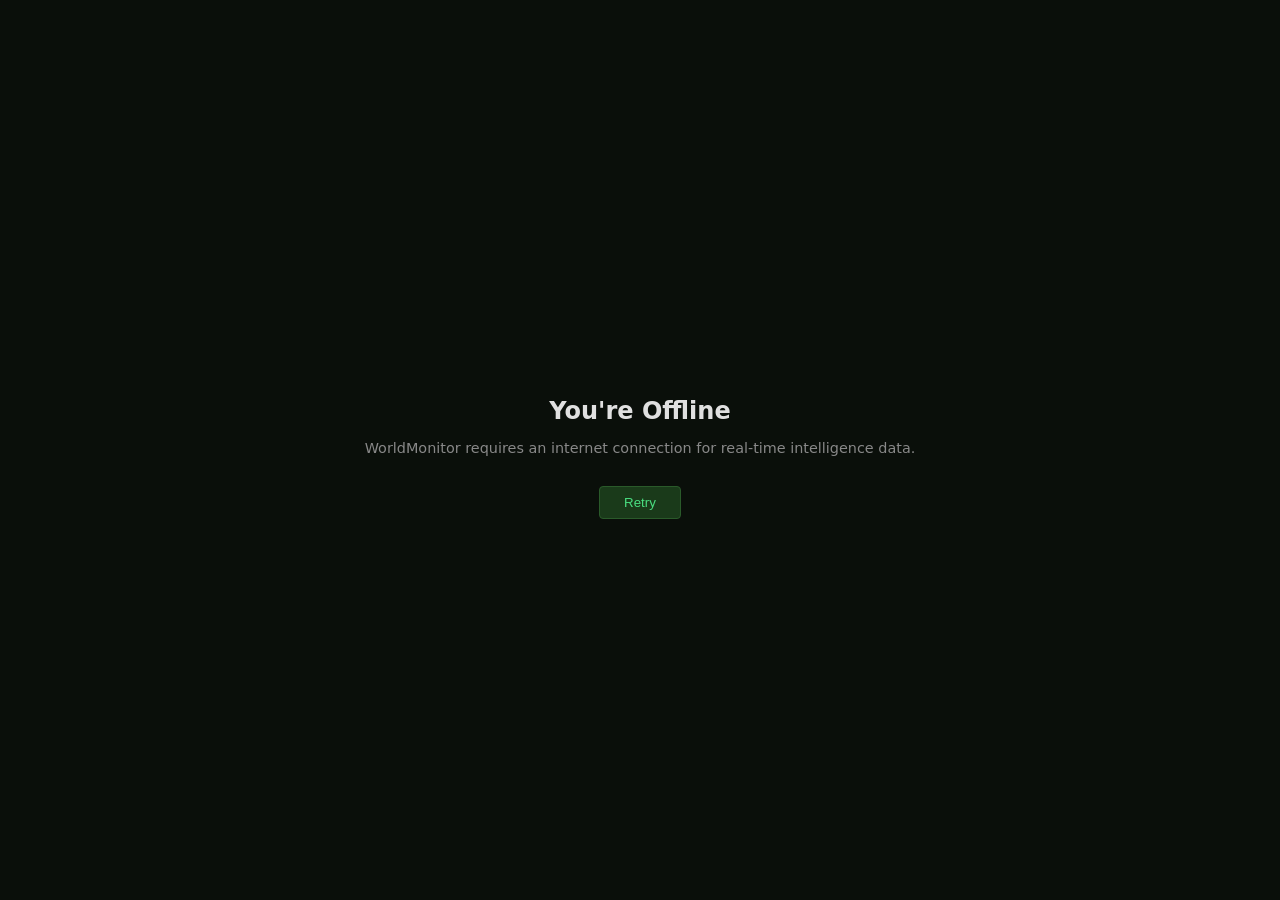
<file: offline.html>
<!DOCTYPE html>
<html lang="en">
<head>
  <meta charset="UTF-8">
  <meta name="viewport" content="width=device-width, initial-scale=1.0">
  <title>WorldMonitor - Offline</title>
  <style>
    body { background: #0a0f0a; color: #e0e0e0; font-family: system-ui;
           display: flex; align-items: center; justify-content: center;
           min-height: 100vh; margin: 0; }
    .c { text-align: center; padding: 2rem; }
    h1 { font-size: 1.5rem; margin-bottom: 0.5rem; }
    p { color: #888; font-size: 0.9rem; }
    button { margin-top: 1rem; padding: 0.5rem 1.5rem; background: #1a3a1a;
             color: #4ade80; border: 1px solid #2a5a2a; border-radius: 4px;
             cursor: pointer; }
  </style>
</head>
<body>
  <div class="c">
    <h1>You're Offline</h1>
    <p>WorldMonitor requires an internet connection for real-time intelligence data.</p>
    <button onclick="location.reload()">Retry</button>
  </div>
</body>
</html>
</file>
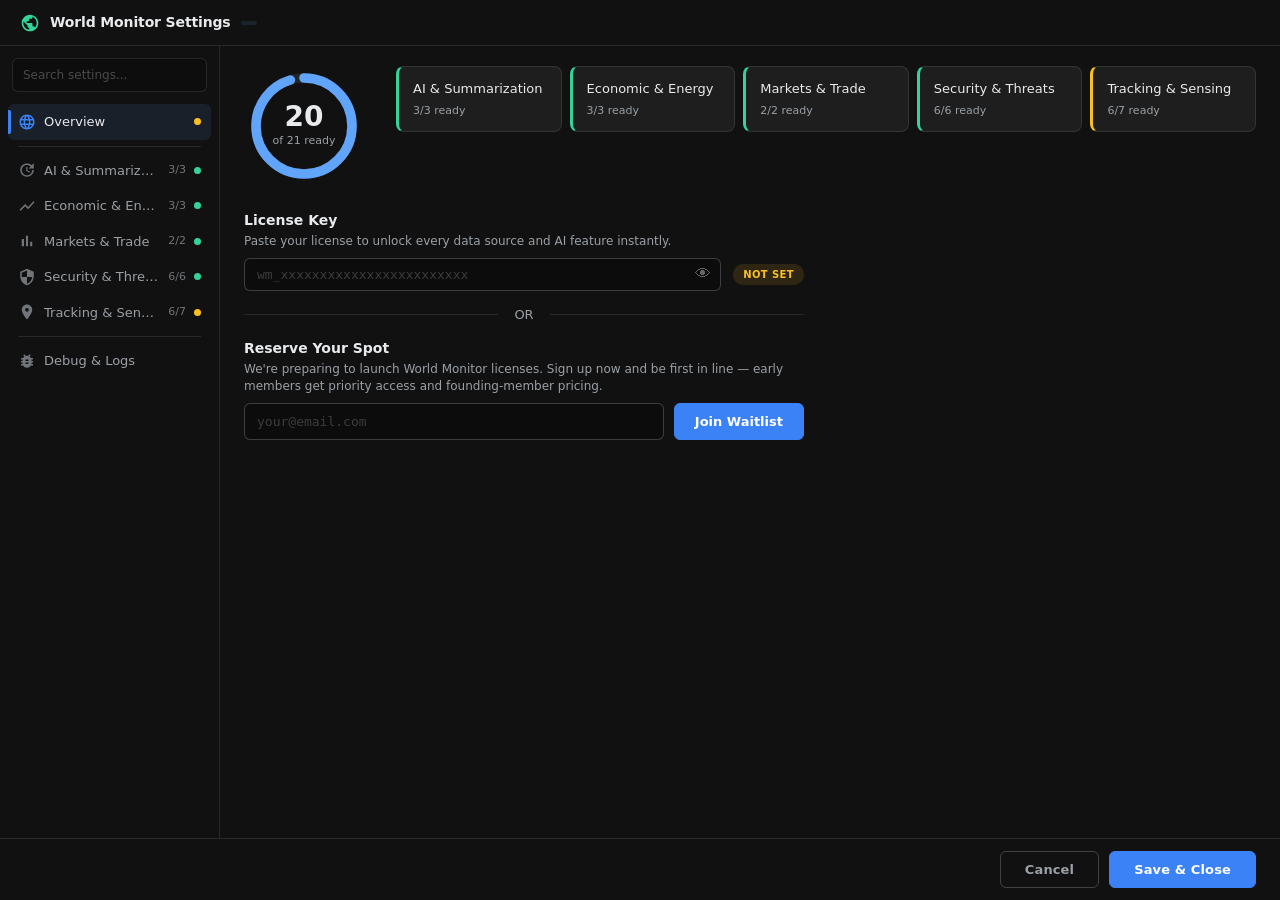
<file: settings.html>
<!doctype html>
<html lang="en">
  <head>
    <meta charset="UTF-8" />
    <meta name="viewport" content="width=device-width, initial-scale=1.0" />
    <title>World Monitor - Real-Time Global Intelligence Dashboard</title>
    <script>(function(){try{var t=localStorage.getItem('worldmonitor-theme');if(t==='light')document.documentElement.dataset.theme='light';}catch(e){}document.documentElement.classList.add('no-transition');})()</script>
    <style>.settings-shell{height:100vh;display:flex;flex-direction:column}.settings-main{display:flex;flex:1;min-height:0}.settings-sidebar{width:220px;flex-shrink:0;border-right:1px solid rgba(255,255,255,0.08);display:flex;flex-direction:column}.settings-content{flex:1;overflow-y:auto;padding:20px 24px}</style>
    <script type="module" crossorigin src="/assets/settings-5iaAvNZ4.js"></script>
    <link rel="modulepreload" crossorigin href="/assets/modulepreload-polyfill-B5Qt9EMX.js">
    <link rel="modulepreload" crossorigin href="/assets/deck-stack-BPZ27_H4.js">
    <link rel="modulepreload" crossorigin href="/assets/d3-XmIvo93E.js">
    <link rel="modulepreload" crossorigin href="/assets/i18n-VWbTNjcU.js">
    <link rel="modulepreload" crossorigin href="/assets/panels-D79YQY46.js">
    <link rel="stylesheet" crossorigin href="/assets/settings-C5sylMvC.css">
    <link rel="stylesheet" crossorigin href="/assets/main-DOfrdYex.css">
  <link rel="manifest" href="/manifest.webmanifest"></head>
  <body style="background:#1a1c1e;color:#e8eaed;margin:0">
    <div class="settings-shell">
      <div class="settings-header">
        <svg class="settings-header-icon" viewBox="0 0 24 24" width="20" height="20"><path fill="currentColor" d="M12 2C6.48 2 2 6.48 2 12s4.48 10 10 10 10-4.48 10-10S17.52 2 12 2zm-1 17.93c-3.95-.49-7-3.85-7-7.93 0-.62.08-1.21.21-1.79L9 15v1c0 1.1.9 2 2 2v1.93zm6.9-2.54c-.26-.81-1-1.39-1.9-1.39h-1v-3c0-.55-.45-1-1-1H8v-2h2c.55 0 1-.45 1-1V7h2c1.1 0 2-.9 2-2v-.41c2.93 1.19 5 4.06 5 7.41 0 2.08-.8 3.97-2.1 5.39z"/></svg>
        <span class="settings-header-title">World Monitor Settings</span>
        <span class="settings-header-badge" id="versionBadge"></span>
      </div>
      <div class="settings-main">
        <div class="settings-sidebar">
          <div class="settings-sidebar-search">
            <input id="settingsSearch" type="text" placeholder="Search settings..." autocomplete="off" />
          </div>
          <nav class="settings-sidebar-nav" id="sidebarNav" role="tablist" aria-label="Settings sections"></nav>
        </div>
        <div class="settings-content" id="contentArea" role="tabpanel"></div>
      </div>
      <footer class="settings-footer">
        <p id="settingsActionStatus" class="settings-action-status" aria-live="polite"></p>
        <button id="cancelBtn" type="button" class="settings-btn settings-btn-secondary">Cancel</button>
        <button id="okBtn" type="button" class="settings-btn settings-btn-primary">Save &amp; Close</button>
      </footer>
    </div>

  </body>
</html>
</file>
<file: assets/settings-C5sylMvC.css>
.settings-shell{--settings-bg: var(--bg-secondary);--settings-surface: var(--surface-hover);--settings-surface-inset: var(--surface);--settings-border: var(--overlay-medium);--settings-border-strong: var(--overlay-heavy);--settings-text: #e8eaed;--settings-text-secondary: #9aa0a6;--settings-accent: var(--semantic-info);--settings-green: #34d399;--settings-yellow: #fbbf24;--settings-red: var(--semantic-critical);--settings-blue: #60a5fa;--font-mono: "SF Mono", "Monaco", "Cascadia Code", "Fira Code", "DejaVu Sans Mono", "Liberation Mono", monospace;height:100vh;background:var(--settings-bg);color:var(--settings-text);font-family:-apple-system,BlinkMacSystemFont,Segoe UI,system-ui,sans-serif;font-size:14px;padding:0;box-sizing:border-box;display:flex;flex-direction:column;-webkit-font-smoothing:antialiased;-moz-osx-font-smoothing:grayscale}.settings-header{display:flex;align-items:center;gap:10px;padding:12px 20px;border-bottom:1px solid var(--settings-border);background:var(--settings-bg);flex-shrink:0}.settings-header-icon{color:var(--settings-green);flex-shrink:0}.settings-header-title{font-size:14px;font-weight:600;color:var(--settings-text);letter-spacing:-.01em}.settings-header-badge{font-size:10px;font-weight:600;padding:2px 8px;border-radius:8px;background:#60a5fa1f;color:var(--settings-blue);letter-spacing:.03em}.settings-main{display:flex;flex:1;min-height:0}.settings-sidebar{width:220px;flex-shrink:0;border-right:1px solid var(--settings-border);display:flex;flex-direction:column;background:var(--settings-bg)}.settings-sidebar-search{padding:12px 12px 8px}.settings-sidebar-search input{width:100%;background:#0003;border:1px solid var(--settings-border);border-radius:6px;color:var(--settings-text);padding:7px 10px;font:inherit;font-size:12px;transition:border-color .15s;box-sizing:border-box}.settings-sidebar-search input:focus{outline:none;border-color:var(--settings-accent);box-shadow:0 0 0 2px #60a5fa26}.settings-sidebar-search input::placeholder{color:#ffffff40}.settings-sidebar-nav{flex:1;overflow-y:auto;padding:4px 8px;scrollbar-width:thin;scrollbar-color:rgba(255,255,255,.08) transparent}.settings-nav-item{display:flex;align-items:center;gap:8px;width:100%;padding:8px 10px;border:none;border-radius:6px;background:transparent;color:var(--settings-text-secondary);font:inherit;font-size:13px;cursor:pointer;transition:background .12s,color .12s;text-align:left;position:relative}.settings-nav-item:hover{background:var(--overlay-subtle);color:var(--settings-text)}.settings-nav-item.active{background:#60a5fa1a;color:var(--settings-text);font-weight:500}.settings-nav-item.active:before{content:"";position:absolute;left:0;top:6px;bottom:6px;width:3px;border-radius:0 2px 2px 0;background:var(--settings-accent)}.settings-nav-item svg{flex-shrink:0;opacity:.7}.settings-nav-item.active svg{opacity:1;color:var(--settings-accent)}.settings-nav-label{flex:1;min-width:0;overflow:hidden;text-overflow:ellipsis;white-space:nowrap}.settings-nav-count{font-size:11px;color:var(--settings-text-secondary);opacity:.7}.settings-nav-dot{width:7px;height:7px;border-radius:50%;flex-shrink:0}.settings-nav-dot.dot-ok{background:var(--settings-green)}.settings-nav-dot.dot-partial{background:var(--settings-yellow)}.settings-nav-dot.dot-warn{background:var(--settings-red);opacity:.7}.settings-nav-sep{height:1px;background:var(--settings-border);margin:6px 10px}.settings-content{flex:1;overflow-y:auto;padding:20px 24px;scrollbar-width:thin;scrollbar-color:rgba(255,255,255,.12) transparent}.settings-content::-webkit-scrollbar{width:6px}.settings-content::-webkit-scrollbar-track{background:transparent}.settings-content::-webkit-scrollbar-thumb{background:#ffffff1f;border-radius:3px}.settings-content::-webkit-scrollbar-thumb:hover{background:#fff3}.settings-section-header{margin-bottom:16px}.settings-section-header h2{margin:0;font-size:18px;font-weight:600;color:var(--settings-text)}.settings-overview{display:flex;gap:32px;align-items:flex-start;margin-bottom:24px}.settings-ov-progress{position:relative;display:flex;align-items:center;justify-content:center;flex-shrink:0}.settings-ov-ring-text{position:absolute;text-align:center}.settings-ov-ring-num{display:block;font-size:28px;font-weight:700;color:var(--settings-text);line-height:1}.settings-ov-ring-label{display:block;font-size:11px;color:var(--settings-text-secondary);margin-top:2px}.settings-ov-cats{display:grid;grid-template-columns:repeat(auto-fill,minmax(160px,1fr));gap:8px;flex:1}.settings-ov-cat{display:flex;flex-direction:column;gap:4px;padding:12px 14px;border:1px solid var(--settings-border);border-radius:8px;background:var(--settings-surface);cursor:pointer;transition:background .15s,border-color .15s;text-align:left;font:inherit;color:inherit}.settings-ov-cat:hover{background:var(--overlay-subtle);border-color:var(--settings-border-strong)}.settings-ov-cat.ov-cat-ok{border-left:3px solid var(--settings-green)}.settings-ov-cat.ov-cat-partial{border-left:3px solid var(--settings-yellow)}.settings-ov-cat.ov-cat-warn{border-left:3px solid var(--settings-red);opacity:.8}.settings-ov-cat-label{font-size:13px;font-weight:500;color:var(--settings-text)}.settings-ov-cat-count{font-size:11px;color:var(--settings-text-secondary)}.settings-ov-license{max-width:560px}.settings-feat-list{display:flex;flex-direction:column;gap:8px}.settings-feat{border:1px solid var(--settings-border);border-radius:8px;background:var(--settings-surface);border-left:3px solid var(--settings-border);transition:border-color .2s;overflow:hidden}.settings-feat.ready{border-left-color:var(--settings-green)}.settings-feat.staged{border-left-color:var(--settings-blue)}.settings-feat.needs{border-left-color:var(--settings-yellow)}.settings-feat-header{display:flex;align-items:center;gap:10px;padding:12px 14px;cursor:pointer;-webkit-user-select:none;user-select:none;transition:background .12s}.settings-feat-header:hover{background:#ffffff05}.settings-feat-toggle-label{flex-shrink:0}.settings-feat-switch{position:relative;width:36px;height:20px;display:inline-block}.settings-feat-switch input{opacity:0;width:0;height:0;position:absolute}.settings-feat-slider{position:absolute;cursor:pointer;top:0;right:0;bottom:0;left:0;background:#ffffff26;border-radius:10px;transition:background .2s}.settings-feat-slider:before{content:"";position:absolute;width:16px;height:16px;left:2px;top:2px;background:#fff;border-radius:50%;transition:transform .2s}.settings-feat-switch input:checked+.settings-feat-slider{background:var(--settings-accent)}.settings-feat-switch input:checked+.settings-feat-slider:before{transform:translate(16px)}.settings-feat-info{flex:1;min-width:0;display:flex;flex-direction:column;gap:2px}.settings-feat-name{font-size:13px;font-weight:600;color:var(--settings-text)}.settings-feat-desc{font-size:11px;color:var(--settings-text-secondary);overflow:hidden;text-overflow:ellipsis;white-space:nowrap}.settings-feat-pill{font-size:10px;font-weight:600;padding:3px 10px;border-radius:10px;text-transform:uppercase;letter-spacing:.04em;white-space:nowrap;flex-shrink:0}.settings-feat-pill.ok{color:var(--settings-green);background:#34d3991f}.settings-feat-pill.warn{color:var(--settings-yellow);background:#fbbf241f}.settings-feat-pill.staged{color:var(--settings-blue);background:#60a5fa1f}.settings-feat-chevron{font-size:12px;color:var(--settings-text-secondary);transition:transform .2s;flex-shrink:0}.settings-feat.expanded .settings-feat-chevron{transform:rotate(90deg)}.settings-feat-body{max-height:0;overflow:hidden;transition:max-height .25s ease}.settings-feat.expanded .settings-feat-body{max-height:600px}.settings-feat-body>:first-child{padding-top:0}.settings-feat-fallback{margin:8px 16px 12px;font-size:12px;color:var(--settings-yellow);line-height:1.4}.settings-feat-cat-tag{margin:0 16px 8px;font-size:11px;font-weight:500;color:var(--settings-text-secondary);opacity:.7}.settings-secret-row{display:grid;grid-template-columns:1fr auto;grid-template-areas:"label status" "input input" "hint hint";gap:4px 8px;padding:8px 16px;align-items:center}.settings-secret-row+.settings-secret-row{border-top:1px solid rgba(255,255,255,.04)}.settings-secret-label{grid-area:label;font-size:12px;font-weight:500;color:var(--settings-text-secondary)}.settings-secret-status{grid-area:status;font-size:11px;font-weight:500;text-align:right}.settings-secret-status.ok{color:var(--settings-green)}.settings-secret-status.warn{color:var(--settings-yellow)}.settings-secret-status.staged{color:var(--settings-blue)}.settings-input-wrapper{grid-area:input;position:relative}.settings-input-wrapper.has-suffix input{padding-right:80px}.settings-secret-row input[data-secret],.settings-secret-row input[data-model-manual]{width:100%;background:#00000040;border:1px solid var(--settings-border-strong);border-radius:6px;color:var(--settings-text);padding:7px 10px;font-size:12px;font-family:var(--font-mono);transition:border-color .15s;box-sizing:border-box}.settings-secret-row input:focus{outline:none;border-color:var(--settings-accent);box-shadow:0 0 0 2px #60a5fa33}.settings-secret-row input::placeholder{color:#fff3}.settings-secret-row input.valid-staged{border-color:#34d39980}.settings-secret-row input.invalid{border-color:var(--settings-red)}.settings-secret-row select[data-model-select]{grid-area:input;width:100%;background:#00000040;border:1px solid var(--settings-border-strong);border-radius:6px;color:var(--settings-text);padding:7px 28px 7px 10px;font-size:12px;font-family:var(--font-mono);cursor:pointer;transition:border-color .15s;-webkit-appearance:none;-moz-appearance:none;appearance:none;background-image:url("data:image/svg+xml,%3Csvg xmlns='http://www.w3.org/2000/svg' width='12' height='12' fill='%239aa0a6'%3E%3Cpath d='M2 4l4 4 4-4'/%3E%3C/svg%3E");background-repeat:no-repeat;background-position:right 10px center;box-sizing:border-box}.settings-secret-row select[data-model-select]:focus{outline:none;border-color:var(--settings-accent);box-shadow:0 0 0 2px #60a5fa33}.settings-secret-row select[data-model-select].valid-staged{border-color:#34d39980}.settings-secret-row select[data-model-select] option{background:#1e1e2e;color:var(--settings-text)}.settings-secret-row input[data-model-manual].hidden-input{display:none!important}.settings-secret-link{position:absolute;right:4px;top:50%;transform:translateY(-50%);font-size:11px;font-weight:600;color:var(--settings-accent);background:#60a5fa1a;border:1px solid rgba(96,165,250,.25);border-radius:4px;padding:4px 10px;text-decoration:none;cursor:pointer;transition:background .15s,border-color .15s}.settings-secret-link:hover{background:#60a5fa33;border-color:var(--settings-accent)}.settings-secret-hint{grid-area:hint;color:var(--settings-red);font-size:11px}.settings-action-status{margin:0;flex:1;font-size:12px;color:var(--settings-text-secondary);overflow:hidden;text-overflow:ellipsis;white-space:nowrap}.settings-action-status.ok{color:var(--settings-green)}.settings-action-status.error{color:var(--settings-red)}.settings-footer{display:flex;align-items:center;gap:10px;padding:12px 24px;border-top:1px solid var(--settings-border);background:var(--settings-bg);flex-shrink:0}.settings-btn{font:inherit;font-size:13px;font-weight:600;padding:8px 24px;border-radius:6px;cursor:pointer;min-width:80px;text-align:center;transition:background .15s,border-color .15s,transform .1s;letter-spacing:.01em}.settings-btn:active{transform:scale(.98)}.settings-btn-secondary{background:transparent;border:1px solid var(--settings-border-strong);color:var(--settings-text-secondary)}.settings-btn-secondary:hover{background:var(--overlay-subtle);color:var(--settings-text);border-color:var(--settings-text-secondary)}.settings-btn-primary{background:var(--settings-accent);border:1px solid var(--settings-accent);color:#fff}.settings-btn-primary:hover{background:color-mix(in srgb,var(--settings-accent) 85%,white);border-color:color-mix(in srgb,var(--settings-accent) 85%,white)}.debug-actions{display:flex;gap:10px;margin-bottom:16px}.debug-actions button{border:1px solid var(--settings-border-strong);background:var(--settings-surface);color:var(--settings-text);font:inherit;font-size:13px;padding:8px 16px;border-radius:6px;cursor:pointer;transition:background .15s}.debug-actions button:hover{background:var(--overlay-medium)}.settings-diagnostics{border:1px solid var(--settings-border);background:var(--settings-surface);border-radius:8px;padding:14px 16px}.diag-header{display:flex;justify-content:space-between;align-items:center;margin-bottom:12px}.diag-header h2{margin:0;font-size:15px;font-weight:600;color:var(--settings-text)}.diag-toggles{display:flex;gap:18px}.diag-toggles label{font-size:13px;display:flex;align-items:center;gap:6px;cursor:pointer;color:var(--settings-text-secondary)}.diag-toggles input[type=checkbox]{accent-color:var(--settings-accent)}.diag-traffic-bar{display:flex;justify-content:space-between;align-items:center;margin-bottom:10px}.diag-traffic-bar h3{margin:0;font-size:13px;font-weight:600;color:var(--settings-text-secondary)}.diag-traffic-bar h3 span{opacity:.6}.diag-traffic-controls{display:flex;gap:10px;align-items:center}.diag-traffic-controls label{font-size:12px;display:flex;align-items:center;gap:5px;color:var(--settings-text-secondary);cursor:pointer}.diag-traffic-controls button{border:1px solid var(--settings-border-strong);background:var(--settings-surface-inset);color:var(--settings-text-secondary);font:inherit;font-size:12px;padding:4px 12px;border-radius:4px;cursor:pointer;transition:background .15s,color .15s}.diag-traffic-controls button:hover{background:var(--overlay-light);color:var(--settings-text)}.diag-traffic-log{max-height:300px;overflow-y:auto;font-size:12px;scrollbar-width:thin;scrollbar-color:rgba(255,255,255,.12) transparent}.diag-traffic-log::-webkit-scrollbar{width:5px}.diag-traffic-log::-webkit-scrollbar-track{background:transparent}.diag-traffic-log::-webkit-scrollbar-thumb{background:#ffffff1f;border-radius:3px}.diag-empty{color:var(--settings-text-secondary);font-style:italic;margin:12px 0;font-size:13px}.diag-table{width:100%;border-collapse:collapse;font-family:var(--font-mono);font-size:12px}.diag-table th{text-align:left;padding:6px 10px;border-bottom:1px solid var(--settings-border-strong);color:var(--settings-text);font-weight:600;font-size:11px;text-transform:uppercase;letter-spacing:.04em;position:sticky;top:0;background:var(--settings-surface)}.diag-table td{padding:5px 10px;border-bottom:1px solid var(--overlay-subtle);white-space:nowrap;overflow:hidden;text-overflow:ellipsis;max-width:300px}.diag-table td:nth-child(3){max-width:260px}tr.diag-ok td{color:var(--settings-text-secondary)}tr.diag-warn td{color:var(--settings-yellow)}tr.diag-err td{color:var(--settings-red)}.wm-tab{max-width:600px;margin:0 auto}.wm-hero{text-align:center;padding:18px 20px;margin-bottom:16px;border:1px solid rgba(52,211,153,.15);border-radius:12px;background:linear-gradient(180deg,rgba(52,211,153,.04) 0%,transparent 100%)}.wm-hero-title{margin:0 0 8px;font-size:22px;font-weight:700;color:var(--settings-text);letter-spacing:-.01em}.wm-hero-desc{margin:0 auto;font-size:13px;color:var(--settings-text-secondary);line-height:1.5;max-width:480px}.wm-divider{display:flex;align-items:center;gap:16px;margin:14px 0;color:var(--settings-text-secondary);font-size:13px;font-weight:500}.wm-divider:before,.wm-divider:after{content:"";flex:1;height:1px;background:var(--settings-border)}.wm-byok{margin-top:14px;padding:12px 16px;background:var(--settings-surface);border-radius:8px;border:1px solid var(--settings-border)}.wm-byok-title{margin:0 0 2px;font-size:13px;font-weight:600;color:var(--settings-text)}.wm-byok-desc{margin:0;font-size:12px;color:var(--settings-text-secondary);line-height:1.4}.wm-section{margin-bottom:12px}.wm-section-title{margin:0 0 2px;font-size:14px;font-weight:600;color:var(--settings-text)}.wm-section-desc{margin:0 0 8px;font-size:12px;color:var(--settings-text-secondary);line-height:1.4}.wm-key-row{display:flex;align-items:center;gap:12px}.wm-input-wrap{position:relative;flex:1}.wm-input{width:100%;background:#00000040;border:1px solid var(--settings-border-strong);border-radius:6px;color:var(--settings-text);padding:8px 36px 8px 12px;font-size:13px;font-family:var(--font-mono);transition:border-color .15s;box-sizing:border-box}.wm-input:focus{outline:none;border-color:var(--settings-accent);box-shadow:0 0 0 2px #60a5fa33}.wm-input::placeholder{color:#fff3}.wm-toggle-vis{position:absolute;right:6px;top:50%;transform:translateY(-50%);background:none;border:none;color:var(--settings-text-secondary);cursor:pointer;font-size:16px;padding:2px 4px;opacity:.6;transition:opacity .15s}.wm-toggle-vis:hover{opacity:1}.wm-badge{font-size:10px;font-weight:600;padding:3px 10px;border-radius:10px;text-transform:uppercase;letter-spacing:.04em;white-space:nowrap}.wm-badge.ok{color:var(--settings-green);background:#34d3991f}.wm-badge.warn{color:var(--settings-yellow);background:#fbbf241f}.wm-register-row{display:flex;gap:10px}.wm-email{flex:1}.wm-submit-btn{background:var(--settings-accent);border:1px solid var(--settings-accent);color:#fff;font:inherit;font-size:13px;font-weight:600;padding:8px 20px;border-radius:6px;cursor:pointer;white-space:nowrap;transition:background .15s}.wm-submit-btn:hover{background:color-mix(in srgb,var(--settings-accent) 85%,white)}.wm-submit-btn:disabled{opacity:.5;cursor:not-allowed}.wm-reg-status{margin:8px 0 0;font-size:13px;min-height:20px}.wm-reg-status.ok{color:var(--settings-green)}.wm-reg-status.error{color:var(--settings-red)}.settings-content.fade-out{opacity:0;transition:opacity .1s ease}.settings-content.fade-in{opacity:1;transition:opacity .15s ease}.settings-content mark{background:#fbbf2440;color:inherit;border-radius:2px;padding:0 1px}.settings-search-empty{text-align:center;padding:60px 20px;color:var(--settings-text-secondary)}.settings-search-empty p{font-size:14px}@media(max-width:860px){.settings-sidebar{width:180px}.settings-ov-cats{grid-template-columns:1fr}.settings-overview{flex-direction:column;align-items:center}.debug-actions{width:100%;justify-content:flex-start;flex-wrap:wrap}}
</file>
<file: assets/main-DOfrdYex.css>
[dir=rtl] .lang-select{padding:4px 6px 4px 24px;background-position:left 8px center;margin-right:0;margin-left:8px}[dir=rtl] .variant-switcher{margin-right:0;margin-left:6px}[dir=rtl] .version{margin-left:0;margin-right:6px}[dir=rtl] .update-toast{right:auto;left:16px}[dir=rtl] .github-link{margin-left:0;margin-right:8px}[dir=rtl] .search-btn{margin-right:0;margin-left:8px}[dir=rtl] .panel-summary,[dir=rtl] .signal-item{border-left:none;border-right:3px solid var(--accent)}[dir=rtl] .signal-item.velocity_spike{border-right-color:var(--red)}[dir=rtl] .signal-item.keyword_spike{border-right-color:var(--semantic-high)}[dir=rtl] .signal-item.prediction_leads_news{border-right-color:var(--yellow)}[dir=rtl] .signal-item.silent_divergence{border-right-color:var(--green)}[dir=rtl] .signal-item.convergence{border-right-color:var(--defcon-4)}[dir=rtl] .signal-item.triangulation{border-right-color:var(--semantic-high)}[dir=rtl] .signal-item.flow_drop{border-right-color:var(--semantic-info)}[dir=rtl] .signal-item.flow_price_divergence{border-right-color:var(--semantic-normal)}[dir=rtl] .news-card,[dir=rtl] .popup-header,[dir=rtl] .trending-topic-item,[dir=rtl] .intel-item{border-left:none;border-right-width:3px;border-right-style:solid}[dir=rtl] .item.alert{border-left:none;border-right:2px solid var(--red);padding-left:0;padding-right:8px;margin-left:0;margin-right:-8px}[dir=rtl] .panel-info-tooltip ul{padding-left:0;padding-right:14px}[dir=rtl] .related-asset,[dir=rtl] .export-option{text-align:right}[dir=rtl] .cii-share-btn,[dir=rtl] .country-intel-share-btn,[dir=rtl] .sources-counter{margin-left:0;margin-right:auto}[dir=rtl] .sources-counter{margin-right:auto;margin-left:12px}.fires-panel-content{font-size:12px}.fires-table{width:100%;border-collapse:collapse}.fires-table th{text-align:left;color:var(--text-muted);font-weight:600;font-size:10px;text-transform:uppercase;padding:4px 8px;border-bottom:1px solid var(--border)}.fires-table td{padding:5px 8px;border-bottom:1px solid var(--border-subtle);color:var(--text-secondary)}.fire-row:hover{background:var(--surface-hover)}.fire-row.fires-high .fire-region{color:var(--threat-high)}.fire-row.fires-high .fire-hi{color:var(--threat-critical);font-weight:600}.fire-count,.fire-hi,.fire-frp{text-align:right;font-variant-numeric:tabular-nums}.fire-totals{border-top:1px solid var(--border-strong)}.fire-totals td{color:var(--accent);font-weight:600}.fires-footer{display:flex;justify-content:space-between;padding:8px 8px 0;color:var(--text-faint);font-size:10px}.popexp-panel-content{font-size:12px}.popexp-summary{display:flex;justify-content:space-between;align-items:center;padding:8px 10px;margin-bottom:6px;background:color-mix(in srgb,var(--threat-critical) 8%,transparent);border-radius:4px;border-left:3px solid var(--threat-critical)}.popexp-label{color:var(--text-dim);font-size:11px;text-transform:uppercase;letter-spacing:.5px}.popexp-total{color:var(--accent);font-size:16px;font-weight:700;font-variant-numeric:tabular-nums}.popexp-list{display:flex;flex-direction:column}.popexp-card{padding:6px 10px;border-bottom:1px solid var(--border-subtle)}.popexp-card:hover{background:var(--surface-hover)}.popexp-card-name{color:var(--text);font-size:12px;line-height:1.4;margin-bottom:3px;word-break:break-word}.popexp-card-meta{display:flex;justify-content:space-between;align-items:center}.popexp-card-pop{color:var(--threat-critical);font-size:11px;font-variant-numeric:tabular-nums;font-weight:500}.popexp-pop-large{color:var(--accent);font-weight:700}.popexp-card-radius{color:var(--text-muted);font-size:11px;font-variant-numeric:tabular-nums}.climate-panel-content{font-size:12px}.climate-table{width:100%;border-collapse:collapse}.climate-table th{text-align:left;color:var(--text-muted);font-weight:600;font-size:10px;text-transform:uppercase;padding:4px 8px;border-bottom:1px solid var(--border)}.climate-table th:nth-child(2),.climate-table th:nth-child(3){text-align:right}.climate-table td{padding:5px 8px;border-bottom:1px solid var(--border-subtle);color:var(--text-secondary)}.climate-row{cursor:pointer}.climate-row:hover{background:var(--surface-hover)}.climate-extreme-row{background:color-mix(in srgb,var(--semantic-critical) 5%,transparent)}.climate-extreme-row:hover{background:color-mix(in srgb,var(--semantic-critical) 10%,transparent)}.climate-zone{white-space:nowrap}.climate-icon{margin-right:6px}.climate-num{text-align:right;font-variant-numeric:tabular-nums}.climate-warm{color:var(--semantic-high)}.climate-cold,.climate-wet{color:var(--semantic-low)}.climate-dry{color:var(--threat-high)}.climate-badge{font-size:9px;font-weight:700;padding:2px 6px;border-radius:3px;letter-spacing:.5px}.severity-extreme{background:color-mix(in srgb,var(--semantic-critical) 20%,transparent);color:var(--semantic-critical)}.severity-moderate{background:color-mix(in srgb,var(--semantic-high) 15%,transparent);color:var(--semantic-high)}.severity-normal{background:var(--overlay-medium);color:var(--text-dim)}.disp-panel-content{font-size:12px}.disp-stats-grid{display:grid;grid-template-columns:repeat(4,1fr);gap:6px;margin-bottom:8px}.disp-stat-box{background:var(--overlay-subtle);border:1px solid var(--border);border-radius:4px;padding:8px 6px;text-align:center}.disp-stat-value{display:block;font-size:16px;font-weight:700;color:var(--text-secondary);font-variant-numeric:tabular-nums}.disp-stat-label{display:block;font-size:9px;color:var(--text-muted);text-transform:uppercase;letter-spacing:.5px;margin-top:2px}.disp-stat-refugees .disp-stat-value{color:var(--threat-critical)}.disp-stat-asylum .disp-stat-value{color:var(--threat-high)}.disp-stat-idps .disp-stat-value{color:var(--threat-medium)}.disp-stat-total .disp-stat-value{color:var(--accent)}.disp-tabs{display:flex;gap:2px;margin-bottom:6px}.disp-tab{background:transparent;border:1px solid var(--border-strong);color:var(--text-dim);padding:4px 14px;font-size:11px;cursor:pointer;border-radius:3px;transition:all .15s}.disp-tab:hover{border-color:var(--text-faint);color:var(--text-secondary)}.disp-tab-active{background:color-mix(in srgb,var(--threat-critical) 10%,transparent);border-color:var(--threat-critical);color:var(--threat-critical)}.disp-table{width:100%;border-collapse:collapse}.disp-table th{text-align:left;color:var(--text-muted);font-weight:600;font-size:10px;text-transform:uppercase;padding:4px 8px;border-bottom:1px solid var(--border)}.disp-table th:nth-child(3){text-align:right}.disp-table td{padding:5px 8px;border-bottom:1px solid var(--border-subtle);color:var(--text-secondary)}.disp-row{cursor:pointer}.disp-row:hover{background:var(--surface-hover)}.disp-name{white-space:nowrap}.disp-status{width:70px}.disp-badge{font-size:9px;font-weight:700;padding:2px 6px;border-radius:3px;letter-spacing:.5px}.disp-crisis{background:color-mix(in srgb,var(--semantic-critical) 20%,transparent);color:var(--semantic-critical)}.disp-high{background:color-mix(in srgb,var(--semantic-high) 15%,transparent);color:var(--semantic-high)}.disp-elevated{background:color-mix(in srgb,var(--semantic-elevated) 12%,transparent);color:var(--semantic-elevated)}.disp-count{text-align:right;font-variant-numeric:tabular-nums}.ucdp-panel-content{font-size:12px}.ucdp-header{display:flex;justify-content:space-between;align-items:center;margin-bottom:6px;flex-wrap:wrap;gap:4px}.ucdp-tabs{display:flex;gap:2px}.ucdp-tab{background:transparent;border:1px solid var(--border-strong);color:var(--text-dim);padding:4px 10px;font-size:11px;cursor:pointer;border-radius:3px;transition:all .15s}.ucdp-tab:hover{border-color:var(--text-faint);color:var(--text-secondary)}.ucdp-tab-active{background:color-mix(in srgb,var(--threat-critical) 10%,transparent);border-color:var(--threat-critical);color:var(--threat-critical)}.ucdp-tab-count{font-variant-numeric:tabular-nums;opacity:.7;margin-left:2px}.ucdp-total-deaths{color:var(--threat-critical);font-size:11px;font-weight:600;font-variant-numeric:tabular-nums}.ucdp-table{width:100%;border-collapse:collapse}.ucdp-table th{text-align:left;color:var(--text-muted);font-weight:600;font-size:10px;text-transform:uppercase;padding:4px 8px;border-bottom:1px solid var(--border)}.ucdp-table th:nth-child(2){text-align:right}.ucdp-table td{padding:5px 8px;border-bottom:1px solid var(--border-subtle);color:var(--text-secondary)}.ucdp-row{cursor:pointer}.ucdp-row:hover{background:var(--surface-hover)}.ucdp-date{color:var(--text-muted);white-space:nowrap}.ucdp-deaths{text-align:right;font-variant-numeric:tabular-nums;white-space:nowrap}.ucdp-deaths-state{color:var(--semantic-critical);font-weight:600}.ucdp-deaths-nonstate{color:var(--semantic-high);font-weight:600}.ucdp-deaths-onesided{color:var(--semantic-elevated);font-weight:600}.ucdp-deaths-zero{color:var(--text-faint)}.ucdp-range{color:var(--text-faint);font-size:10px}.ucdp-actors{max-width:180px;overflow:hidden;text-overflow:ellipsis;white-space:nowrap;color:var(--text-dim);font-size:11px}.ucdp-country{white-space:nowrap}.wm-dl-panel{position:fixed;bottom:0;right:0;z-index:900;width:230px;background:var(--surface);border-left:3px solid var(--green);border-top:1px solid var(--border);border-top-left-radius:8px;padding:14px;transform:translate(110%);transition:transform .4s cubic-bezier(.4,0,.2,1);font-family:inherit}.wm-dl-panel.wm-dl-show{transform:translate(0)}.wm-dl-head{display:flex;align-items:center;justify-content:space-between;margin-bottom:8px}.wm-dl-title{font-size:11px;font-weight:700;color:var(--green);text-transform:uppercase;letter-spacing:.5px;display:flex;align-items:center;gap:5px}.wm-dl-close{background:none;border:none;color:var(--text-dim);font-size:14px;cursor:pointer;padding:0 2px;line-height:1}.wm-dl-close:hover{color:var(--text)}.wm-dl-body{font-size:11px;color:var(--text-dim);line-height:1.5;margin-bottom:12px}.wm-dl-btns{display:flex;flex-direction:column;gap:5px}.wm-dl-btn{display:flex;align-items:center;gap:6px;padding:7px 10px;border-radius:6px;font-size:10px;font-weight:600;cursor:pointer;text-decoration:none;transition:background .15s}.wm-dl-btn.mac{background:color-mix(in srgb,var(--green) 10%,transparent);border:1px solid color-mix(in srgb,var(--green) 20%,transparent);color:var(--green)}.wm-dl-btn.mac:hover{background:color-mix(in srgb,var(--green) 18%,transparent)}.wm-dl-btn.win{background:color-mix(in srgb,var(--semantic-info) 8%,transparent);border:1px solid color-mix(in srgb,var(--semantic-info) 18%,transparent);color:var(--semantic-info)}.wm-dl-btn.win:hover{background:color-mix(in srgb,var(--semantic-info) 15%,transparent)}.wm-dl-btn.linux{background:color-mix(in srgb,var(--semantic-elevated) 8%,transparent);border:1px solid color-mix(in srgb,var(--semantic-elevated) 18%,transparent);color:var(--semantic-elevated)}.wm-dl-btn.linux:hover{background:color-mix(in srgb,var(--semantic-elevated) 15%,transparent)}.wm-dl-toggle{background:none;border:none;color:var(--text-dim, #888);font-size:9px;cursor:pointer;padding:4px 0 0;text-align:center;width:100%}.wm-dl-toggle:hover{color:var(--text, #e8e8e8)}.giving-panel-content{font-size:12px}.giving-stats-grid{display:grid;grid-template-columns:repeat(4,1fr);gap:6px;margin-bottom:8px}.giving-stat-box{background:var(--overlay-subtle);border:1px solid var(--border);border-radius:4px;padding:8px 6px;text-align:center}.giving-stat-value{display:block;font-size:16px;font-weight:700;color:var(--text-secondary);font-variant-numeric:tabular-nums}.giving-stat-label{display:block;font-size:9px;color:var(--text-muted);text-transform:uppercase;letter-spacing:.5px;margin-top:2px}.giving-stat-index .giving-stat-value{font-size:22px}.giving-tabs{display:flex;gap:2px;margin-bottom:6px;flex-wrap:wrap}.giving-tab{background:transparent;border:1px solid var(--border-strong);color:var(--text-dim);padding:4px 10px;font-size:11px;cursor:pointer;border-radius:3px;transition:all .15s}.giving-tab:hover{border-color:var(--text-faint);color:var(--text-secondary)}.giving-tab-active{background:color-mix(in srgb,var(--semantic-positive, #44ff88) 10%,transparent);border-color:var(--semantic-positive, #44ff88);color:var(--semantic-positive, #44ff88)}.giving-table{width:100%;border-collapse:collapse}.giving-table th{text-align:left;color:var(--text-muted);font-weight:600;font-size:10px;text-transform:uppercase;padding:4px 8px;border-bottom:1px solid var(--border)}.giving-table td{padding:5px 8px;border-bottom:1px solid var(--border-subtle);color:var(--text-secondary)}.giving-row:hover{background:var(--surface-hover)}.giving-platform-name{white-space:nowrap;font-weight:600}.giving-platform-vol{text-align:right;font-variant-numeric:tabular-nums;color:var(--accent)}.giving-platform-vel{text-align:right;font-variant-numeric:tabular-nums}.giving-platform-fresh{text-align:right}.giving-fresh-badge{font-size:9px;font-weight:600;padding:2px 6px;border-radius:3px;letter-spacing:.5px}.giving-fresh-live{background:color-mix(in srgb,var(--semantic-positive, #44ff88) 15%,transparent);color:var(--semantic-positive, #44ff88)}.giving-fresh-daily{background:color-mix(in srgb,var(--accent) 12%,transparent);color:var(--accent)}.giving-fresh-weekly{background:color-mix(in srgb,var(--semantic-elevated) 12%,transparent);color:var(--semantic-elevated)}.giving-fresh-annual{background:color-mix(in srgb,var(--text-muted) 10%,transparent);color:var(--text-muted)}.giving-cat-table th:nth-child(2){text-align:right}.giving-cat-name{white-space:nowrap}.giving-share-bar{display:inline-block;width:60px;height:6px;background:var(--border);border-radius:3px;vertical-align:middle;margin-right:6px}.giving-share-fill{height:100%;border-radius:3px;background:var(--accent)}.giving-share-label{font-variant-numeric:tabular-nums;font-size:11px}.giving-trending-badge{font-size:8px;font-weight:700;padding:1px 4px;border-radius:2px;background:color-mix(in srgb,var(--semantic-positive, #44ff88) 12%,transparent);color:var(--semantic-positive, #44ff88);letter-spacing:.5px;vertical-align:middle;margin-left:4px}.giving-crypto-stats{display:grid;grid-template-columns:repeat(3,1fr);gap:6px;margin-bottom:10px}.giving-section-title{font-size:10px;color:var(--text-muted);text-transform:uppercase;letter-spacing:.5px;margin-bottom:4px;font-weight:600}.giving-receiver-list{list-style:none;padding:0;margin:0}.giving-receiver-list li{padding:3px 8px;border-bottom:1px solid var(--border-subtle);color:var(--text-secondary);font-size:11px}.giving-receiver-list li:last-child{border-bottom:none}.giving-inst-grid{display:grid;grid-template-columns:repeat(2,1fr);gap:6px}.sa-panel-content{font-size:12px}.sa-summary{display:grid;grid-template-columns:repeat(3,1fr);gap:6px;margin-bottom:8px}.sa-summary-item{background:var(--overlay-subtle);border:1px solid var(--border);border-radius:4px;padding:8px 6px;text-align:center}.sa-summary-count{display:block;font-size:18px;font-weight:700;font-variant-numeric:tabular-nums}.sa-summary-label{display:block;font-size:8px;color:var(--text-muted);text-transform:uppercase;letter-spacing:.5px;margin-top:2px}.sa-summary-item.sa-level-dnt .sa-summary-count{color:var(--semantic-critical)}.sa-summary-item.sa-level-reconsider .sa-summary-count{color:var(--semantic-high)}.sa-summary-item.sa-level-caution .sa-summary-count{color:var(--semantic-elevated)}.sa-filters{display:flex;gap:2px;margin-bottom:6px;flex-wrap:wrap}.sa-filter{background:transparent;border:1px solid var(--border-strong);color:var(--text-dim);padding:3px 10px;font-size:10px;cursor:pointer;border-radius:3px;transition:all .15s}.sa-filter:hover{border-color:var(--text-faint);color:var(--text-secondary)}.sa-filter-active{background:color-mix(in srgb,var(--accent) 10%,transparent);border-color:var(--accent);color:var(--accent)}.sa-list{display:flex;flex-direction:column;gap:4px}.sa-item{padding:8px;border-radius:4px;border-left:3px solid var(--border);background:var(--overlay-subtle)}.sa-item.sa-level-dnt{border-left-color:var(--semantic-critical)}.sa-item.sa-level-reconsider{border-left-color:var(--semantic-high)}.sa-item.sa-level-caution{border-left-color:var(--semantic-elevated)}.sa-item.sa-level-normal{border-left-color:var(--semantic-normal)}.sa-item.sa-level-info{border-left-color:var(--text-muted)}.sa-item-header{display:flex;align-items:center;gap:6px;margin-bottom:4px}.sa-badge{font-size:8px;font-weight:700;padding:2px 6px;border-radius:3px;letter-spacing:.5px;text-transform:uppercase}.sa-badge.sa-level-dnt{background:color-mix(in srgb,var(--semantic-critical) 20%,transparent);color:var(--semantic-critical)}.sa-badge.sa-level-reconsider{background:color-mix(in srgb,var(--semantic-high) 15%,transparent);color:var(--semantic-high)}.sa-badge.sa-level-caution{background:color-mix(in srgb,var(--semantic-elevated) 12%,transparent);color:var(--semantic-elevated)}.sa-badge.sa-level-normal{background:color-mix(in srgb,var(--semantic-normal) 10%,transparent);color:var(--semantic-normal)}.sa-badge.sa-level-info{background:color-mix(in srgb,var(--text-muted) 10%,transparent);color:var(--text-muted)}.sa-source{font-size:10px;color:var(--text-muted);margin-left:auto}.sa-title{display:block;color:var(--text-secondary);text-decoration:none;font-size:11px;line-height:1.35}.sa-title:hover{color:var(--accent);text-decoration:underline}.sa-time{font-size:9px;color:var(--text-muted);margin-top:3px}.sa-footer{display:flex;align-items:center;justify-content:space-between;margin-top:8px;padding-top:6px;border-top:1px solid var(--border-subtle)}.sa-footer-source{font-size:9px;color:var(--text-muted)}.sa-refresh-btn{background:transparent;border:1px solid var(--border);color:var(--text-dim);padding:3px 10px;font-size:10px;cursor:pointer;border-radius:3px}.sa-refresh-btn:hover{border-color:var(--accent);color:var(--accent)}.oref-panel-content{font-size:12px}.oref-status{display:flex;align-items:center;gap:8px;padding:10px;border-radius:4px;margin-bottom:8px;font-weight:600}.oref-ok{background:color-mix(in srgb,var(--semantic-normal) 10%,transparent);color:var(--semantic-normal)}.oref-danger{background:color-mix(in srgb,var(--semantic-critical) 12%,transparent);color:var(--semantic-critical)}.oref-status-icon{font-size:16px}.oref-pulse{width:10px;height:10px;border-radius:50%;background:var(--semantic-critical);animation:oref-pulse-anim 1.2s ease-in-out infinite;flex-shrink:0}@keyframes oref-pulse-anim{0%,to{opacity:1;box-shadow:0 0 color-mix(in srgb,var(--semantic-critical) 60%,transparent)}50%{opacity:.6;box-shadow:0 0 0 6px transparent}}.oref-list{display:flex;flex-direction:column;gap:4px}.oref-alert-row{padding:8px;border-radius:4px;border-left:3px solid var(--semantic-critical);background:var(--overlay-subtle)}.oref-alert-header{display:flex;align-items:center;justify-content:space-between;margin-bottom:3px}.oref-alert-title{font-size:11px;font-weight:600;color:var(--text-primary)}.oref-alert-time{font-size:9px;color:var(--text-muted)}.oref-alert-areas{font-size:10px;color:var(--text-secondary);line-height:1.35}.oref-history-section{margin-top:8px;padding-top:6px;border-top:1px solid var(--border-subtle)}.oref-history-title{font-size:9px;color:var(--text-muted);margin-bottom:6px;text-align:center}.oref-wave-list{display:flex;flex-direction:column;gap:3px;max-height:320px;overflow-y:auto}.oref-wave-row{padding:5px 8px;border-radius:4px;border-left:3px solid var(--border-subtle);background:var(--overlay-subtle)}.oref-wave-recent{border-left-color:var(--semantic-warning, #f59e0b)}.oref-wave-header{display:flex;align-items:center;gap:6px;margin-bottom:2px}.oref-wave-time{font-size:9px;color:var(--text-muted)}.oref-wave-summary{font-size:10px;color:var(--text-secondary);line-height:1.3}.oref-recent-badge{font-size:8px;font-weight:700;color:var(--semantic-warning, #f59e0b);background:color-mix(in srgb,var(--semantic-warning, #f59e0b) 12%,transparent);padding:1px 4px;border-radius:3px;text-transform:uppercase;letter-spacing:.5px}.fdi-search-row{display:flex;align-items:center;gap:6px;margin-bottom:6px}.fdi-search{flex:1;min-width:0;background:var(--overlay-subtle);border:1px solid var(--border);border-radius:4px;color:var(--text);font-size:11px;padding:6px 8px;outline:none;transition:border-color .15s}.fdi-search::placeholder{color:var(--text-faint)}.fdi-search:focus{border-color:var(--accent)}.fdi-filter-toggle{flex-shrink:0;width:28px;height:28px;background:var(--overlay-subtle);border:1px solid var(--border);border-radius:4px;color:var(--text-dim);font-size:13px;cursor:pointer;display:flex;align-items:center;justify-content:center;transition:all .15s}.fdi-filter-toggle:hover{border-color:var(--accent);color:var(--accent)}.fdi-filter-toggle.fdi-filters-active{border-color:var(--accent);color:var(--accent);background:color-mix(in srgb,var(--accent) 10%,transparent)}.fdi-filters{display:none;flex-wrap:wrap;gap:4px;margin-bottom:6px}.fdi-filters.fdi-filters-open{display:flex}.fdi-filter{background:var(--overlay-subtle);border:1px solid var(--border);border-radius:3px;color:var(--text-secondary);font-size:10px;padding:3px 6px;outline:none;cursor:pointer;max-width:140px}.fdi-filter:focus{border-color:var(--accent)}.fdi-sort-pills{display:flex;gap:2px;flex-wrap:wrap;margin-top:4px;width:100%}.fdi-sort{background:transparent;border:1px solid var(--border-strong);border-radius:3px;color:var(--text-dim);font-size:9px;padding:2px 7px;cursor:pointer;transition:all .15s;white-space:nowrap}.fdi-sort:hover{border-color:var(--text-faint);color:var(--text-secondary)}.fdi-sort.fdi-sort-active{border-color:var(--accent);color:var(--accent);background:color-mix(in srgb,var(--accent) 8%,transparent)}.fdi-list{display:flex;flex-direction:column}.fdi-row{display:flex;flex-wrap:wrap;align-items:baseline;padding:7px 8px;border-bottom:1px solid var(--border-subtle);cursor:pointer;transition:background .1s;gap:0 6px}.fdi-row:hover{background:var(--surface-hover)}.fdi-row-line1{display:flex;align-items:baseline;width:100%;min-width:0;gap:6px}.fdi-flag{flex-shrink:0}.fdi-asset-name{font-size:12px;font-weight:600;color:var(--text);white-space:nowrap;overflow:hidden;text-overflow:ellipsis;min-width:0;flex:1}.fdi-entity-sub{font-size:10px;color:var(--text-muted);flex-shrink:0}.fdi-usd{font-size:12px;font-weight:600;color:var(--accent);font-variant-numeric:tabular-nums;flex-shrink:0;margin-left:auto}.fdi-row-line2{display:flex;align-items:center;width:100%;gap:6px;padding-left:22px;margin-top:1px}.fdi-country{font-size:10px;color:var(--text-dim);white-space:nowrap}.fdi-sector-badge{font-size:9px;font-weight:600;padding:1px 5px;border-radius:3px;letter-spacing:.3px;background:color-mix(in srgb,var(--accent) 10%,transparent);color:var(--accent)}.fdi-status-dot{display:inline-block;width:6px;height:6px;border-radius:50%;margin-right:3px;vertical-align:middle;flex-shrink:0}.fdi-status-label{font-size:10px;color:var(--text-dim);white-space:nowrap}.fdi-year{font-size:10px;color:var(--text-muted);font-variant-numeric:tabular-nums;margin-left:auto}.fdi-empty{padding:20px 8px;text-align:center;color:var(--text-faint);font-size:11px}.map-bottom-grid{display:grid;grid-template-columns:repeat(3,1fr);grid-auto-flow:row dense;grid-auto-rows:1fr;align-items:stretch;gap:8px;padding:12px;background:color-mix(in srgb,var(--surface) 40%,var(--bg));border-top:1px solid var(--border);flex:1;min-height:120px;overflow-y:auto;flex-shrink:0;transition:all .2s ease;position:relative;z-index:5}.map-bottom-grid:after{content:"Drop panels here to move them below the map";position:absolute;top:50%;left:50%;transform:translate(-50%,-50%);display:flex;align-items:center;justify-content:center;height:80%;width:90%;border:2px dashed var(--border);border-radius:8px;color:var(--text-muted);font-size:12px;font-weight:500;text-transform:uppercase;letter-spacing:1px;opacity:.4;pointer-events:none;transition:opacity .2s}.map-bottom-grid:not(:empty):after{opacity:0}.map-bottom-grid:hover{background:color-mix(in srgb,var(--surface) 60%,var(--bg));border-top-color:var(--accent)}@media(max-width:1599px){.map-bottom-grid{display:none!important}}.map-bottom-grid .panel{height:100%;min-height:150px}:root{--bg: #0a0a0a;--bg-secondary: #111;--surface: #141414;--surface-hover: #1e1e1e;--surface-active: #1a1a2e;--border: #2a2a2a;--border-strong: #444;--border-subtle: #1a1a1a;--text: #e8e8e8;--text-secondary: #ccc;--text-dim: #888;--text-muted: #666;--text-faint: #555;--text-ghost: #444;--accent: #fff;--overlay-subtle: rgba(255, 255, 255, .03);--overlay-light: rgba(255, 255, 255, .05);--overlay-medium: rgba(255, 255, 255, .1);--overlay-heavy: rgba(255, 255, 255, .2);--shadow-color: rgba(0, 0, 0, .5);--darken-light: rgba(0, 0, 0, .15);--darken-medium: rgba(0, 0, 0, .2);--darken-heavy: rgba(0, 0, 0, .3);--scrollbar-thumb: #333;--scrollbar-thumb-hover: #555;--input-bg: #1a1a1a;--panel-bg: #141414;--panel-border: #2a2a2a;--map-bg: #020a08;--map-grid: #0a2a20;--map-country: #0a2018;--map-stroke: #0f5040;--font-mono: "SF Mono", "Monaco", "Cascadia Code", "Fira Code", "DejaVu Sans Mono", "Liberation Mono", monospace;--font-body: var(--font-mono)}[dir=rtl]{--font-body: "Geeza Pro", "SF Arabic", "Tahoma", system-ui, sans-serif}:lang(zh-CN),:lang(zh){--font-body: "PingFang SC", "Microsoft YaHei", "Noto Sans SC", system-ui, sans-serif}:root{--semantic-critical: #ff4444;--semantic-high: #ff8800;--semantic-elevated: #ffaa00;--semantic-normal: #44aa44;--semantic-low: #3388ff;--semantic-info: #3b82f6;--semantic-positive: #44ff88;--threat-critical: #ef4444;--threat-high: #f97316;--threat-medium: #eab308;--threat-low: #22c55e;--threat-info: #3b82f6;--defcon-1: #ff0040;--defcon-2: #ff4400;--defcon-3: #ffaa00;--defcon-4: #00aaff;--defcon-5: #2d8a6e;--status-live: #44ff88;--status-cached: #ffaa00;--status-unavailable: #ff4444;--red: #ff4444;--green: #44ff88;--yellow: #ffaa00}[data-theme=light]{--semantic-high: #ea580c;--semantic-elevated: #d97706;--semantic-normal: #15803d;--semantic-positive: #16a34a;--threat-high: #c2410c;--threat-medium: #ca8a04;--threat-low: #15803d;--defcon-3: #d97706;--defcon-4: #0284c7;--status-live: #16a34a;--status-cached: #d97706;--green: #16a34a;--yellow: #d97706;--bg: #f8f9fa;--bg-secondary: #f0f1f3;--surface: #ffffff;--surface-hover: #f0f0f0;--surface-active: #e8e8f0;--border: #d4d4d4;--border-strong: #b0b0b0;--border-subtle: #e8e8e8;--text: #1a1a1a;--text-secondary: #333;--text-dim: #6b6b6b;--text-muted: #767676;--text-faint: #aaa;--text-ghost: #bbb;--accent: #111111;--overlay-subtle: rgba(0, 0, 0, .02);--overlay-light: rgba(0, 0, 0, .04);--overlay-medium: rgba(0, 0, 0, .08);--overlay-heavy: rgba(0, 0, 0, .12);--shadow-color: rgba(0, 0, 0, .1);--darken-light: rgba(0, 0, 0, .1);--darken-medium: rgba(0, 0, 0, .15);--darken-heavy: rgba(0, 0, 0, .2);--scrollbar-thumb: #c0c0c0;--scrollbar-thumb-hover: #999;--input-bg: #f0f0f0;--panel-bg: #ffffff;--panel-border: #d4d4d4;--map-bg: #e8f0f8;--map-grid: #b0c8d8;--map-country: #f0e8d8;--map-stroke: #c8b8a8}*{margin:0;padding:0;box-sizing:border-box}html{height:100%;width:100%;overflow:hidden}body{font-family:var(--font-body);font-size:12px;line-height:1.5;background:var(--bg);color:var(--text);overflow:hidden;height:100%;width:100%;min-height:100vh;min-width:100vw}body.animations-paused *,body.animations-paused *:before,body.animations-paused *:after{animation-play-state:paused!important;transition:none!important}*,*:before,*:after{transition:background-color .2s ease,color .2s ease,border-color .2s ease,box-shadow .2s ease}.no-transition *,.no-transition *:before,.no-transition *:after{transition:none!important}canvas,.maplibregl-map,.maplibregl-canvas,.deck-canvas{transition:none!important}#app{height:100%;width:100%;min-height:100vh;min-width:100vw;display:flex;flex-direction:column;position:absolute;top:0;left:0;right:0;bottom:0}.header{display:flex;align-items:center;justify-content:space-between;padding:8px 16px;background:var(--surface);border-bottom:1px solid var(--border);height:40px;flex-shrink:0}.header-left{display:flex;align-items:center;gap:16px}.variant-switcher{display:flex;align-items:center;gap:2px;background:var(--overlay-subtle);border:1px solid var(--border);border-radius:4px;padding:2px 4px;margin-right:6px}.variant-option{display:flex;align-items:center;gap:4px;padding:2px 6px;border-radius:3px;text-decoration:none;color:var(--text-dim);font-size:9px;font-weight:600;letter-spacing:1px;transition:all .25s ease;cursor:pointer}.variant-option .variant-icon{font-size:11px;filter:grayscale(80%);transition:filter .25s ease}.variant-option .variant-label{max-width:0;overflow:hidden;opacity:0;transition:max-width .3s ease,opacity .2s ease}.variant-option:hover .variant-label,.variant-option.active .variant-label{max-width:50px;opacity:1}.variant-option:hover{color:var(--text)}.variant-option:hover .variant-icon{filter:grayscale(0%)}.variant-option.active{color:var(--green);background:#44ff881a;pointer-events:none}.variant-option.active .variant-icon{filter:grayscale(0%) drop-shadow(0 0 4px var(--green))}.variant-option[data-variant=tech].active{color:var(--semantic-info);background:#4a9eff1a}.variant-option[data-variant=tech].active .variant-icon{filter:grayscale(0%) drop-shadow(0 0 4px var(--semantic-info))}.variant-divider{width:1px;height:12px;background:var(--border);margin:0 2px}.variant-switcher:hover .variant-option .variant-label{max-width:50px;opacity:1}.logo{font-weight:700;font-size:14px;letter-spacing:2px;color:var(--accent)}.version{font-size:9px;color:var(--muted);opacity:.5;margin-left:6px;font-weight:400;letter-spacing:.5px;vertical-align:middle}.update-toast{position:fixed;top:12px;right:16px;display:flex;align-items:center;gap:12px;padding:12px 14px;background:linear-gradient(135deg,#1a2332,#0f1923);border:1px solid rgba(68,255,136,.25);border-radius:10px;box-shadow:0 8px 32px #00000080,0 0 0 1px #44ff8814;z-index:10003;opacity:0;transform:translateY(-20px);transition:opacity .3s ease,transform .3s ease;pointer-events:none;max-width:340px}.update-toast.visible{opacity:1;transform:translateY(0);pointer-events:auto}.update-toast-icon{flex-shrink:0;display:flex;align-items:center;justify-content:center;width:36px;height:36px;border-radius:8px;background:#44ff881f;color:var(--green)}.update-toast-body{flex:1;min-width:0}.update-toast-title{font-size:13px;font-weight:600;color:#e8e8e8;letter-spacing:.2px}.update-toast-detail{font-size:11px;color:#888;margin-top:2px;letter-spacing:.3px}.update-toast-action{flex-shrink:0;padding:6px 14px;font-size:11px;font-weight:600;letter-spacing:.3px;color:#0a0a0a;background:var(--green);border:none;border-radius:6px;cursor:pointer;transition:filter .15s,transform .15s}.update-toast-action:hover{filter:brightness(1.15);transform:scale(1.03)}.update-toast-action:active{transform:scale(.97)}.update-toast-dismiss{flex-shrink:0;width:24px;height:24px;display:flex;align-items:center;justify-content:center;font-size:16px;color:#666;background:none;border:none;border-radius:4px;cursor:pointer;transition:color .15s,background .15s;padding:0;line-height:1}.update-toast-dismiss:hover{color:#ccc;background:#ffffff14}.beta-badge{display:inline-flex;align-items:center;margin-left:6px;padding:1px 7px;font-size:9px;font-weight:600;letter-spacing:.5px;color:#0a0a0a;background:#f59e0b;border-radius:8px;vertical-align:middle}.credit-link{font-size:9px;color:var(--muted);opacity:.6;font-weight:400;letter-spacing:.5px;text-decoration:none;transition:opacity .2s}.credit-link:hover{opacity:1;color:var(--accent)}.credit-link .x-logo{display:none}.status-indicator{display:flex;align-items:center;gap:6px;font-size:10px;color:var(--text-dim)}.status-dot{width:6px;height:6px;border-radius:50%;background:var(--green);animation:pulse-dot 2s infinite}@keyframes pulse-dot{0%,to{opacity:1}50%{opacity:.5}}.region-selector{display:flex;align-items:center}.region-select{padding:4px 24px 4px 10px;background:var(--bg);border:1px solid var(--border);color:var(--text);font-family:inherit;font-size:11px;cursor:pointer;-webkit-appearance:none;-moz-appearance:none;appearance:none;background-image:url("data:image/svg+xml,%3Csvg xmlns='http://www.w3.org/2000/svg' width='10' height='6' viewBox='0 0 10 6'%3E%3Cpath fill='%23888' d='M0 0l5 6 5-6z'/%3E%3C/svg%3E");background-repeat:no-repeat;background-position:right 8px center}.region-select:hover{border-color:var(--green)}.region-select:focus{outline:none;border-color:var(--green)}.header-center{display:flex;gap:8px}.focus-label{font-size:10px;color:var(--text-dim);text-transform:uppercase;letter-spacing:.5px;margin-right:6px}.focus-select{padding:4px 24px 4px 10px;background:var(--bg);border:1px solid var(--border);color:var(--text);font-family:inherit;font-size:11px;cursor:pointer;-webkit-appearance:none;-moz-appearance:none;appearance:none;background-image:url("data:image/svg+xml,%3Csvg xmlns='http://www.w3.org/2000/svg' width='10' height='6' viewBox='0 0 10 6'%3E%3Cpath fill='%2388a0a8' d='M0 0l5 6 5-6z'/%3E%3C/svg%3E");background-repeat:no-repeat;background-position:right 8px center;min-width:100px}.focus-select:hover{border-color:var(--text-dim)}.focus-select:focus{outline:none;border-color:var(--primary)}.focus-select option{background:var(--panel-bg);color:var(--text)}.header-right{display:flex;align-items:center;gap:12px}.theme-toggle-btn{display:flex;align-items:center;justify-content:center;width:28px;height:28px;padding:0;background:transparent;border:1px solid var(--border);border-radius:4px;color:var(--text-dim);cursor:pointer;transition:color .2s,border-color .2s}.theme-toggle-btn:hover{color:var(--text-primary);border-color:var(--text-dim)}.fullscreen-btn{padding:4px 8px;background:transparent;border:1px solid var(--border);color:var(--text);font-family:inherit;font-size:14px;cursor:pointer;line-height:1}.fullscreen-btn:hover{border-color:var(--text-dim)}.fullscreen-btn.active{background:#3b82f61f;border-color:var(--accent);color:var(--accent)}.github-link{color:var(--text-dim);margin-left:8px;display:flex;align-items:center;transition:color .2s}.github-link:hover{color:var(--text)}.search-btn{padding:4px 10px;background:transparent;border:1px solid var(--border);color:var(--text);font-family:inherit;font-size:11px;cursor:pointer;display:flex;align-items:center;gap:6px;margin-right:8px}.search-btn:hover{border-color:var(--accent);color:var(--accent)}.copy-link-btn{padding:4px 10px;background:transparent;border:1px solid var(--border);color:var(--text);font-family:inherit;font-size:11px;cursor:pointer;transition:all .2s}.copy-link-btn:hover{border-color:var(--accent);color:var(--accent)}.copy-link-btn.copied{background:var(--text);color:var(--bg);border-color:var(--text)}.download-wrapper{position:relative}.download-btn{padding:4px 10px;background:color-mix(in srgb,var(--green) 10%,transparent);border:1px solid color-mix(in srgb,var(--green) 30%,transparent);color:var(--green);font-family:inherit;font-size:11px;cursor:pointer;transition:all .2s;display:flex;align-items:center;gap:6px}.download-btn:hover{background:color-mix(in srgb,var(--green) 18%,transparent);border-color:var(--green);color:var(--green)}.download-dropdown{position:absolute;top:100%;right:0;width:280px;background:var(--border-subtle);border:1px solid var(--border);border-radius:6px;box-shadow:0 8px 24px var(--shadow-color);z-index:1000;display:none;margin-top:4px;padding:10px}.download-dropdown.open{display:block}.dl-dd-tagline{font-size:11px;color:var(--text-dim);margin-bottom:10px;line-height:1.4}.dl-dd-buttons{display:flex;flex-direction:column;gap:6px}.dl-dd-btn{display:block;padding:8px 12px;border-radius:4px;font-size:12px;font-weight:500;text-decoration:none;text-align:center;transition:opacity .15s;color:#e0e0e0}.dl-dd-btn:hover{opacity:.85}.dl-dd-btn.mac{background:#2d5a2d;border:1px solid #3a7a3a}.dl-dd-btn.win{background:#2d4a5a;border:1px solid #3a6a8a}.dl-dd-btn.linux{background:#5a4a2d;border:1px solid #8a7a3a}.dl-dd-btn.primary{font-weight:600;box-shadow:0 0 0 1px #ffffff1a}.dl-dd-toggle{display:block;width:100%;background:none;border:none;color:var(--accent);font-size:11px;cursor:pointer;padding:8px 0 4px;font-family:inherit;text-align:center}.dl-dd-toggle:hover{text-decoration:underline}.dl-dd-others{display:none;flex-direction:column;gap:6px;margin-top:6px}.dl-dd-others.show{display:flex}.search-btn kbd{background:var(--bg-secondary);padding:2px 5px;border-radius:3px;font-size:10px;font-family:inherit}.main-content{flex:1 1 0;min-height:0;display:flex;flex-direction:column;overflow-y:auto;overflow-x:hidden;background:var(--bg);width:100%}.map-section{height:50vh;min-height:350px;max-height:90vh;border:1px solid var(--border);background:var(--surface);display:flex;flex-direction:column;flex-shrink:0;position:relative}.map-section.hidden{display:none}.map-section .panel-header{flex-shrink:0;gap:6px}.map-section .map-container{flex:1;position:relative}.map-resize-handle{position:absolute;bottom:0;left:0;right:0;height:8px;cursor:ns-resize;background:linear-gradient(to bottom,transparent,var(--border));z-index:200;display:flex;align-items:center;justify-content:center}.map-resize-handle:after{content:"";width:40px;height:3px;background:var(--text-dim);border-radius:2px;opacity:.5;transition:opacity .2s}.map-resize-handle:hover:after{opacity:1}.map-section.resizing{-webkit-user-select:none;user-select:none;overflow:hidden}.map-section.resizing .map-resize-handle:after{background:var(--green);opacity:1}.map-section.pinned{position:sticky;top:0;z-index:100}.map-pin-btn{background:transparent;border:1px solid var(--border);color:var(--text-dim);padding:4px 8px;border-radius:4px;cursor:pointer;display:flex;align-items:center;justify-content:center;transition:all .2s}.map-pin-btn:hover{background:var(--surface-hover);color:var(--text);border-color:var(--text-dim)}.map-pin-btn.active{background:var(--green);border-color:var(--green);color:var(--bg)}.map-pin-btn.active:hover{background:var(--green-dim)}.map-collapse-btn{display:none}.panels-grid{display:grid;grid-template-columns:repeat(auto-fill,minmax(280px,1fr));grid-auto-flow:row dense;grid-auto-rows:minmax(200px,380px);gap:4px;padding:4px;align-content:start;align-items:stretch;min-height:0;position:relative;z-index:1}.panel{background:var(--surface);border:1px solid var(--border);display:flex;flex-direction:column;overflow:hidden;height:100%;min-height:200px;min-width:0;cursor:grab;transition:transform .15s,box-shadow .15s;position:relative;contain:content}.panel.span-1{grid-row:span 1!important;min-height:200px!important}.panel.span-2{grid-row:span 2!important;min-height:400px!important}.panel.span-3{grid-row:span 3!important;min-height:600px!important}.panel.span-4{grid-row:span 4!important;min-height:800px!important}.panel.col-span-1{grid-column:span 1!important}.panel.col-span-2{grid-column:span 2!important}.panel.col-span-3{grid-column:span 3!important}.panel-resize-handle{position:absolute;bottom:0;left:0;right:0;height:20px;cursor:ns-resize;background:linear-gradient(to top,rgba(68,136,255,.15),transparent);z-index:100;transition:background .2s;touch-action:none;pointer-events:auto!important;-webkit-user-select:none;user-select:none}.panel-resize-handle:hover,.panel-resize-handle.active{background:linear-gradient(to top,rgba(68,136,255,.5),transparent)}.panel-resize-handle:after{content:"⋯";position:absolute;bottom:2px;left:50%;transform:translate(-50%);font-size:16px;letter-spacing:2px;color:var(--text-dim);transition:color .2s}.panel-resize-handle:hover:after{color:var(--accent)}.panel-col-resize-handle{position:absolute;top:0;right:0;bottom:0;width:20px;cursor:ew-resize;background:linear-gradient(to left,rgba(68,136,255,.15),transparent);z-index:100;transition:background .2s;touch-action:none;pointer-events:auto!important;-webkit-user-select:none;user-select:none}.panel-col-resize-handle:hover,.panel-col-resize-handle.active{background:linear-gradient(to left,rgba(68,136,255,.5),transparent)}.panel-col-resize-handle:after{content:"⋮";position:absolute;right:3px;top:50%;transform:translateY(-50%);font-size:16px;letter-spacing:2px;color:var(--text-dim);transition:color .2s}.panel-col-resize-handle:hover:after{color:var(--accent)}body.panel-resize-active iframe{pointer-events:none!important}.panel.resizing{cursor:ns-resize;-webkit-user-select:none;user-select:none}.panel.col-resizing{cursor:ew-resize;-webkit-user-select:none;user-select:none}@media(max-width:768px){.panel-col-resize-handle{display:none}}.panel:active{cursor:grabbing}.panel.hidden{display:none}.panel.dragging{opacity:.5;transform:scale(1.02);box-shadow:0 8px 24px #0f83;will-change:transform,opacity}.panel-header{display:flex;align-items:center;justify-content:space-between;padding:6px 10px;background:var(--overlay-subtle);border-bottom:1px solid var(--border);flex-shrink:0;position:relative;transition:background-color .3s ease,border-color .3s ease}.panel-header-error{background:#ff323226;border-bottom-color:#ff505080}.panel-header-error .panel-title{color:var(--semantic-critical)}.panel-header-error .panel-count{background:#ff50504d;color:var(--semantic-critical)}.header-clock{position:absolute;left:50%;transform:translate(-50%);font-size:11px;font-family:var(--font-mono);color:var(--text-secondary);letter-spacing:.5px;pointer-events:none;text-transform:uppercase}.panel-header-left{display:flex;align-items:center;gap:8px}.panel-title{font-size:11px;font-weight:600;text-transform:uppercase;letter-spacing:1px;color:var(--text)}.panel-count{font-size:10px;color:var(--text-dim);background:var(--border);padding:2px 6px;border-radius:2px;transition:color .3s ease,background .3s ease}.panel-count.bump{animation:count-bump .5s ease-out}@keyframes count-bump{0%{transform:scale(1);background:var(--border);color:var(--text-dim)}40%{transform:scale(1.3);background:var(--accent);color:var(--bg)}to{transform:scale(1);background:var(--border);color:var(--text-dim)}}.panel-data-badge{font-size:9px;letter-spacing:.4px;padding:2px 6px;border-radius:10px;border:1px solid transparent;color:var(--text)}.panel-data-badge.live{color:var(--status-live);border-color:#56d98273;background:#56d9821f}.panel-data-badge.cached{color:var(--semantic-elevated);border-color:#f5bf5973;background:#f5bf591f}.panel-data-badge.unavailable{color:var(--semantic-critical);border-color:#ff8b8b73;background:#ff8b8b1f}.panel-summarize-btn{background:var(--overlay-medium);border:1px solid var(--overlay-medium);border-radius:3px;cursor:pointer;font-size:11px;padding:2px 6px;margin-right:6px;opacity:.85;transition:opacity .15s,transform .15s,background .15s}.panel-summarize-btn:hover{opacity:1;background:var(--overlay-medium);transform:scale(1.05)}.panel-summarize-btn:disabled{cursor:wait;opacity:.4}.panel-summarize-spinner{display:inline-block;width:10px;height:10px;border:1.5px solid var(--border);border-top-color:var(--accent);border-radius:50%;animation:spin .8s linear infinite}.panel-summary{margin:8px;padding:10px;background:linear-gradient(135deg,#4488ff14,#8844ff14);border-radius:6px;border-left:3px solid var(--accent);font-size:11px;line-height:1.5;max-height:100px;overflow-y:auto;flex-shrink:0}.panel-summary-content{display:flex;align-items:flex-start;gap:8px}.panel-summary-text{flex:1;color:var(--text)}.panel-summary-close{background:transparent;border:none;color:var(--text-dim);cursor:pointer;font-size:14px;padding:0 4px;line-height:1;opacity:.6}.panel-summary-close:hover{opacity:1;color:var(--text)}.panel-summary-loading{color:var(--text-dim);font-style:italic}.panel-summary-error{color:var(--accent-red)}.panel-info-wrapper{position:relative;display:inline-flex}.panel-info-btn{width:14px;height:14px;border-radius:50%;border:1px solid var(--text-dim);background:transparent;color:var(--text-dim);font-size:9px;font-weight:600;cursor:pointer;display:flex;align-items:center;justify-content:center;padding:0;transition:all .15s ease}.panel-info-btn:hover{border-color:var(--accent);color:var(--accent);background:#00c8ff1a}.panel-info-tooltip{position:absolute;top:calc(100% + 8px);left:50%;transform:translate(-50%);background:var(--border-subtle);border:1px solid var(--border-strong);border-radius:4px;padding:10px 12px;font-size:11px;line-height:1.5;color:var(--text);min-width:220px;max-width:300px;z-index:1000;box-shadow:0 4px 16px var(--shadow-color);opacity:0;visibility:hidden;transition:opacity .15s ease,visibility .15s ease}.panel-info-tooltip.visible{opacity:1;visibility:visible}.panel-info-tooltip:before{content:"";position:absolute;top:-6px;left:50%;transform:translate(-50%);border:6px solid transparent;border-bottom-color:var(--border-strong)}.panel-info-tooltip:after{content:"";position:absolute;top:-4px;left:50%;transform:translate(-50%);border:5px solid transparent;border-bottom-color:var(--border-subtle)}.panel-info-tooltip strong{color:var(--accent);display:block;margin-bottom:4px}.panel-info-tooltip ul{margin:6px 0 0;padding-left:14px}.panel-info-tooltip li{margin:2px 0;color:var(--text-dim)}.panel-content{flex:1;overflow-y:auto;padding:8px;min-width:0}.panel-content::-webkit-scrollbar{width:4px}.panel-content::-webkit-scrollbar-track{background:transparent}.panel-content::-webkit-scrollbar-thumb{background:var(--border);border-radius:2px}.panel-wide{grid-column:span 2;grid-row:span 2;min-height:350px;max-height:none}.live-news-toolbar{display:flex;justify-content:space-between;align-items:flex-start;gap:4px;padding:6px 8px;background:var(--darken-heavy);border-bottom:1px solid var(--border);flex-shrink:0}.live-news-toolbar .live-news-switcher{flex:1;min-width:0}.live-news-switcher{display:flex;flex-wrap:wrap;gap:4px;padding:0;background:transparent;border:none;min-width:0}.live-channel-btn{padding:4px 8px;background:transparent;border:1px solid var(--border);color:var(--text-dim);font-family:inherit;font-size:10px;cursor:pointer;transition:all .2s;text-transform:uppercase;letter-spacing:.5px;white-space:nowrap}.live-channel-btn:hover{border-color:var(--text-dim);color:var(--text)}.live-channel-btn.active{background:var(--red);border-color:var(--red);color:#fff}.live-channel-btn.loading{opacity:.6;pointer-events:none}.live-channel-btn.loading:after{content:"...";animation:loadingDots 1s infinite}.live-channel-btn.offline{opacity:.5;border-style:dashed}.live-channel-btn{cursor:grab}.live-channel-btn.live-channel-dragging{opacity:.6;cursor:grabbing}.live-news-settings-btn{padding:4px 8px;background:transparent;border:1px solid var(--border);color:var(--text-dim);font-family:inherit;font-size:10px;cursor:pointer;transition:all .2s;display:flex;align-items:center;justify-content:center;flex-shrink:0;align-self:flex-start}.live-news-settings-btn:hover{border-color:var(--text-dim);color:var(--text)}.live-news-manage-list{display:flex;flex-wrap:wrap;gap:4px;align-items:center}.live-news-manage-row{display:inline-flex;align-items:center;gap:4px;padding:6px 12px;background:transparent;border:1px solid var(--border);color:var(--text-dim);font-family:inherit;font-size:12px;text-transform:uppercase;letter-spacing:.75px;white-space:nowrap;cursor:grab;transition:all .2s}.live-news-manage-row:active{cursor:grabbing}.live-news-manage-row:hover{border-color:var(--text-dim);color:var(--text)}.live-news-manage-row-dragging{opacity:.6;cursor:grabbing}.live-news-manage-remove{padding:4px 8px;font-size:10px;min-height:auto;color:var(--red);background:transparent;border:1px solid var(--border);cursor:pointer;border-radius:0;text-transform:uppercase;letter-spacing:.5px}.live-news-manage-remove:hover{text-decoration:underline;border-color:var(--red)}.live-news-manage-remove-in-form{font-weight:600;border-color:var(--red);color:var(--red)}.live-news-manage-remove-in-form:hover{background:#ff505026}.live-news-manage-row-name{flex:1;min-width:0;overflow:hidden;text-overflow:ellipsis}.live-news-manage-row-remove-x{display:none;font-size:10px;color:var(--text-faint);cursor:pointer;padding:0 2px;line-height:1;transition:color .15s}.live-news-manage-row:hover .live-news-manage-row-remove-x{display:inline}.live-news-manage-row-remove-x:hover{color:var(--red)}.live-news-manage-edit{padding:4px 8px;font-size:10px;min-height:auto;color:var(--text-dim);background:transparent;border:1px solid var(--border);cursor:pointer;border-radius:0;text-transform:uppercase;letter-spacing:.5px}.live-news-manage-edit:hover{color:var(--text);border-color:var(--text-dim)}.live-news-manage-row-editing{cursor:default;flex-wrap:wrap;gap:8px;padding:8px 10px;background:transparent;border:1px solid var(--border);white-space:normal}.live-news-manage-row-editing .live-news-manage-edit-handle,.live-news-manage-row-editing .live-news-manage-edit-name{padding:10px 12px;font-size:14px;min-width:160px;min-height:40px;background:var(--bg);border:1px solid var(--border);color:var(--text);border-radius:4px}.live-news-manage-save,.live-news-manage-cancel{padding:8px 16px;font-size:13px;min-height:40px;border:1px solid var(--border);cursor:pointer;background:var(--bg);color:var(--text);border-radius:4px}.live-news-manage-save:hover{border-color:var(--green);color:var(--green)}.live-news-manage-cancel:hover{border-color:var(--text-dim)}.live-news-manage-add-section{display:flex;flex-direction:column;gap:10px}.live-news-manage-add-title{font-size:14px;font-weight:700;text-transform:uppercase;letter-spacing:1px;color:var(--text)}.live-news-manage-add{display:flex;flex-wrap:wrap;gap:10px;align-items:flex-end}.live-news-manage-add-field{display:flex;flex-direction:column;gap:4px}.live-news-manage-add-label{font-size:12px;font-weight:600;color:var(--text)}.live-news-manage-handle,.live-news-manage-name{padding:10px 12px;font-size:14px;min-height:44px;width:200px;max-width:100%;background:var(--bg);border:1px solid var(--border);color:var(--text);border-radius:4px}.live-news-manage-handle.invalid{border-color:#f44;box-shadow:0 0 0 1px #ff44444d}.live-news-manage-add-btn{padding:10px 18px;font-size:14px;min-height:44px;background:var(--border);border:1px solid var(--border);color:var(--text);cursor:pointer;border-radius:4px}.live-news-manage-add-btn:hover{background:var(--text-dim);color:var(--bg)}.live-channels-window-shell{min-height:100vh;display:flex;flex-direction:column;background:var(--bg);color:var(--text)}.live-channels-window-header{display:flex;justify-content:space-between;align-items:center;padding:8px 14px;border-bottom:1px solid var(--border);background:var(--darken-heavy);flex-shrink:0}.live-channels-window-shell .modal-close{padding:10px 14px;font-size:20px;min-width:44px;min-height:44px;border-radius:4px}.live-channels-window-toolbar{margin-bottom:4px;display:flex;flex-wrap:wrap;gap:8px;align-items:center}.live-news-manage-restore-defaults{padding:8px 14px;font-size:13px;min-height:40px;color:var(--text-dim);background:transparent;border:1px solid var(--border);cursor:pointer;border-radius:4px}.live-news-manage-restore-defaults:hover{color:var(--text);border-color:var(--text-dim)}.live-channels-window-title{font-size:14px;font-weight:700;text-transform:uppercase;letter-spacing:1px}.live-channels-window-content{padding:10px 14px;flex:1;min-height:0;display:flex;flex-direction:column;gap:8px}.live-channels-window-shell .live-news-manage-list{min-height:0;overflow-y:auto;align-content:flex-start}.live-channels-window-shell .live-news-manage-add-section{margin-top:20px}.live-channels-modal-overlay{position:fixed;top:0;right:0;bottom:0;left:0;z-index:9999;background:#0009;display:flex;align-items:center;justify-content:center;opacity:0;transition:opacity .15s ease}.live-channels-modal-overlay.active{opacity:1}.live-channels-modal{position:relative;width:680px;max-width:95vw;max-height:85vh;overflow-y:auto;background:var(--bg);border:1px solid var(--border);border-radius:8px;box-shadow:0 8px 32px #00000080}.live-channels-modal .live-channels-window-shell{min-height:auto}.live-channels-modal-close{position:absolute;top:8px;right:8px;z-index:1;background:transparent;border:none;color:var(--text-dim);font-size:22px;cursor:pointer;padding:4px 10px;border-radius:4px;line-height:1}.live-channels-modal-close:hover{color:var(--text);background:var(--darken)}.live-news-manage-available-section{border-top:1px solid var(--border);padding-top:8px;margin-top:4px}.live-news-manage-tab-bar{display:flex;gap:0;border-bottom:1px solid var(--border);margin-bottom:8px;overflow-x:auto}.live-news-manage-tab-bar::-webkit-scrollbar{display:none}.live-news-manage-tab-btn{font-family:inherit;font-size:10px;text-transform:uppercase;letter-spacing:.75px;padding:6px 10px;background:none;border:none;border-bottom:2px solid transparent;color:var(--text-faint);cursor:pointer;white-space:nowrap;transition:all .15s}.live-news-manage-tab-btn:hover{color:var(--text-dim)}.live-news-manage-tab-btn.active{color:var(--text);border-bottom-color:var(--text)}.live-news-manage-tab-content{display:none}.live-news-manage-tab-content.active{display:block}.live-news-manage-card-grid{display:grid;grid-template-columns:1fr 1fr;gap:6px}.live-news-manage-card{display:flex;align-items:center;gap:8px;padding:10px;background:var(--surface);border:1px solid var(--border);cursor:pointer;transition:all .15s}.live-news-manage-card:hover{border-color:var(--text-faint);background:var(--surface-hover)}.live-news-manage-card.added{border-color:#44ff884d;background:#44ff880d;cursor:pointer}.live-news-manage-card.added:hover{border-color:#ff505080;background:#ff505014}.live-news-manage-card:active{transform:scale(.97)}.live-news-manage-card-icon{width:28px;height:28px;border-radius:4px;background:var(--surface-hover);border:1px solid var(--border);display:flex;align-items:center;justify-content:center;font-size:10px;font-weight:700;color:var(--text-dim);flex-shrink:0;text-transform:uppercase}.live-news-manage-card-info{flex:1;min-width:0;display:flex;flex-direction:column;gap:1px}.live-news-manage-card-name{font-size:11px;color:var(--text-secondary);white-space:nowrap;overflow:hidden;text-overflow:ellipsis}.live-news-manage-card-handle{font-size:9px;color:var(--text-faint);white-space:nowrap;overflow:hidden;text-overflow:ellipsis}.live-news-manage-card-action{font-size:14px;color:var(--text-faint);flex-shrink:0;transition:color .15s}.live-news-manage-card:hover .live-news-manage-card-action,.live-news-manage-card.added .live-news-manage-card-action{color:var(--green)}.live-news-manage-card.added:hover .live-news-manage-card-action{color:var(--red)}.live-news-manage-tab-count{font-size:9px;color:var(--text-faint);margin-left:4px}.live-offline{display:flex;flex-direction:column;align-items:center;justify-content:center;height:100%;min-height:200px;color:var(--text-dim);text-align:center;gap:8px}.live-offline .offline-icon{font-size:32px;opacity:.5}.live-offline .offline-text{font-size:12px}.live-offline .offline-retry{margin-top:8px;padding:6px 12px;background:var(--panel-bg);border:1px solid var(--border);color:var(--text);font-size:11px;cursor:pointer;border-radius:4px}.live-offline .offline-retry:hover{border-color:var(--text-dim)}.bot-check-actions{display:flex;gap:8px;flex-wrap:wrap;justify-content:center;margin-top:4px}.bot-check-actions .bot-check-signin{background:var(--accent, #4a9eff);border-color:var(--accent, #4a9eff);color:#fff}@keyframes loadingDots{0%,20%{content:"."}40%{content:".."}60%,to{content:"..."}}.live-mute-btn{background:transparent;border:none;color:var(--text-dim);cursor:pointer;padding:4px;display:flex;align-items:center;justify-content:center;transition:color .2s}.live-mute-btn:hover{color:var(--text)}.live-mute-btn.unmuted{color:var(--green)}.live-news-fullscreen{position:fixed!important;top:0!important;left:0!important;width:100vw!important;height:100vh!important;z-index:10000!important;border-radius:0!important;margin:0!important}.live-news-fullscreen .panel-content,.live-news-fullscreen .map-container{height:calc(100vh - 80px)!important}.live-news-fullscreen .live-news-player,.live-news-fullscreen .live-news-native-video,.live-news-fullscreen .live-news-embed-frame{height:100%!important}body.live-news-fullscreen-active{overflow:hidden}body.live-news-fullscreen-active .community-widget{display:none}.live-indicator-btn{background:transparent;border:none;color:var(--text);cursor:pointer;padding:4px 8px;display:flex;align-items:center;gap:4px;font-size:11px;font-weight:600;text-transform:uppercase;letter-spacing:.5px;transition:opacity .2s}.live-indicator-btn:hover{opacity:.8}.live-dot{width:8px;height:8px;border-radius:50%;background:var(--red);animation:live-blink 1.5s ease-in-out infinite}.live-dot.paused{background:var(--text-dim);animation:none}.live-indicator-btn.paused{color:var(--text-dim)}@keyframes live-blink{0%,to{opacity:1}50%{opacity:.3}}#live-news .panel-content{padding:0;flex:1;display:flex}.live-news-player{width:100%;flex:1;background:var(--bg);aspect-ratio:16 / 9}.live-news-player iframe{width:100%;height:100%;display:block}.panel[data-panel=live-webcams] .panel-content{padding:0;flex:1;display:flex;flex-direction:column}.webcam-content{overflow:hidden!important}.webcam-toolbar{display:flex;justify-content:space-between;align-items:center;gap:4px;padding:6px 8px;background:var(--darken-heavy);border-bottom:1px solid var(--border);flex-shrink:0}.webcam-toolbar-group{display:flex;gap:4px}.webcam-region-btn,.webcam-view-btn{padding:4px 8px;background:transparent;border:1px solid var(--border);color:var(--text-dim);font-family:inherit;font-size:10px;cursor:pointer;transition:all .2s;text-transform:uppercase;letter-spacing:.5px;white-space:nowrap;display:flex;align-items:center;justify-content:center}.webcam-region-btn:hover,.webcam-view-btn:hover{border-color:var(--text-dim);color:var(--text)}.webcam-region-btn.active,.webcam-view-btn.active{background:var(--red);border-color:var(--red);color:#fff}.webcam-grid{display:grid;grid-template-columns:1fr 1fr;grid-template-rows:1fr 1fr;gap:2px;flex:1;background:#000}.webcam-cell{position:relative;overflow:hidden;cursor:pointer;background:#000;aspect-ratio:16 / 9}.webcam-cell:hover .webcam-cell-label{opacity:1}.webcam-cell-label{position:absolute;top:0;left:0;right:0;padding:6px 10px;background:linear-gradient(180deg,rgba(0,0,0,.8) 0%,transparent 100%);display:flex;align-items:center;gap:6px;z-index:2;opacity:.85;transition:opacity .2s;pointer-events:none}.webcam-expand-btn{pointer-events:auto;margin-left:auto;background:#00000080;border:1px solid rgba(255,255,255,.2);border-radius:3px;color:#fff;padding:2px 4px;cursor:pointer;opacity:0;transition:opacity .2s;line-height:1}.webcam-cell:hover .webcam-expand-btn{opacity:.7}.webcam-expand-btn:hover{opacity:1!important;background:#ffffff26}.webcam-city{font-family:var(--font-mono);font-size:10px;font-weight:700;color:#fff;letter-spacing:1px;text-shadow:0 1px 3px rgba(0,0,0,.8)}.webcam-live-dot{width:6px;height:6px;border-radius:50%;background:var(--red);animation:live-blink 1.5s ease-in-out infinite;flex-shrink:0}.webcam-iframe{width:100%;height:100%;border:0;display:block;pointer-events:auto}.webcam-single{flex:1;background:#000;aspect-ratio:16 / 9}.webcam-switcher{display:flex;gap:4px;padding:6px 8px;background:var(--darken-heavy);border-top:1px solid var(--border);flex-shrink:0;flex-wrap:wrap}.webcam-feed-btn{padding:4px 8px;background:transparent;border:1px solid var(--border);color:var(--text-dim);font-family:inherit;font-size:10px;cursor:pointer;transition:all .2s;text-transform:uppercase;letter-spacing:.5px}.webcam-feed-btn:hover{border-color:var(--text-dim);color:var(--text)}.webcam-feed-btn.active{background:var(--red);border-color:var(--red);color:#fff}.webcam-back-btn{display:flex;align-items:center;gap:4px;border-color:var(--text-dim);margin-inline-end:4px}.webcam-placeholder{display:flex;align-items:center;justify-content:center;height:100%;min-height:200px;color:var(--text-dim);font-size:12px}@media(max-width:768px){.webcam-grid{grid-template-columns:1fr;grid-template-rows:auto}.webcam-grid .webcam-cell:nth-child(n+3){display:none}.webcam-view-btn{display:none}}.item{padding:8px 0;border-bottom:1px solid var(--border)}.item:last-child{border-bottom:none}.item.alert{border-left:2px solid var(--red);padding-left:8px;margin-left:-8px}.item-source{font-size:9px;color:var(--text-dim);text-transform:uppercase;letter-spacing:.5px;margin-bottom:4px;display:flex;align-items:center;gap:6px}.alert-tag{background:var(--red);color:var(--bg);padding:1px 4px;font-size:8px;font-weight:700;animation:pulse-alert 1s infinite}.lang-badge{display:inline-block;padding:1px 4px;border-radius:2px;background:var(--surface-light);color:var(--text-dim);font-size:8px;font-weight:500;margin-inline-start:6px;border:1px solid var(--border);vertical-align:middle;line-height:normal}@keyframes pulse-alert{0%,to{opacity:1}50%{opacity:.7}}.cii-share-btn{background:none;border:1px solid var(--border);color:var(--text-muted);font-size:12px;cursor:pointer;padding:1px 4px;border-radius:3px;margin-left:auto;transition:color .2s,border-color .2s}.cii-share-btn:hover{color:var(--semantic-info);border-color:var(--semantic-info)}.toast-notification{position:fixed;bottom:32px;left:50%;transform:translate(-50%) translateY(20px);background:var(--surface-active);color:var(--text-secondary);padding:10px 20px;border-radius:8px;border:1px solid var(--border);font-size:13px;z-index:10002;opacity:0;transition:opacity .3s,transform .3s;pointer-events:none}.toast-notification.visible{opacity:1;transform:translate(-50%) translateY(0)}.story-modal-overlay{position:fixed;top:0;right:0;bottom:0;left:0;z-index:10001;background:var(--bg);display:flex;flex-direction:column;align-items:center;justify-content:center;-webkit-backdrop-filter:blur(8px);backdrop-filter:blur(8px)}.story-modal{position:relative;display:flex;flex-direction:column;align-items:center;gap:20px;max-height:95vh}.story-close-x{position:absolute;top:-44px;right:-4px;background:var(--overlay-medium);border:none;color:var(--text-dim);width:36px;height:36px;border-radius:50%;cursor:pointer;display:flex;align-items:center;justify-content:center;transition:background .2s,color .2s;z-index:1}.story-close-x:hover{background:var(--overlay-medium);color:var(--accent)}.story-modal-content{max-height:75vh;overflow:auto;border-radius:14px;box-shadow:0 12px 48px var(--shadow-color),0 0 0 1px var(--overlay-light)}.story-image{display:block;max-height:75vh;width:auto;border-radius:14px}.story-loading,.story-error{display:flex;flex-direction:column;align-items:center;gap:12px;padding:60px 40px;color:var(--text-dim);font-size:14px}.story-spinner{width:32px;height:32px;border:3px solid var(--border);border-top-color:var(--semantic-info);border-radius:50%;animation:spin .8s linear infinite}.story-error{color:var(--threat-critical)}.story-share-bar{display:flex;gap:6px;background:var(--overlay-light);padding:8px 12px;border-radius:16px;border:1px solid var(--overlay-light)}.story-share-btn{display:flex;flex-direction:column;align-items:center;gap:4px;background:none;border:none;color:var(--text-dim);padding:10px 16px;border-radius:12px;cursor:pointer;font-size:11px;font-family:inherit;transition:background .2s,color .2s}.story-share-btn:hover{background:var(--overlay-medium);color:var(--accent)}.story-share-btn svg{flex-shrink:0}.story-share-btn.story-save:hover{color:var(--semantic-info)}.story-share-btn.story-whatsapp:hover{color:var(--semantic-normal)}.story-share-btn.story-twitter:hover{color:var(--accent)}.story-share-btn.story-linkedin:hover{color:var(--semantic-info)}.story-share-btn.story-copy:hover{color:var(--threat-medium)}.country-intel-share-btn{background:none;border:1px solid #ff444440;color:var(--semantic-critical);font-size:16px;cursor:pointer;padding:2px 8px;border-radius:4px;margin-left:auto;transition:background .2s}.country-intel-share-btn:hover{background:#ff444426}.category-tag{font-size:8px;padding:1px 5px;border-radius:3px;font-weight:600;border:1px solid;text-transform:uppercase;letter-spacing:.3px}.item-title{color:var(--text);text-decoration:none;font-size:12px;line-height:1.4;display:block}.item-title:hover{color:var(--accent)}.item-time{font-size:9px;color:var(--text-dim);margin-top:4px}.source-count{background:var(--accent);color:var(--bg);padding:1px 5px;font-size:8px;font-weight:700;border-radius:8px}.cluster-meta{display:flex;align-items:center;justify-content:space-between;margin-top:4px;gap:8px}.top-sources{display:flex;gap:4px;flex-wrap:wrap}.top-source{font-size:8px;padding:1px 4px;border-radius:2px;background:var(--panel-border);color:var(--text-dim)}.top-source.tier-1{background:#00ff8826;color:var(--green)}.top-source.tier-2{background:#00aaff26;color:var(--accent)}.top-source.tier-3{background:#ffaa0026;color:var(--yellow)}.tier-badge{font-size:9px;font-weight:600;padding:1px 5px;border-radius:3px;margin-right:4px;letter-spacing:.3px}.tier-badge.tier-1{background:linear-gradient(135deg,#00ff8840,#00c86426);color:var(--green);border:1px solid rgba(0,255,136,.4)}.tier-badge.tier-2{background:#00aaff26;color:var(--accent);border:1px solid rgba(0,170,255,.3)}.also-reported{font-size:8px;color:var(--text-dim);margin-right:4px;font-style:italic}.top-source.tier-1{font-weight:500;border:1px solid rgba(0,255,136,.3)}.top-source.tier-2{border:1px solid rgba(0,170,255,.2)}.item.clustered{border-left:2px solid var(--border);padding-left:8px;margin-left:-8px}.item.clustered.alert{border-left:2px solid var(--red)}.item.clustered:hover{border-left-color:var(--accent)}.related-assets{margin-top:8px;padding:8px;border-radius:8px;background:var(--bg);border:1px solid rgba(0,255,170,.2)}.related-assets-header{font-size:9px;color:var(--text-dim);text-transform:uppercase;letter-spacing:.6px;display:flex;gap:6px;align-items:center;margin-bottom:6px}.related-assets-range{color:var(--accent)}.related-assets-list{display:flex;flex-direction:column;gap:6px}.related-asset{display:grid;grid-template-columns:auto 1fr auto;gap:6px;align-items:center;padding:6px 8px;border-radius:6px;background:var(--bg);border:1px solid rgba(0,255,170,.15);color:var(--text);cursor:pointer;text-align:left}.related-asset:hover{border-color:#00ffaa80;box-shadow:0 0 10px #0fa3}.related-asset-type{font-size:8px;text-transform:uppercase;color:var(--accent);letter-spacing:.4px}.related-asset-name{font-size:10px;color:var(--text)}.related-asset-distance{font-size:9px;color:var(--text-dim)}.velocity-badge{font-size:8px;padding:1px 5px;border-radius:8px;font-weight:700}.velocity-badge.elevated{background:#fa03;color:var(--yellow)}.velocity-badge.spike{background:rgba(var(--semantic-critical),.2);color:var(--red);animation:pulse-velocity 1.5s infinite}@keyframes pulse-velocity{0%,to{opacity:1}50%{opacity:.6}}.sentiment-badge{font-size:9px;padding:0 3px}.sentiment-badge.negative{color:var(--red)}.sentiment-badge.positive{color:var(--green)}.deviation-indicator{font-size:9px;font-weight:700;margin-left:8px;padding:1px 6px;border-radius:8px}.deviation-indicator.elevated{background:#fa03;color:var(--yellow)}.deviation-indicator.spike{background:rgba(var(--semantic-critical),.2);color:var(--red);animation:pulse-alert 1s infinite}.deviation-indicator.quiet{background:var(--overlay-heavy);color:var(--text-dim)}.signal-modal-overlay{position:fixed;top:0;left:0;right:0;bottom:0;background:var(--bg);display:none;justify-content:center;align-items:center;z-index:1000}.signal-modal-overlay.active{display:flex}.signal-modal{background:var(--bg);border:1px solid var(--accent);border-radius:4px;width:90%;max-width:500px;max-height:80vh;overflow:hidden;box-shadow:0 0 30px #00aaff4d;animation:signal-pulse .5s ease-out;will-change:transform,opacity}@keyframes signal-pulse{0%{transform:scale(.9);opacity:0}50%{transform:scale(1.02)}to{transform:scale(1);opacity:1}}.signal-modal-header{display:flex;justify-content:space-between;align-items:center;padding:12px 16px;background:var(--accent);color:var(--bg)}.signal-modal-title{font-weight:700;font-size:14px;letter-spacing:1px}.signal-modal-close{background:none;border:none;color:var(--bg);font-size:20px;cursor:pointer;padding:0 4px}.signal-modal-content{padding:16px;max-height:400px;overflow-y:auto}.signal-item{padding:12px;margin-bottom:12px;background:var(--darken-heavy);border-left:3px solid var(--accent);border-radius:2px}.signal-item:last-child{margin-bottom:0}.signal-item.velocity_spike{border-left-color:var(--red)}.signal-item.keyword_spike{border-left-color:var(--semantic-high)}.signal-item.prediction_leads_news{border-left-color:var(--yellow)}.signal-item.silent_divergence{border-left-color:var(--green)}.signal-item.convergence{border-left-color:var(--defcon-4)}.signal-item.triangulation{border-left-color:var(--semantic-high)}.signal-item.flow_drop{border-left-color:var(--semantic-info)}.signal-item.flow_price_divergence{border-left-color:var(--semantic-normal)}.signal-type{font-size:10px;text-transform:uppercase;color:var(--text-dim);margin-bottom:4px}.signal-title{font-weight:700;font-size:13px;color:var(--text);margin-bottom:6px}.signal-description{font-size:12px;color:var(--text);line-height:1.4;margin-bottom:8px}.signal-actions{margin-top:8px}.suppress-keyword-btn{border:1px solid rgba(255,140,66,.5);background:#ff8c421f;color:var(--semantic-high);font-size:11px;padding:4px 8px;border-radius:4px;cursor:pointer}.suppress-keyword-btn:hover{background:#ff8c4233}.signal-meta{display:flex;gap:12px;font-size:10px;color:var(--text-dim)}.signal-confidence{color:var(--accent)}.signal-topics{display:flex;gap:4px;flex-wrap:wrap;margin-top:8px}.signal-topic{font-size:9px;padding:2px 6px;background:#00aaff26;color:var(--accent);border-radius:8px}.signal-modal-footer{display:flex;justify-content:space-between;align-items:center;padding:12px 16px;border-top:1px solid var(--panel-border)}.signal-audio-toggle{display:flex;align-items:center;gap:6px;font-size:11px;color:var(--text-dim);cursor:pointer}.signal-dismiss-btn{background:var(--accent);border:none;color:var(--bg);padding:6px 16px;font-size:11px;cursor:pointer;border-radius:2px;text-transform:uppercase;letter-spacing:.5px}.signal-dismiss-btn:hover{opacity:.9}.header.signal-flash{animation:header-flash .5s ease-out 3}@keyframes header-flash{0%,to{background:var(--panel-bg)}50%{background:#00aaff4d}}.playback-control{position:relative}.playback-toggle{background:var(--panel-bg);border:1px solid var(--panel-border);color:var(--text-dim);padding:4px 8px;font-size:12px;cursor:pointer;border-radius:2px}.playback-toggle:hover{color:var(--accent);border-color:var(--accent)}.playback-panel{position:absolute;top:100%;right:0;margin-top:8px;background:var(--panel-bg);border:1px solid var(--accent);border-radius:4px;width:280px;z-index:100;box-shadow:0 4px 20px var(--shadow-color)}.playback-panel.hidden{display:none}.playback-header{display:flex;justify-content:space-between;align-items:center;padding:8px 12px;border-bottom:1px solid var(--panel-border);font-size:11px;text-transform:uppercase;letter-spacing:.5px;color:var(--accent)}.playback-close{background:none;border:none;color:var(--text-dim);font-size:16px;cursor:pointer;padding:0}.playback-slider-container{padding:12px}.playback-slider{width:100%;height:4px;-webkit-appearance:none;-moz-appearance:none;appearance:none;background:var(--panel-border);border-radius:2px;outline:none}.playback-slider::-webkit-slider-thumb{-webkit-appearance:none;width:12px;height:12px;background:var(--accent);border-radius:50%;cursor:pointer}.playback-time{text-align:center;margin-top:8px;font-size:12px;color:var(--green);font-weight:700}.playback-time.historical{color:var(--yellow)}.playback-controls{display:flex;justify-content:center;gap:4px;padding:8px 12px 12px}.playback-btn{background:var(--panel-border);border:none;color:var(--text);padding:6px 10px;font-size:10px;cursor:pointer;border-radius:2px}.playback-btn:hover{background:var(--accent);color:var(--bg)}.playback-btn.playback-live{background:var(--green);color:var(--bg);font-weight:700}.playback-btn.playback-live.active{background:var(--green)}body.playback-mode .header{border-bottom:2px solid var(--yellow)}body.playback-mode .status-dot{background:var(--yellow);animation:none}.map-container{width:100%;height:100%;position:relative;overflow:hidden;background:var(--map-bg)}.map-wrapper{width:100%;height:100%;transition:transform .3s ease;position:relative;transform-origin:0 0}.map-cluster-canvas{position:absolute;top:0;right:0;bottom:0;left:0;width:100%;height:100%;pointer-events:none}#mapOverlays{position:absolute;top:0;left:0;width:100%;height:100%;pointer-events:none}#mapOverlays>*{pointer-events:auto}.map-flash{position:absolute;width:12px;height:12px;margin:-6px 0 0 -6px;border-radius:50%;background:#00ffaad9;box-shadow:0 0 14px #00ffaae6;pointer-events:none;animation:mapFlashPulse var(--flash-duration, 2s) ease-out forwards}.map-flash:after{content:"";position:absolute;top:-14px;right:-14px;bottom:-14px;left:-14px;border-radius:50%;border:2px solid rgba(0,255,170,.7);animation:mapFlashRing var(--flash-duration, 2s) ease-out forwards}@keyframes mapFlashPulse{0%{transform:scale(.6);opacity:1}to{transform:scale(2.6);opacity:0}}@keyframes mapFlashRing{0%{transform:scale(.4);opacity:.9}to{transform:scale(3.6);opacity:0}}.map-svg{display:block;width:100%;height:100%}.map-controls{position:absolute;top:10px;right:10px;display:flex;flex-direction:column;gap:4px;z-index:500;pointer-events:auto}.map-control-btn{width:28px;height:28px;background:var(--bg);border:1px solid var(--border);color:var(--text);font-size:14px;cursor:pointer;display:flex;align-items:center;justify-content:center}.map-control-btn:hover{background:var(--border)}.time-slider{position:absolute;top:10px;left:10px;display:flex;align-items:center;gap:8px;z-index:100;background:var(--bg);padding:6px 10px;border:1px solid var(--border);border-radius:4px}.time-slider-label{font-size:9px;color:var(--text-dim);letter-spacing:1px;font-weight:700}.time-slider-buttons{display:flex;gap:2px}.time-btn{padding:3px 6px;background:transparent;border:1px solid var(--border);color:var(--text-dim);font-family:inherit;font-size:9px;cursor:pointer;transition:all .2s ease}.time-btn:hover{border-color:var(--primary);color:var(--primary)}.time-btn.active{background:var(--primary);border-color:var(--primary);color:var(--bg);font-weight:700}.layer-toggles:not(.deckgl-layer-toggles){position:absolute;bottom:10px;left:10px;display:flex;gap:4px;flex-wrap:wrap;z-index:100;max-width:300px}.layer-toggles:not(.deckgl-layer-toggles) .layer-toggle{padding:3px 8px;background:var(--bg);border:1px solid var(--border);color:var(--text-dim);font-family:inherit;font-size:9px;cursor:pointer;text-transform:uppercase;position:relative;transition:color .2s ease,border-color .2s ease,opacity .2s ease}.layer-toggles:not(.deckgl-layer-toggles) .layer-toggle.active{color:var(--green);border-color:var(--green)}.layer-toggles:not(.deckgl-layer-toggles) .layer-toggle.auto-hidden{color:var(--text-dim);border-color:var(--overlay-heavy)}.layer-toggles:not(.deckgl-layer-toggles) .layer-toggle.auto-hidden:after{content:"AUTO";position:absolute;top:-6px;right:2px;font-size:6px;letter-spacing:.4px;color:var(--text-dim);opacity:.7}.layer-toggles:not(.deckgl-layer-toggles) .layer-toggle.loading{animation:layer-loading .8s ease-in-out infinite;border-color:var(--yellow);color:var(--yellow)}@keyframes layer-loading{0%,to{opacity:1}50%{opacity:.4}}.layer-help-btn{width:20px;height:20px;padding:0;background:var(--bg);border:1px solid var(--border);border-radius:50%;color:var(--text-dim);font-family:inherit;font-size:11px;font-weight:700;cursor:pointer;transition:all .2s ease;display:flex;align-items:center;justify-content:center}.layer-help-btn:hover{color:var(--accent);border-color:var(--accent);background:var(--bg)}.layer-help-popup{position:absolute;bottom:40px;left:10px;width:360px;max-height:70vh;background:var(--bg);border:1px solid var(--border);border-radius:4px;z-index:200;overflow:hidden;box-shadow:0 8px 32px var(--shadow-color)}.layer-help-header{display:flex;align-items:center;justify-content:space-between;padding:10px 12px;background:var(--bg);border-bottom:1px solid var(--border);font-size:11px;font-weight:700;text-transform:uppercase;letter-spacing:1px;color:var(--accent)}.layer-help-close{width:20px;height:20px;padding:0;background:transparent;border:none;color:var(--text-dim);font-size:16px;cursor:pointer;display:flex;align-items:center;justify-content:center;transition:color .2s}.layer-help-close:hover{color:var(--accent)}.layer-help-content{padding:8px;overflow-y:auto;max-height:calc(70vh - 45px)}.layer-help-section{margin-bottom:12px}.layer-help-section:last-child{margin-bottom:4px}.layer-help-title{font-size:9px;font-weight:700;text-transform:uppercase;letter-spacing:1px;color:var(--green);margin-bottom:6px;padding-left:4px;border-left:2px solid var(--green)}.layer-help-item{display:flex;gap:8px;font-size:10px;color:var(--text-dim);padding:4px 6px;line-height:1.4}.layer-help-item span{flex-shrink:0;min-width:80px;font-weight:700;color:var(--accent);font-size:9px}.layer-help-item:hover{background:var(--overlay-subtle)}.layer-help-note{font-size:9px;color:var(--yellow);font-style:italic;padding:2px 6px;margin-top:2px;opacity:.8}.hotspot{position:absolute;transform:translate(-50%,-50%) scale(var(--marker-scale, 1));transform-origin:center;pointer-events:auto;cursor:pointer;z-index:50}.hotspot-marker{width:12px;height:12px;border-radius:50%;background:var(--yellow);border:2px solid var(--bg);box-shadow:0 0 8px var(--yellow)}.hotspot-marker.high{background:var(--red);box-shadow:0 0 12px var(--red);animation:pulse-red 1s infinite}.hotspot-marker.elevated{background:var(--yellow);box-shadow:0 0 10px var(--yellow)}.hotspot-label{position:absolute;top:16px;left:50%;transform:translate(-50%) scale(calc(var(--label-scale, 1) / var(--marker-scale, 1)));transform-origin:top center;white-space:nowrap;font-size:8px;color:var(--text);text-shadow:0 0 4px var(--bg),0 0 8px var(--bg);text-transform:uppercase;letter-spacing:1px}.hotspot-breaking{position:absolute;bottom:18px;left:50%;transform:translate(-50%);white-space:nowrap;font-size:7px;font-weight:700;color:var(--bg);background:var(--red);padding:1px 4px;letter-spacing:.5px;animation:pulse-breaking .8s ease-in-out infinite}@keyframes pulse-breaking{0%,to{opacity:1}50%{opacity:.6}}@keyframes pulse-red{0%,to{opacity:.8;transform:scale(1)}50%{opacity:1;transform:scale(1.1)}}.cable-path{fill:none;stroke:var(--status-live);stroke-width:1.5;opacity:.6;filter:drop-shadow(0 0 3px var(--status-live));cursor:pointer;pointer-events:stroke;transition:all .2s ease}.cable-path:hover{stroke-width:3;opacity:1;filter:drop-shadow(0 0 8px var(--status-live)) drop-shadow(0 0 15px var(--status-live));animation:cable-pulse .6s ease-in-out infinite}.cable-path.cable-fault{stroke:var(--semantic-critical);filter:drop-shadow(0 0 4px var(--semantic-critical))}.cable-path.cable-degraded{stroke:var(--semantic-elevated);filter:drop-shadow(0 0 4px var(--semantic-elevated))}.cable-path.cable-health-fault{stroke:#ff3232;stroke-dasharray:6 3;opacity:.9;filter:drop-shadow(0 0 5px #ff3232);animation:cable-health-fault-pulse 1.4s ease-in-out infinite}.cable-path.cable-health-degraded{stroke:orange;opacity:.8;filter:drop-shadow(0 0 4px #ffa500)}@keyframes cable-health-fault-pulse{0%,to{opacity:.9}50%{opacity:.5}}@keyframes cable-pulse{0%,to{opacity:1;stroke-width:3}50%{opacity:.5;stroke-width:4}}.pipeline-path{cursor:pointer;pointer-events:stroke;transition:all .2s ease}.pipeline-path.pipeline-oil{filter:drop-shadow(0 0 3px var(--semantic-high))}.pipeline-path.pipeline-gas{filter:drop-shadow(0 0 3px var(--defcon-4))}.pipeline-path.pipeline-products{filter:drop-shadow(0 0 3px var(--semantic-elevated))}.pipeline-path:hover{stroke-width:4!important;opacity:1!important}.pipeline-path.pipeline-oil:hover{filter:drop-shadow(0 0 8px var(--semantic-high)) drop-shadow(0 0 15px var(--semantic-high))}.pipeline-path.pipeline-gas:hover{filter:drop-shadow(0 0 8px var(--defcon-4)) drop-shadow(0 0 15px var(--defcon-4))}.pipeline-path.pipeline-products:hover{filter:drop-shadow(0 0 8px var(--semantic-elevated)) drop-shadow(0 0 15px var(--semantic-elevated))}.asset-highlight{animation:asset-pulse 1.2s ease-in-out infinite}.base-marker.asset-highlight,.datacenter-marker.asset-highlight,.nuclear-marker.asset-highlight{z-index:30;box-shadow:0 0 12px #0fa9}.pipeline-path.asset-highlight{stroke-width:4.5!important;filter:drop-shadow(0 0 10px var(--accent));animation:asset-pulse-glow 1.2s ease-in-out infinite}.cable-path.asset-highlight{stroke-width:3.5;opacity:1;filter:drop-shadow(0 0 10px rgba(0,255,170,.8));animation:asset-pulse-glow 1.2s ease-in-out infinite}@keyframes asset-pulse{0%,to{transform:scale(1);opacity:1}50%{transform:scale(1.05);opacity:.7}}@keyframes asset-pulse-glow{0%,to{opacity:1}50%{opacity:.6}}.popup-header.pipeline.oil{border-bottom-color:var(--semantic-high)}.popup-header.pipeline.gas{border-bottom-color:var(--defcon-4)}.popup-header.pipeline.products{border-bottom-color:var(--semantic-elevated)}.popup-header.cable{border-bottom-color:var(--status-live)}.cable-advisory-marker,.repair-ship-marker{position:absolute;display:flex;flex-direction:column;align-items:center;transform:translate(-50%,-50%) scale(var(--marker-scale, 1));transform-origin:center;cursor:pointer;z-index:52}.cable-advisory-marker.fault{--cable-advisory-color: var(--semantic-critical);animation:cable-advisory-pulse 1.4s ease-in-out infinite}.cable-advisory-marker.degraded{--cable-advisory-color: var(--semantic-elevated)}.cable-advisory-icon{font-size:14px;filter:drop-shadow(0 0 6px var(--cable-advisory-color, var(--semantic-critical)))}.cable-advisory-label{font-size:8px;color:var(--cable-advisory-color, var(--semantic-critical));text-transform:uppercase;letter-spacing:.4px;margin-top:2px;white-space:nowrap;text-shadow:0 0 4px var(--bg),0 0 8px var(--bg)}.repair-ship-marker{--repair-ship-color: var(--semantic-low)}.repair-ship-marker.on-station{--repair-ship-color: var(--status-live)}.repair-ship-icon{font-size:14px;filter:drop-shadow(0 0 6px var(--repair-ship-color, var(--semantic-low)))}.repair-ship-label{font-size:8px;color:var(--repair-ship-color, var(--semantic-low));text-transform:uppercase;letter-spacing:.4px;margin-top:2px;white-space:nowrap;text-shadow:0 0 4px var(--bg),0 0 8px var(--bg)}@keyframes cable-advisory-pulse{0%,to{opacity:1;transform:translate(-50%,-50%) scale(var(--marker-scale, 1))}50%{opacity:.7;transform:translate(-50%,-50%) scale(calc(var(--marker-scale, 1) * 1.15))}}.protest-marker{position:absolute;display:flex;flex-direction:column;align-items:center;transform:translate(-50%,-50%) scale(var(--marker-scale, 1));transform-origin:center;cursor:pointer;z-index:53;--protest-color: var(--semantic-high)}.protest-marker.low{--protest-color: var(--semantic-elevated)}.protest-marker.medium{--protest-color: var(--semantic-high)}.protest-marker.high{--protest-color: var(--semantic-critical);animation:protest-pulse 1.5s ease-in-out infinite}.protest-marker.riot{--protest-color: var(--semantic-critical)}.protest-marker.validated{filter:drop-shadow(0 0 8px var(--protest-color))}.protest-icon{font-size:14px;color:var(--protest-color);filter:drop-shadow(0 0 4px var(--protest-color))}.protest-label{font-size:8px;color:var(--protest-color);text-transform:uppercase;letter-spacing:.4px;margin-top:2px;white-space:nowrap;text-shadow:0 0 4px var(--bg),0 0 8px var(--bg);max-width:80px;overflow:hidden;text-overflow:ellipsis}.protest-marker.cluster .protest-icon{font-size:16px}.protest-marker.cluster .cluster-badge{position:absolute;top:-4px;right:-8px;background:var(--protest-color);color:var(--bg);font-size:9px;font-weight:700;padding:1px 4px;border-radius:8px;min-width:14px;text-align:center;box-shadow:0 1px 3px var(--shadow-color)}@keyframes protest-pulse{0%,to{opacity:1;transform:translate(-50%,-50%) scale(var(--marker-scale, 1))}50%{opacity:.8;transform:translate(-50%,-50%) scale(calc(var(--marker-scale, 1) * 1.2))}}.datacenter-marker{position:absolute;display:flex;flex-direction:column;align-items:center;transform:translate(-50%,-50%) scale(var(--marker-scale, 1));transform-origin:center;cursor:pointer;z-index:54;--datacenter-color: var(--semantic-info)}.datacenter-marker.existing{--datacenter-color: var(--semantic-info)}.datacenter-marker.planned{--datacenter-color: var(--semantic-low)}.datacenter-marker:hover{transform:translate(-50%,-50%) scale(calc(var(--marker-scale, 1) * 1.2))}.datacenter-icon{font-size:16px;filter:drop-shadow(0 0 6px var(--datacenter-color))}.datacenter-label{font-size:8px;color:var(--datacenter-color);text-transform:uppercase;letter-spacing:.4px;margin-top:2px;white-space:nowrap;text-shadow:0 0 4px var(--bg),0 0 8px var(--bg);max-width:80px;overflow:hidden;text-overflow:ellipsis}.datacenter-marker.cluster .datacenter-icon{font-size:20px}.datacenter-marker.cluster .cluster-badge{position:absolute;top:-4px;right:-8px;background:var(--datacenter-color);color:var(--bg);font-size:9px;font-weight:700;padding:1px 4px;border-radius:8px;min-width:14px;text-align:center;box-shadow:0 1px 3px var(--shadow-color)}.popup-header.datacenter.cluster{background:linear-gradient(90deg,#9966ff40 0%,transparent 100%);border-left:3px solid var(--semantic-info)}.popup-header.protest{background:linear-gradient(90deg,var(--protest-color, var(--semantic-high)) 0%,transparent 100%)}.popup-header.protest.high{--protest-color: var(--semantic-critical)}.popup-header.protest.medium{--protest-color: var(--semantic-high)}.popup-header.protest.low{--protest-color: var(--semantic-elevated)}.popup-icon{font-size:16px;margin-right:6px}.popup-badge.verified{background:var(--semantic-normal);color:var(--bg)}.popup-tags{display:flex;flex-wrap:wrap;gap:4px;margin-top:8px}.popup-tag{background:var(--panel-bg);border:1px solid var(--border);border-radius:3px;padding:2px 6px;font-size:9px;text-transform:uppercase;color:var(--text-muted)}.popup-related{margin-top:8px;font-size:10px;color:var(--text-muted);font-style:italic}.stat-value.alert{color:var(--semantic-critical);font-weight:700}.outage-marker{position:absolute;display:flex;flex-direction:column;align-items:center;transform:translate(-50%,-50%) scale(var(--marker-scale, 1));transform-origin:center;cursor:pointer;z-index:51}.outage-marker.partial{--outage-color: var(--semantic-elevated)}.outage-marker.major{--outage-color: var(--semantic-high)}.outage-marker.total{--outage-color: var(--semantic-critical);animation:outage-pulse 1.5s ease-in-out infinite}.outage-icon{font-size:14px;filter:drop-shadow(0 0 4px var(--outage-color, var(--semantic-elevated)))}.outage-label{font-size:8px;color:var(--outage-color, var(--semantic-elevated));white-space:nowrap;text-transform:uppercase;letter-spacing:.5px;margin-top:2px;text-shadow:0 0 4px var(--bg),0 0 8px var(--bg)}@keyframes outage-pulse{0%,to{opacity:1;transform:translate(-50%,-50%) scale(var(--marker-scale, 1))}50%{opacity:.6;transform:translate(-50%,-50%) scale(calc(var(--marker-scale, 1) * 1.2))}}.popup-header.outage.total{border-bottom-color:var(--semantic-critical)}.popup-header.outage.major{border-bottom-color:var(--semantic-high)}.popup-header.outage.partial{border-bottom-color:var(--semantic-elevated)}.conflict-zone{fill:rgba(var(--semantic-critical),.2);stroke:var(--red);stroke-width:1;stroke-dasharray:4,2;animation:pulse-conflict 2s ease-in-out infinite;transition:opacity .2s ease}.conflict-label{fill:var(--red);font-size:9px;font-weight:700;text-transform:uppercase;letter-spacing:1px;text-shadow:0 0 4px var(--bg),0 0 8px var(--bg),0 0 12px var(--bg);pointer-events:none;display:none}.conflict-label-overlay{position:absolute;transform:translate(-50%,-50%) scale(var(--label-scale, 1));transform-origin:center;color:var(--red);font-size:10px;font-weight:700;text-transform:uppercase;letter-spacing:1px;text-shadow:0 0 4px var(--bg),0 0 8px var(--bg),0 0 12px var(--bg);cursor:pointer;white-space:nowrap;z-index:55;transition:opacity .2s ease}.conflict-label-overlay:hover{color:var(--semantic-critical);text-shadow:0 0 6px var(--bg),0 0 12px var(--bg),0 0 18px var(--red)}@keyframes pulse-conflict{0%,to{fill:#ff444426}50%{fill:#ff44444d}}.base-marker{position:absolute;transform:translate(-50%,-50%) scale(var(--marker-scale, 1));transform-origin:center;width:8px;height:8px;border-radius:50%;z-index:51;cursor:pointer;transition:opacity .2s ease,transform .2s ease}.base-marker:hover{transform:translate(-50%,-50%) scale(calc(var(--marker-scale, 1) * 1.3))}.base-marker.us-nato{background:var(--semantic-low);box-shadow:0 0 6px var(--semantic-low)}.base-marker.china{background:var(--semantic-high);box-shadow:0 0 6px var(--semantic-high)}.base-marker.russia{background:var(--semantic-critical);box-shadow:0 0 6px var(--semantic-critical)}.base-marker.uk{background:var(--semantic-low);box-shadow:0 0 6px var(--semantic-low)}.base-marker.france{background:var(--semantic-info);box-shadow:0 0 6px var(--semantic-info)}.base-marker.india{background:var(--semantic-high);box-shadow:0 0 6px var(--semantic-high)}.base-marker.italy{background:#009246;box-shadow:0 0 6px #009246}.base-marker.uae{background:#00732f;box-shadow:0 0 6px #00732f}.base-marker.turkey{background:#e30a17;box-shadow:0 0 6px #e30a17}.base-marker.japan{background:#bc002d;box-shadow:0 0 6px #bc002d}.base-marker.other{background:var(--text-dim);box-shadow:0 0 6px var(--text-dim)}.base-label{position:absolute;top:14px;left:50%;transform:translate(-50%) scale(calc(var(--label-scale, 1) * var(--marker-scale, 1)));transform-origin:top center;font-size:8px;font-weight:600;color:var(--text);text-shadow:0 0 4px var(--bg),0 0 8px var(--bg);white-space:nowrap;text-transform:uppercase;pointer-events:none;opacity:0;transition:opacity .2s ease}.base-marker:hover .base-label,.base-marker.active .base-label{opacity:1}.base-marker.us-nato .base-label{color:var(--semantic-low)}.base-marker.china .base-label{color:var(--semantic-high)}.base-marker.russia .base-label{color:var(--semantic-critical)}.base-marker.uk .base-label{color:var(--semantic-low)}.base-marker.france .base-label{color:var(--semantic-info)}.base-marker.india .base-label{color:var(--semantic-high)}.base-marker.italy .base-label{color:#009246}.base-marker.uae .base-label{color:#00732f}.base-marker.turkey .base-label{color:#e30a17}.base-marker.japan .base-label{color:#bc002d}.base-marker.other .base-label{color:var(--text-dim)}.port-marker{position:absolute;transform:translate(-50%,-50%) scale(var(--marker-scale, 1));transform-origin:center;width:10px;height:10px;border-radius:2px;z-index:50;cursor:pointer;transition:opacity .2s ease,transform .2s ease;display:flex;align-items:center;justify-content:center}.port-marker:hover{transform:translate(-50%,-50%) scale(calc(var(--marker-scale, 1) * 1.3))}.port-marker.port-container{background:var(--semantic-normal);box-shadow:0 0 6px var(--semantic-normal)}.port-marker.port-oil{background:#a42;box-shadow:0 0 6px #a42}.port-marker.port-lng{background:var(--semantic-high);box-shadow:0 0 6px var(--semantic-high)}.port-marker.port-naval{background:var(--semantic-low);box-shadow:0 0 6px var(--semantic-low)}.port-marker.port-mixed,.port-marker.port-bulk{background:var(--text-dim);box-shadow:0 0 6px var(--text-dim)}.port-icon{display:none}.port-label{position:absolute;top:14px;left:50%;transform:translate(-50%) scale(calc(var(--label-scale, 1) * var(--marker-scale, 1)));transform-origin:top center;font-size:7px;font-weight:600;color:var(--text);text-shadow:0 0 4px var(--bg),0 0 8px var(--bg);white-space:nowrap;text-transform:uppercase;pointer-events:none;opacity:0;transition:opacity .2s ease}.port-marker:hover .port-label{opacity:1}.port-marker.port-container .port-label{color:var(--semantic-normal)}.port-marker.port-oil .port-label{color:#a42}.port-marker.port-lng .port-label{color:var(--semantic-high)}.port-marker.port-naval .port-label{color:var(--semantic-low)}.port-marker.port-mixed .port-label,.port-marker.port-bulk .port-label{color:var(--text-dim)}.iran-event-marker{position:absolute;transform:translate(-50%,-50%) scale(var(--marker-scale, 1));transform-origin:center;border-radius:50%;border:1.5px solid rgba(255,80,80,.9);box-shadow:0 0 8px #ff323299;animation:quake-pulse 2s ease-in-out infinite;cursor:pointer;z-index:54;transition:opacity .2s ease}.iran-event-marker:hover{box-shadow:0 0 14px #ff3232e6;transform:translate(-50%,-50%) scale(calc(var(--marker-scale, 1) * 1.3))}.earthquake-marker{position:absolute;transform:translate(-50%,-50%) scale(var(--marker-scale, 1));transform-origin:center;border-radius:50%;background:#ffa50099;border:2px solid var(--semantic-high);box-shadow:0 0 10px #ffa500cc;animation:quake-pulse 1.5s ease-in-out infinite;cursor:pointer;z-index:53;transition:opacity .2s ease}.earthquake-marker:hover{background:#ffa500e6}.earthquake-label{position:absolute;top:100%;left:50%;transform:translate(-50%) scale(calc(var(--label-scale, 1) / var(--marker-scale, 1)));transform-origin:top center;white-space:nowrap;font-size:8px;color:var(--semantic-high);text-shadow:0 0 4px var(--bg),0 0 8px var(--bg);font-weight:700;margin-top:2px;transition:opacity .2s ease}@keyframes quake-pulse{0%,to{opacity:.7}50%{opacity:1}}.fire-dot{position:absolute;transform:translate(-50%,-50%);border-radius:50%;opacity:.8;z-index:53;pointer-events:none;box-shadow:0 0 4px currentColor}.nat-event-marker{position:absolute;transform:translate(-50%,-50%) scale(var(--marker-scale, 1));transform-origin:center;display:flex;flex-direction:column;align-items:center;cursor:pointer;z-index:54;transition:opacity .2s ease,transform .2s ease}.nat-event-marker:hover{transform:translate(-50%,-50%) scale(calc(var(--marker-scale, 1) * 1.2))}.nat-event-icon{font-size:20px;filter:drop-shadow(0 0 4px var(--shadow-color))}.nat-event-label{font-size:8px;color:var(--accent);text-shadow:0 0 4px var(--bg),0 0 8px var(--bg);font-weight:700;white-space:nowrap;margin-top:2px;max-width:120px;overflow:hidden;text-overflow:ellipsis}.nat-event-magnitude{font-size:7px;color:var(--yellow);text-shadow:0 0 4px var(--bg);font-weight:700}.nat-event-marker.severeStorms .nat-event-label{color:var(--semantic-low)}.nat-event-marker.wildfires .nat-event-label,.nat-event-marker.volcanoes .nat-event-label{color:var(--semantic-high)}.nat-event-marker.floods .nat-event-label{color:var(--semantic-info)}.nat-event-marker.landslides .nat-event-label{color:#8b4513}.nat-event-marker.drought .nat-event-label{color:var(--semantic-elevated)}.nat-event-marker.dustHaze .nat-event-label{color:var(--text-dim)}.nat-event-marker.snow .nat-event-label{color:var(--semantic-low)}.nat-event-marker.tempExtremes .nat-event-label{color:var(--semantic-critical)}.nat-event-marker.seaLakeIce .nat-event-label{color:var(--semantic-low)}.nat-event-marker.waterColor .nat-event-label{color:var(--semantic-normal)}.nat-event-marker.manmade .nat-event-label{color:var(--semantic-info)}.popup-header.nat-event{background:#ff88001a}.popup-header.nat-event .popup-title{color:var(--semantic-high)}.popup-header.nat-event.severeStorms{background:#00bfff1a}.popup-header.nat-event.severeStorms .popup-title{color:var(--semantic-low)}.popup-header.nat-event.wildfires{background:#ff660026}.popup-header.nat-event.wildfires .popup-title{color:var(--semantic-high)}.popup-header.nat-event.volcanoes{background:#ff330026}.popup-header.nat-event.volcanoes .popup-title{color:var(--semantic-high)}.popup-header.nat-event.floods{background:#4169e11a}.popup-header.nat-event.floods .popup-title{color:var(--semantic-info)}.nuclear-marker{position:absolute;transform:translate(-50%,-50%) scale(var(--marker-scale, 1));transform-origin:center;width:10px;height:10px;border-radius:2px;z-index:52;cursor:pointer;transition:opacity .2s ease}.nuclear-marker.active{background:var(--semantic-elevated);box-shadow:0 0 8px var(--semantic-elevated),0 0 16px var(--semantic-elevated);animation:nuclear-pulse 1.2s ease-in-out infinite}.nuclear-marker.contested{background:var(--semantic-critical);box-shadow:0 0 10px var(--semantic-critical),0 0 20px var(--semantic-critical);animation:nuclear-alert .6s ease-in-out infinite}.nuclear-marker.inactive{background:var(--text-muted);box-shadow:0 0 4px var(--text-muted)}.nuclear-label{position:absolute;top:14px;left:50%;transform:translate(-50%) scale(calc(var(--label-scale, 1) / var(--marker-scale, 1)));transform-origin:top center;white-space:nowrap;font-size:7px;color:var(--semantic-elevated);text-shadow:0 0 4px var(--bg),0 0 8px var(--bg);font-weight:700;text-transform:uppercase;transition:opacity .2s ease}.nuclear-marker.contested .nuclear-label{color:var(--semantic-critical)}@keyframes nuclear-pulse{0%,to{opacity:.8}50%{opacity:1}}@keyframes nuclear-alert{0%,to{opacity:.7}50%{opacity:1}}.irradiator-marker{position:absolute;transform:translate(-50%,-50%) scale(var(--marker-scale, 1));transform-origin:center;width:8px;height:8px;border-radius:50%;background:var(--status-live);box-shadow:0 0 6px var(--status-live),0 0 12px #00ffaa40;z-index:51;cursor:pointer;border:1px solid var(--semantic-normal)}.irradiator-marker:hover{background:var(--status-live);box-shadow:0 0 10px var(--status-live),0 0 20px #00ffaa60}.irradiator-label{position:absolute;top:12px;left:50%;transform:translate(-50%) scale(calc(var(--label-scale, 1) / var(--marker-scale, 1)));transform-origin:top center;white-space:nowrap;font-size:6px;color:var(--status-live);text-shadow:0 0 4px var(--bg),0 0 8px var(--bg);font-weight:700;text-transform:uppercase;opacity:.8}.popup-header.irradiator{background:linear-gradient(135deg,#00442220,#00221110);border-left:3px solid var(--status-live)}.datacenter-marker{position:absolute;transform:translate(-50%,-50%) scale(var(--marker-scale, 1));transform-origin:center;width:12px;height:12px;border-radius:2px;background:var(--semantic-info);box-shadow:0 0 8px #8844ff80,0 0 16px #8844ff40;z-index:52;cursor:pointer;border:1px solid var(--semantic-info);display:flex;align-items:center;justify-content:center}.datacenter-marker.existing{background:var(--semantic-info);border-color:var(--semantic-info);box-shadow:0 0 8px #8844ff80,0 0 16px #8844ff40}.datacenter-marker.planned{background:transparent;border:1px dashed var(--semantic-info);box-shadow:0 0 8px #8844ff40}.datacenter-marker:hover{background:var(--semantic-info);box-shadow:0 0 12px var(--semantic-info),0 0 24px #8844ff60}.datacenter-marker.planned:hover{background:#8844ff40}.datacenter-icon{font-size:7px;line-height:1}.datacenter-label{position:absolute;top:14px;left:50%;transform:translate(-50%) scale(calc(var(--label-scale, 1) / var(--marker-scale, 1)));transform-origin:top center;white-space:nowrap;font-size:6px;color:var(--semantic-info);text-shadow:0 0 4px var(--bg),0 0 8px var(--bg);font-weight:700;text-transform:uppercase;opacity:.8;max-width:60px;overflow:hidden;text-overflow:ellipsis}.popup-header.datacenter{background:linear-gradient(135deg,#33225520,#22113310);border-left:3px solid var(--semantic-info)}.popup-header.datacenter.existing{border-left-color:var(--semantic-info)}.popup-header.datacenter.planned{border-left-color:var(--semantic-elevated)}.heatmap{display:grid;grid-template-columns:repeat(4,1fr);gap:4px;padding:4px}.heatmap-cell{padding:8px 4px;text-align:center;border-radius:2px;background:var(--border)}.heatmap-cell.up-3,.heatmap-cell.up-2,.heatmap-cell.up-1{background:var(--map-country)}.heatmap-cell.down-1,.heatmap-cell.down-2,.heatmap-cell.down-3{background:var(--surface)}.sector-name{font-size:9px;color:var(--text-dim);margin-bottom:2px}.sector-change{font-size:11px;font-weight:700}.sector-change.up{color:var(--green)}.sector-change.down{color:var(--red)}.market-item{display:flex;justify-content:space-between;align-items:center;padding:8px 0;border-bottom:1px solid var(--border)}.market-item:last-child{border-bottom:none}.market-info{display:flex;flex-direction:column;gap:2px}.market-name{font-size:11px;color:var(--text)}.market-symbol{font-size:9px;color:var(--text-dim)}.market-data{display:flex;align-items:center;gap:6px;text-align:right}.market-data .mini-sparkline{display:block;flex-shrink:0;opacity:.8}.market-price{font-size:12px;font-weight:700;color:var(--text);display:block}.market-change{font-size:10px}.market-change.up{color:var(--green)}.market-change.down{color:var(--red)}.gulf-section{margin-bottom:8px}.gulf-section:last-child{margin-bottom:0}.gulf-section-title{font-size:10px;font-weight:600;text-transform:uppercase;letter-spacing:.5px;color:var(--text-dim);padding:6px 0 2px;border-bottom:1px solid var(--border);margin-bottom:2px}.commodities-grid{display:grid;grid-template-columns:repeat(2,1fr);gap:8px}.commodity-item{background:var(--border);padding:8px;border-radius:2px}.commodity-name{font-size:9px;color:var(--text-dim);text-transform:uppercase}.commodity-price{font-size:14px;font-weight:700;color:var(--text)}.commodity-change{font-size:10px}.commodity-change.up{color:var(--green)}.commodity-change.down{color:var(--red)}.commodity-item .mini-sparkline{display:block;margin:2px 0;opacity:.8}.prediction-item{padding:10px 0;border-bottom:1px solid var(--border)}.prediction-item:last-child{border-bottom:none}.prediction-question{font-size:11px;color:var(--text);margin-bottom:4px;line-height:1.4}a.prediction-link{text-decoration:none;color:var(--text);display:block}a.prediction-link:hover{color:var(--accent, var(--semantic-info));text-decoration:underline}.prediction-meta{display:flex;gap:8px;align-items:center;margin:2px 0}.prediction-volume,.prediction-expiry{font-size:9px;color:var(--muted)}.prediction-bar{height:24px;background:var(--border);border-radius:3px;overflow:hidden;display:flex}.prediction-yes{background:var(--green);display:flex;align-items:center;justify-content:center;min-width:40px;transition:width .3s ease}.prediction-no{background:var(--red);display:flex;align-items:center;justify-content:center;min-width:40px;transition:width .3s ease}.prediction-label{font-size:10px;font-weight:700;color:var(--bg);text-shadow:0 0 2px var(--overlay-heavy);white-space:nowrap;padding:0 4px}.monitor-input-container{margin-bottom:12px;padding-bottom:12px;border-bottom:1px solid var(--border)}.monitor-input{width:100%;padding:8px;background:var(--bg);border:1px solid var(--border);color:var(--text);font-family:inherit;font-size:11px;margin-bottom:8px}.monitor-input::placeholder{color:var(--text-dim)}.monitor-add-btn{width:100%;padding:6px;background:var(--green);border:none;color:var(--bg);font-family:inherit;font-size:10px;font-weight:700;cursor:pointer;text-transform:uppercase}.monitor-add-btn:hover{opacity:.9}.monitor-tag{display:inline-flex;align-items:center;gap:6px;padding:4px 8px;background:var(--border);border-radius:2px;margin:2px;font-size:10px}.monitor-tag-color{width:8px;height:8px;border-radius:50%}.monitor-tag-remove{cursor:pointer;opacity:.6}.monitor-tag-remove:hover{opacity:1}.loading{display:flex;align-items:center;justify-content:center;height:100%;color:var(--text-dim);font-size:11px}.loading:after{content:"";width:12px;height:12px;border:2px solid var(--border);border-top-color:var(--text);border-radius:50%;animation:spin 1s linear infinite;margin-left:8px}.panel-loading{display:flex;flex-direction:column;align-items:center;justify-content:center;padding:32px 16px;min-height:120px}.panel-loading-radar{width:64px;height:64px;margin-bottom:16px;position:relative;border:2px solid rgba(68,255,136,.3);border-radius:50%;overflow:hidden}.panel-radar-sweep{position:absolute;top:50%;left:50%;width:50%;height:2px;background:linear-gradient(90deg,transparent,var(--status-live));transform-origin:left center;animation:panel-radar-sweep 2s linear infinite}.panel-radar-dot{position:absolute;top:50%;left:50%;width:6px;height:6px;margin:-3px;background:var(--status-live);border-radius:50%;box-shadow:0 0 10px var(--status-live)}@keyframes panel-radar-sweep{0%{transform:rotate(0)}to{transform:rotate(360deg)}}.panel-loading-text{font-size:12px;color:var(--accent);letter-spacing:.5px}.panel-loading-text.retrying{color:var(--yellow, #f0c040)}.error-message{color:var(--red);font-size:10px;padding:8px;text-align:center}.config-error-message{color:var(--semantic-elevated);font-size:10px;padding:8px;text-align:center;line-height:1.6}.config-error-settings-btn{display:inline-block;margin-top:6px;padding:2px 10px;font-size:9px;color:var(--semantic-elevated);background:#ffd27c1a;border:1px solid rgba(255,210,124,.3);border-radius:3px;cursor:pointer;font-family:inherit}.config-error-settings-btn:hover{background:#ffd27c33}.modal-overlay{position:fixed;top:0;left:0;right:0;bottom:0;background:var(--bg);display:none;align-items:center;justify-content:center;z-index:1000}.modal-overlay.active{display:flex}.modal{background:var(--surface);border:1px solid var(--border);padding:20px;max-width:500px;width:90%;max-height:80vh;overflow-y:auto}.modal-header{display:flex;justify-content:space-between;align-items:center;margin-bottom:16px}.modal-title{font-size:14px;font-weight:700;text-transform:uppercase;letter-spacing:1px}.modal-close{background:none;border:none;color:var(--text-dim);font-size:20px;cursor:pointer}.confirm-modal-message{margin:0 0 16px;font-size:14px;line-height:1.5}.confirm-modal-actions{display:flex;justify-content:flex-end;gap:10px}.settings-window-shell{min-height:100vh;display:flex;flex-direction:column;background:var(--bg);color:var(--text)}.settings-window-header{display:flex;justify-content:space-between;align-items:center;padding:12px 16px;border-bottom:1px solid var(--border);background:var(--darken-heavy);flex-shrink:0}.settings-window-header-text{flex:1;min-width:0}.settings-window-title{font-size:14px;font-weight:700;text-transform:uppercase;letter-spacing:1px;display:block}.settings-window-caption{margin:4px 0 0;font-size:12px;font-weight:400;text-transform:none;letter-spacing:0;color:var(--text-dim);line-height:1.3}.settings-window-shell .panel-toggle-grid{padding:16px;flex:1}.panel-toggle-grid{display:grid;grid-template-columns:repeat(3,1fr);gap:8px}.panel-toggle-item{display:flex;align-items:center;gap:8px;padding:8px;background:var(--bg);border:1px solid var(--border);cursor:pointer}.panel-toggle-item:hover{border-color:var(--text-dim)}.panel-toggle-item.active{border-color:var(--green)}.panel-toggle-checkbox{width:14px;height:14px;border:1px solid var(--border);display:flex;align-items:center;justify-content:center;font-size:10px}.panel-toggle-item.active .panel-toggle-checkbox{background:var(--green);border-color:var(--green);color:var(--bg)}.panel-toggle-label{font-size:10px;text-transform:uppercase}.sources-modal{max-width:600px;width:95%}.sources-counter{font-size:11px;color:var(--text-dim);margin-left:auto;margin-right:12px}.sources-search,.panels-search{margin-bottom:12px}.sources-search input,.panels-search input{width:100%;padding:8px 10px;background:var(--bg);border:1px solid var(--border);color:var(--text);font-family:inherit;font-size:11px}.sources-search input:focus,.panels-search input:focus{outline:none;border-color:var(--text-dim)}.sources-toggle-grid{display:grid;grid-template-columns:repeat(3,1fr);gap:6px;max-height:50vh;overflow-y:auto;margin-bottom:12px}.source-toggle-item{display:flex;align-items:center;gap:6px;padding:6px 8px;background:var(--bg);border:1px solid var(--border);cursor:pointer;font-size:10px}.source-toggle-item:hover{border-color:var(--text-dim)}.source-toggle-item.active{border-color:var(--green)}.source-toggle-checkbox{width:12px;height:12px;border:1px solid var(--border);display:flex;align-items:center;justify-content:center;font-size:9px;flex-shrink:0}.source-toggle-item.active .source-toggle-checkbox{background:var(--green);border-color:var(--green);color:var(--bg)}.source-toggle-label{overflow:hidden;text-overflow:ellipsis;white-space:nowrap}.sources-footer{display:flex;align-items:center;gap:8px}.sources-footer button{flex:1;padding:6px 12px;background:var(--bg);border:1px solid var(--border);color:var(--text);font-family:inherit;font-size:10px;cursor:pointer;text-transform:uppercase}.sources-footer button:hover{border-color:var(--text-dim)}@media(max-width:600px){.sources-toggle-grid{grid-template-columns:repeat(2,1fr)}}.map-popup{position:fixed;width:380px;max-height:calc(100vh - 120px);background:var(--bg);border:1px solid var(--red);z-index:1000;overflow-y:auto;box-shadow:0 4px 24px #ff44444d}.map-popup.map-popup-sheet{left:12px!important;right:12px!important;top:auto!important;bottom:0;width:auto!important;max-width:none;max-height:min(68vh,calc(100vh - 80px));border-bottom:none;border-radius:16px 16px 0 0;box-shadow:0 -12px 32px #00000059;transform:translate3d(0,110%,0);transition:transform .22s ease-out;will-change:transform;overscroll-behavior:contain;-webkit-overflow-scrolling:touch}.map-popup.map-popup-sheet.open{transform:translateZ(0)}.map-popup.map-popup-sheet.dragging{transition:none}.map-popup-sheet-handle{display:block;width:56px;height:24px;margin:6px auto 2px;padding:0;border:none;border-radius:999px;background:transparent;cursor:pointer;position:sticky;top:0;z-index:3}.map-popup-sheet-handle:before{content:"";display:block;width:36px;height:4px;margin:10px auto 0;border-radius:999px;background:var(--text-dim);opacity:.8}.popup-header{display:flex;align-items:center;gap:12px;padding:12px 16px;border-bottom:1px solid var(--border);position:sticky;top:0;z-index:1;background:var(--bg)}.popup-header:before{content:"";position:absolute;top:0;right:0;bottom:0;left:0;background:var(--bg);z-index:-1}.popup-header.iranEvent{background:#ff44441a}.popup-header.iranEvent.high{border-left:3px solid #ff3232}.popup-header.iranEvent.medium{border-left:3px solid #ffa500}.popup-header.iranEvent.low{border-left:3px solid #cccc00}.popup-header.conflict{background:#ff44441a}.popup-header.hotspot{background:#44ff881a}.popup-header.earthquake{background:#ffa5001a}.popup-header.ais{background:#00d1ff1f}.popup-title{font-size:16px;font-weight:700;color:var(--red);letter-spacing:1px;flex:1}.popup-header.hotspot .popup-title{color:var(--green)}.popup-header.earthquake .popup-title{color:var(--semantic-high)}.popup-header.ais .popup-title{color:var(--defcon-4)}.popup-title.magnitude{font-size:28px}.popup-badge{padding:4px 10px;font-size:10px;font-weight:700;border-radius:2px;letter-spacing:1px}.popup-badge.high{background:var(--red);color:var(--bg)}.popup-badge.medium,.popup-badge.elevated{background:var(--yellow);color:var(--bg)}.popup-badge.low{background:var(--text-muted);color:var(--text)}.popup-close{background:none;border:none;color:var(--text-dim);font-size:20px;cursor:pointer;padding:0 4px;min-width:36px;min-height:36px;line-height:1;touch-action:manipulation}.popup-close:hover{color:var(--text)}.popup-body{padding:16px}.map-popup.map-popup-sheet .popup-body{padding-bottom:calc(16px + env(safe-area-inset-bottom,0px))}.popup-subtitle{font-size:12px;color:var(--green);margin-bottom:12px;letter-spacing:.5px}.popup-description{font-size:12px;line-height:1.6;color:var(--text);margin-bottom:16px}.popup-location{font-size:14px;color:var(--text);margin-bottom:16px}.popup-stats{display:grid;grid-template-columns:1fr 1fr;gap:12px;margin-bottom:16px}.popup-stat{display:flex;flex-direction:column;gap:4px}.stat-label{font-size:9px;color:var(--text-dim);letter-spacing:1px;text-transform:uppercase}.stat-value{font-size:12px;color:var(--green)}.popup-section{margin-bottom:16px}.section-label{font-size:9px;color:var(--text-dim);letter-spacing:1px;display:block;margin-bottom:8px}.evidence-list{margin:4px 0 0;padding-left:16px;font-size:11px;color:var(--text-secondary);line-height:1.5}.evidence-item{margin-bottom:4px}.popup-tags{display:flex;flex-wrap:wrap;gap:6px}.popup-tag{padding:4px 10px;background:transparent;border:1px solid var(--border);color:var(--text);font-size:10px;border-radius:2px}.popup-list{list-style:none;padding:0;margin:0}.popup-list li{position:relative;padding-left:16px;margin-bottom:6px;font-size:11px;color:var(--red)}.popup-list li:before{content:"●";position:absolute;left:0;color:var(--red)}.popup-news{display:flex;flex-direction:column;gap:12px}.popup-news-item{display:flex;flex-direction:column;gap:4px}.popup-news-item .news-source{font-size:9px;color:var(--red);text-transform:uppercase;letter-spacing:.5px}.popup-news-item .news-title{font-size:11px;color:var(--text);text-decoration:none;line-height:1.4}.popup-news-item .news-title:hover{color:var(--accent)}.popup-link{display:inline-block;color:var(--green);text-decoration:none;font-size:11px;margin-top:8px}.popup-link:hover{text-decoration:underline}.hotspot-subtext{position:absolute;top:24px;left:50%;transform:translate(-50%) scale(calc(var(--label-scale, 1) / var(--marker-scale, 1)));transform-origin:top center;white-space:nowrap;font-size:7px;color:var(--yellow);text-shadow:0 0 4px var(--bg),0 0 8px var(--bg);font-style:italic;opacity:.8}.waterway-marker{position:absolute;transform:translate(-50%,-50%) scale(var(--marker-scale, 1));transform-origin:center;cursor:pointer;z-index:50}.waterway-diamond{width:10px;height:10px;background:var(--status-live);transform:rotate(45deg);box-shadow:0 0 6px #0fa9;transition:all .2s ease}.waterway-marker:hover .waterway-diamond{background:var(--status-live);box-shadow:0 0 10px #4fcc;transform:rotate(45deg) scale(1.2)}.ais-disruption-marker{position:absolute;display:flex;flex-direction:column;align-items:center;transform:translate(-50%,-50%) scale(var(--marker-scale, 1));cursor:pointer;z-index:53;gap:2px}.ais-disruption-marker.high,.ais-disruption-marker.elevated{--ais-color: var(--semantic-elevated)}.ais-disruption-marker.low{--ais-color: var(--defcon-4)}.ais-disruption-icon{font-size:16px;filter:drop-shadow(0 0 6px var(--ais-color, var(--defcon-4)))}.ais-disruption-label{font-size:8px;text-transform:uppercase;letter-spacing:.6px;color:var(--ais-color, var(--defcon-4));text-shadow:0 0 4px var(--bg),0 0 8px var(--bg);white-space:nowrap}.ais-density-spot{pointer-events:none;mix-blend-mode:screen;filter:blur(.2px)}.apt-marker{position:absolute;transform:translate(-50%,-50%) scale(var(--marker-scale, 1));transform-origin:center;white-space:nowrap;cursor:pointer;z-index:53;opacity:.7}.apt-marker:hover{opacity:1}.apt-icon{font-size:10px;color:var(--semantic-info);text-shadow:0 0 4px var(--bg),0 0 8px var(--bg)}.apt-label{font-size:7px;color:var(--semantic-info);text-shadow:0 0 4px var(--bg),0 0 8px var(--bg);letter-spacing:.5px;transform:scale(calc(var(--label-scale, 1) / var(--marker-scale, 1)));transform-origin:top center}.breaking-tag{position:absolute;white-space:nowrap;font-size:8px;font-weight:700;color:var(--bg);background:var(--red);padding:2px 6px;border:1px solid var(--red);letter-spacing:.5px;animation:pulse-breaking .8s ease-in-out infinite;z-index:55}.map-grid-line{stroke:#00ff8826;stroke-width:.5;fill:none}.map-grid-label{font-size:8px;fill:var(--text-dim);opacity:.5}.map-legend{position:absolute;bottom:8px;left:50%;transform:translate(-50%);display:flex;align-items:center;gap:16px;padding:6px 16px;background:var(--bg);border:1px solid var(--border);font-size:9px;color:var(--text-dim);letter-spacing:.5px;z-index:100}.map-legend-item{display:flex;align-items:center;gap:6px}.map-legend-icon{font-size:10px}.map-legend-icon.ship{color:var(--status-live)}.map-legend-icon.nuke{color:var(--semantic-elevated)}.map-legend-icon.base{color:var(--semantic-low)}.map-legend-icon.cable{color:var(--status-live)}.map-legend-icon.conflict{color:var(--semantic-critical)}.map-legend-icon.earthquake{color:var(--semantic-elevated)}.map-legend-icon.apt{color:var(--semantic-high)}.legend-dot{width:8px;height:8px;border-radius:50%;display:inline-block}.legend-dot.high{background:var(--semantic-critical);box-shadow:0 0 6px var(--semantic-critical)}.legend-dot.elevated{background:var(--semantic-elevated);box-shadow:0 0 4px var(--semantic-elevated)}.legend-dot.low{background:var(--status-live)}.conflict-click-area{position:absolute;z-index:50;transition:opacity .2s ease}.map-timestamp{position:absolute;bottom:8px;right:10px;font-size:9px;color:var(--text-dim);z-index:100}.status-dot.signal-pulse{animation:signal-dot-pulse .5s ease-out 6;background:var(--defcon-4)}@keyframes signal-dot-pulse{0%,to{transform:scale(1);box-shadow:0 0 #0afc}50%{transform:scale(1.8);box-shadow:0 0 8px #0af}}.status-row{display:flex;align-items:center;gap:8px;padding:4px 0;font-size:11px}.status-row .status-dot{width:6px;height:6px;border-radius:50%;flex-shrink:0}.status-row .status-dot.ok{background:var(--green)}.status-row .status-dot.warning{background:var(--yellow)}.status-row .status-dot.error{background:var(--red)}.status-row .status-dot.disabled{background:var(--text-faint)}.status-row:has(.status-dot.disabled){opacity:.5}.status-name{flex:1;color:var(--text)}.status-detail,.status-time{color:var(--text-dim);font-size:10px}.us-status-content{padding:4px 0;max-height:50vh;overflow-y:auto}.us-status-section{padding:8px 12px}.us-status-section-title{font-size:9px;color:var(--text-dim);text-transform:uppercase;margin-bottom:6px}.us-status-footer{padding:6px 12px;border-top:1px solid var(--border);font-size:9px;color:var(--text-dim)}.export-panel-container{position:relative}.export-btn{background:transparent;border:1px solid var(--border);color:var(--text-dim);padding:4px 8px;font-size:11px;cursor:pointer;border-radius:3px}.export-btn:hover{border-color:var(--accent);color:var(--accent)}.export-menu{position:absolute;top:100%;right:0;margin-top:4px;background:var(--surface);border:1px solid var(--border);border-radius:4px;z-index:1000;box-shadow:0 4px 12px var(--shadow-color);min-width:120px}.export-menu.hidden{display:none}.export-option{display:block;width:100%;padding:8px 12px;background:none;border:none;color:var(--text);font-size:11px;text-align:left;cursor:pointer}.export-option:hover{background:var(--border)}.export-option:first-child{border-radius:3px 3px 0 0}.export-option:last-child{border-radius:0 0 3px 3px}.weather-marker{position:absolute;transform:translate(-50%,-50%) scale(var(--marker-scale, 1));transform-origin:center;cursor:pointer;display:flex;flex-direction:column;align-items:center;z-index:60}.weather-icon{font-size:16px;color:var(--semantic-elevated);text-shadow:0 0 4px rgba(255,170,0,.8)}.weather-marker.extreme .weather-icon{color:var(--semantic-critical);text-shadow:0 0 6px rgba(255,0,0,.9);animation:weather-pulse 1s ease-in-out infinite}.weather-marker.severe .weather-icon{color:var(--semantic-high);text-shadow:0 0 5px rgba(255,102,0,.8)}.weather-marker.moderate .weather-icon,.weather-marker.minor .weather-icon{color:var(--semantic-elevated)}.weather-label{font-size:8px;color:var(--text);background:var(--bg);padding:1px 4px;border-radius:2px;white-space:nowrap;max-width:80px;overflow:hidden;text-overflow:ellipsis;transform:scale(calc(var(--label-scale, 1) / var(--marker-scale, 1)));transform-origin:top center}@keyframes weather-pulse{0%,to{opacity:1}50%{opacity:.6}}.popup-header.weather{background:linear-gradient(135deg,var(--semantic-high),var(--semantic-high))}.popup-header.weather.extreme{background:linear-gradient(135deg,var(--semantic-critical),#aa0000)}.popup-header.weather.severe{background:linear-gradient(135deg,var(--semantic-high),var(--semantic-high))}.popup-header.weather.moderate{background:linear-gradient(135deg,var(--semantic-elevated),var(--semantic-high))}.popup-header.weather.minor{background:linear-gradient(135deg,var(--semantic-elevated),var(--semantic-elevated))}.popup-headline{font-weight:700;margin-bottom:8px;color:var(--text)}.economic-marker{position:absolute;transform:translate(-50%,-50%) scale(var(--marker-scale, 1));transform-origin:center;cursor:pointer;display:flex;flex-direction:column;align-items:center;z-index:50;opacity:.85;transition:opacity .2s ease}.economic-marker:hover{opacity:1;z-index:100}.economic-icon{font-size:14px;filter:drop-shadow(0 0 3px var(--shadow-color))}.economic-marker.exchange .economic-icon{filter:drop-shadow(0 0 4px rgba(76,175,80,.6))}.economic-marker.central-bank .economic-icon{filter:drop-shadow(0 0 4px rgba(33,150,243,.6))}.economic-marker.financial-hub .economic-icon{filter:drop-shadow(0 0 4px rgba(255,193,7,.6))}.economic-label{font-size:7px;color:var(--text);background:var(--bg);padding:1px 3px;border-radius:2px;white-space:nowrap;margin-top:1px;opacity:0;transition:opacity .2s ease;transform:scale(calc(var(--label-scale, 1) / var(--marker-scale, 1)));transform-origin:top center}.economic-marker:hover .economic-label{opacity:1}.map-wrapper[data-layer-hidden-bases=true] .base-marker,.map-wrapper[data-layer-hidden-iranAttacks=true] .iran-event-marker,.map-wrapper[data-layer-hidden-nuclear=true] .nuclear-marker,.map-wrapper[data-layer-hidden-natural=true] .earthquake-marker,.map-wrapper[data-layer-hidden-natural=true] .nat-event-marker,.map-wrapper[data-layer-hidden-economic=true] .economic-marker,.map-wrapper[data-layer-hidden-conflicts=true] .conflicts,.map-wrapper[data-layer-hidden-conflicts=true] .conflict-label-overlay,.map-wrapper[data-layer-hidden-conflicts=true] .conflict-click-area{opacity:0;pointer-events:none}.map-wrapper:not([data-labels-hidden-bases=true]) .base-label,.map-wrapper:not([data-labels-hidden-economic=true]) .economic-label{opacity:1}.map-wrapper[data-labels-hidden-bases=true] .base-label,.map-wrapper[data-labels-hidden-nuclear=true] .nuclear-label,.map-wrapper[data-labels-hidden-natural=true] .earthquake-label,.map-wrapper[data-labels-hidden-natural=true] .nat-event-label,.map-wrapper[data-labels-hidden-economic=true] .economic-label,.map-wrapper[data-labels-hidden-conflicts=true] .conflict-label-overlay{opacity:0}.popup-header.economic{background:linear-gradient(135deg,var(--semantic-normal),var(--semantic-normal))}.popup-header.economic.central-bank{background:linear-gradient(135deg,var(--semantic-info),var(--semantic-info))}.popup-header.economic.financial-hub{background:linear-gradient(135deg,var(--semantic-elevated),var(--semantic-high))}.spaceport-marker{position:absolute;transform:translate(-50%,-50%) scale(var(--marker-scale, 1));transform-origin:center;z-index:55;cursor:pointer;transition:transform .2s ease}.spaceport-marker:hover{transform:translate(-50%,-50%) scale(calc(var(--marker-scale, 1) * 1.3))}.spaceport-icon{font-size:16px;filter:drop-shadow(0 0 4px var(--defcon-4))}.spaceport-marker.active .spaceport-icon{filter:drop-shadow(0 0 8px var(--status-live)) drop-shadow(0 0 16px var(--status-live))}.spaceport-marker.planned .spaceport-icon{filter:drop-shadow(0 0 4px var(--semantic-elevated));opacity:.7}.spaceport-marker.inactive .spaceport-icon{filter:grayscale(1);opacity:.5}.spaceport-label{position:absolute;top:20px;left:50%;transform:translate(-50%) scale(calc(var(--label-scale, 1) / var(--marker-scale, 1)));transform-origin:top center;white-space:nowrap;font-size:7px;color:var(--defcon-4);text-shadow:0 0 4px var(--bg),0 0 8px var(--bg);font-weight:700;text-transform:uppercase;opacity:0;transition:opacity .2s ease}.spaceport-marker:hover .spaceport-label{opacity:1}.spaceport-marker.active .spaceport-label{color:var(--status-live)}.spaceport-marker.planned .spaceport-label{color:var(--semantic-elevated)}.popup-header.spaceport{background:linear-gradient(135deg,#00224420,#001a3310);border-left:3px solid var(--defcon-4)}.popup-header.spaceport.active{border-left-color:var(--status-live)}.popup-header.spaceport.planned{border-left-color:var(--semantic-elevated)}.mineral-marker{position:absolute;transform:translate(-50%,-50%) scale(var(--marker-scale, 1));transform-origin:center;z-index:54;cursor:pointer;transition:transform .2s ease}.mineral-marker:hover{transform:translate(-50%,-50%) scale(calc(var(--marker-scale, 1) * 1.3))}.mineral-icon{font-size:14px;filter:drop-shadow(0 0 4px var(--semantic-info))}.mineral-marker.producing .mineral-icon{filter:drop-shadow(0 0 6px var(--status-live)) drop-shadow(0 0 12px #44ff8860)}.mineral-marker.developing .mineral-icon{filter:drop-shadow(0 0 4px var(--semantic-elevated));opacity:.8}.mineral-marker.exploration .mineral-icon{filter:drop-shadow(0 0 3px var(--text-dim));opacity:.6}.mineral-label{position:absolute;top:18px;left:50%;transform:translate(-50%) scale(calc(var(--label-scale, 1) / var(--marker-scale, 1)));transform-origin:top center;white-space:nowrap;font-size:7px;color:var(--semantic-info);text-shadow:0 0 4px var(--bg),0 0 8px var(--bg);font-weight:700;text-transform:uppercase;opacity:0;transition:opacity .2s ease}.mineral-marker:hover .mineral-label{opacity:1}.mineral-marker.producing .mineral-label{color:var(--status-live)}.mineral-marker.developing .mineral-label{color:var(--semantic-elevated)}.popup-header.mineral{background:linear-gradient(135deg,#331a4420,#221a3310);border-left:3px solid var(--semantic-info)}.popup-header.mineral.producing{border-left-color:var(--status-live)}.popup-header.mineral.developing{border-left-color:var(--semantic-elevated)}.startup-hub-marker{position:absolute;transform:translate(-50%,-50%) scale(var(--marker-scale, 1));transform-origin:center;z-index:56;cursor:pointer;transition:transform .2s ease}.startup-hub-marker:hover{transform:translate(-50%,-50%) scale(calc(var(--marker-scale, 1) * 1.3))}.startup-hub-icon{font-size:16px;filter:drop-shadow(0 0 4px var(--status-live))}.startup-hub-marker.mega .startup-hub-icon{font-size:20px;filter:drop-shadow(0 0 8px var(--semantic-info)) drop-shadow(0 0 16px #ff44ff60)}.startup-hub-marker.major .startup-hub-icon{filter:drop-shadow(0 0 6px var(--defcon-4)) drop-shadow(0 0 12px #00aaff60)}.startup-hub-marker.emerging .startup-hub-icon{filter:drop-shadow(0 0 4px var(--semantic-elevated));opacity:.85}.startup-hub-label{position:absolute;left:50%;top:100%;transform:translate(-50%);white-space:nowrap;font-size:8px;padding:2px 4px;background:var(--bg);border-radius:2px;text-transform:uppercase;opacity:0;transition:opacity .2s ease;margin-top:2px;color:var(--status-live)}.startup-hub-marker:hover .startup-hub-label{opacity:1}.startup-hub-marker.mega .startup-hub-label{color:var(--semantic-info);opacity:1}.startup-hub-marker.major .startup-hub-label{color:var(--defcon-4)}.popup-header.startup-hub{background:linear-gradient(135deg,#00331a20,#00221510);border-left:3px solid var(--status-live)}.popup-header.startup-hub.mega{border-left-color:var(--semantic-info);background:linear-gradient(135deg,#331a3320,#22153310)}.popup-header.startup-hub.major{border-left-color:var(--defcon-4)}.popup-badge.mega{background:var(--semantic-info);color:var(--bg)}.popup-badge.major{background:var(--defcon-4);color:var(--bg)}.popup-badge.emerging{background:var(--semantic-elevated);color:var(--bg)}.cloud-region-marker{position:absolute;transform:translate(-50%,-50%) scale(var(--marker-scale, 1));transform-origin:center;z-index:54;cursor:pointer;transition:transform .2s ease}.cloud-region-marker:hover{transform:translate(-50%,-50%) scale(calc(var(--marker-scale, 1) * 1.3))}.cloud-region-icon{font-size:12px;filter:drop-shadow(0 0 4px var(--accent))}.cloud-region-marker.aws .cloud-region-icon{filter:drop-shadow(0 0 4px var(--semantic-high))}.cloud-region-marker.gcp .cloud-region-icon,.cloud-region-marker.azure .cloud-region-icon{filter:drop-shadow(0 0 4px var(--semantic-info))}.cloud-region-marker.cloudflare .cloud-region-icon{filter:drop-shadow(0 0 4px var(--threat-high))}.cloud-region-label{position:absolute;left:50%;top:100%;transform:translate(-50%);white-space:nowrap;font-size:7px;padding:1px 3px;background:var(--bg);border-radius:2px;text-transform:uppercase;opacity:0;transition:opacity .2s ease;margin-top:2px}.cloud-region-marker:hover .cloud-region-label{opacity:1}.cloud-region-marker.aws .cloud-region-label{color:var(--semantic-high)}.cloud-region-marker.gcp .cloud-region-label,.cloud-region-marker.azure .cloud-region-label{color:var(--semantic-info)}.cloud-region-marker.cloudflare .cloud-region-label{color:var(--threat-high)}.popup-header.cloud-region{background:linear-gradient(135deg,#00221a20,#00111010);border-left:3px solid var(--accent)}.popup-header.cloud-region.aws{border-left-color:var(--semantic-high)}.popup-header.cloud-region.gcp,.popup-header.cloud-region.azure{border-left-color:var(--semantic-info)}.popup-header.cloud-region.cloudflare{border-left-color:var(--threat-high)}.popup-badge.aws{background:var(--semantic-high);color:var(--bg)}.popup-badge.gcp,.popup-badge.azure{background:var(--semantic-info);color:var(--accent)}.popup-badge.cloudflare{background:var(--threat-high);color:var(--accent)}.tech-hq-marker{position:absolute;transform:translate(-50%,-50%) scale(var(--marker-scale, 1));transform-origin:center;z-index:55;cursor:pointer;transition:transform .2s ease}.tech-hq-marker:hover{transform:translate(-50%,-50%) scale(calc(var(--marker-scale, 1) * 1.3))}.tech-hq-icon{font-size:14px;filter:drop-shadow(0 0 4px var(--semantic-info))}.tech-hq-marker.faang .tech-hq-icon{font-size:16px;filter:drop-shadow(0 0 6px var(--status-live)) drop-shadow(0 0 12px #00ffaa60)}.tech-hq-marker.unicorn .tech-hq-icon{filter:drop-shadow(0 0 6px var(--semantic-info)) drop-shadow(0 0 12px #ff44ff60)}.tech-hq-marker.public .tech-hq-icon{filter:drop-shadow(0 0 4px var(--defcon-4));opacity:.9}.tech-hq-label{position:absolute;left:50%;top:100%;transform:translate(-50%);white-space:nowrap;font-size:8px;padding:2px 4px;background:var(--bg);border-radius:2px;text-transform:uppercase;opacity:0;transition:opacity .2s ease;margin-top:2px;font-weight:700}.tech-hq-marker:hover .tech-hq-label{opacity:1}.tech-hq-marker.faang .tech-hq-label{color:var(--status-live);opacity:1}.tech-hq-marker.unicorn .tech-hq-label{color:var(--semantic-info)}.tech-hq-marker.public .tech-hq-label{color:var(--defcon-4)}.popup-header.tech-hq{background:linear-gradient(135deg,#1a1a3320,#11112210);border-left:3px solid var(--semantic-info)}.popup-header.tech-hq.faang{border-left-color:var(--status-live)}.popup-header.tech-hq.unicorn{border-left-color:var(--semantic-info)}.popup-badge.faang{background:var(--status-live);color:var(--bg)}.popup-badge.unicorn{background:var(--semantic-info);color:var(--bg)}.popup-badge.public{background:var(--defcon-4);color:var(--accent)}.cluster-badge{position:absolute;top:-6px;right:-6px;background:var(--red);color:var(--accent);font-size:9px;font-weight:700;min-width:14px;height:14px;border-radius:7px;display:flex;align-items:center;justify-content:center;padding:0 3px;border:1px solid var(--bg);z-index:10}.tech-hq-marker.cluster{z-index:60}.tech-hq-marker.cluster .tech-hq-icon{font-size:18px}.tech-event-marker.cluster{width:18px;height:18px;z-index:1001}.tech-event-marker.cluster .cluster-badge{background:var(--accent);color:var(--border)}.cluster-popup{max-height:300px;overflow-y:auto}.cluster-summary{display:flex;flex-wrap:wrap;gap:6px;margin:8px 0}.cluster-summary .summary-item{font-size:10px;padding:2px 6px;border-radius:3px;background:var(--overlay-medium)}.cluster-summary .summary-item.faang{color:var(--status-live)}.cluster-summary .summary-item.unicorn{color:var(--semantic-info)}.cluster-summary .summary-item.public{color:var(--defcon-4)}.cluster-summary .summary-item.soon{color:var(--yellow)}.cluster-list{list-style:none;padding:0;margin:8px 0 0;font-size:11px}.cluster-list .cluster-item{padding:4px 0;border-bottom:1px solid var(--overlay-medium)}.cluster-list .cluster-item:last-child{border-bottom:none}.cluster-list .cluster-item.faang{color:var(--status-live)}.cluster-list .cluster-item.unicorn{color:var(--semantic-info)}.cluster-list .cluster-item.public{color:var(--defcon-4)}.cluster-list .cluster-item.urgent{color:var(--red)}.cluster-list .cluster-item.soon{color:var(--yellow)}.accelerator-marker{position:absolute;transform:translate(-50%,-50%) scale(var(--marker-scale, 1));transform-origin:center;z-index:53;cursor:pointer;transition:transform .2s ease}.accelerator-marker:hover{transform:translate(-50%,-50%) scale(calc(var(--marker-scale, 1) * 1.3))}.accelerator-icon{font-size:14px;filter:drop-shadow(0 0 4px var(--semantic-high))}.accelerator-marker.accelerator .accelerator-icon{filter:drop-shadow(0 0 6px var(--semantic-high)) drop-shadow(0 0 12px #ff660060)}.accelerator-marker.incubator .accelerator-icon{filter:drop-shadow(0 0 4px var(--status-live))}.accelerator-marker.studio .accelerator-icon{filter:drop-shadow(0 0 4px var(--semantic-critical))}.accelerator-label{position:absolute;left:50%;top:100%;transform:translate(-50%);white-space:nowrap;font-size:7px;padding:2px 4px;background:var(--bg);border-radius:2px;text-transform:uppercase;opacity:0;transition:opacity .2s ease;margin-top:2px}.accelerator-marker:hover .accelerator-label{opacity:1}.accelerator-marker.accelerator .accelerator-label{color:var(--semantic-high)}.accelerator-marker.incubator .accelerator-label{color:var(--status-live)}.accelerator-marker.studio .accelerator-label{color:var(--semantic-critical)}.popup-header.accelerator{background:linear-gradient(135deg,#331a1020,#221a0810);border-left:3px solid var(--semantic-high)}.popup-header.accelerator.incubator{border-left-color:var(--status-live)}.popup-header.accelerator.studio{border-left-color:var(--semantic-critical)}.popup-badge.accelerator{background:var(--semantic-high);color:var(--accent)}.popup-badge.incubator{background:var(--status-live);color:var(--bg)}.popup-badge.studio{background:var(--semantic-critical);color:var(--accent)}.popup-notable{margin-top:8px;padding:6px 8px;background:#ff66001a;border-radius:4px}.notable-label{display:block;font-size:8px;color:var(--text-dim);text-transform:uppercase;margin-bottom:4px}.notable-list{font-size:10px;color:var(--semantic-high)}.economic-indicators{display:flex;flex-direction:column;gap:1px;background:var(--border)}.economic-indicator{background:var(--surface);padding:8px 12px}.indicator-header{display:flex;justify-content:space-between;align-items:center;margin-bottom:4px}.indicator-name{font-size:10px;color:var(--text);font-weight:500}.indicator-id{font-size:9px;color:var(--text-dim);font-family:monospace}.indicator-value{display:flex;justify-content:space-between;align-items:baseline}.indicator-value .value{font-size:14px;font-weight:700;color:var(--accent)}.indicator-value .change{font-size:10px;color:var(--text-dim)}.indicator-value .change.positive{color:var(--green)}.indicator-value .change.negative{color:var(--red)}.indicator-date{font-size:9px;color:var(--text-dim);margin-top:2px}.economic-footer{padding:6px 12px;border-top:1px solid var(--border);text-align:right}.economic-source{font-size:9px;color:var(--text-dim)}.economic-tabs{display:flex;gap:2px;padding:6px 8px;border-bottom:1px solid var(--border);background:var(--darken-heavy)}.economic-tab{flex:1;padding:4px 8px;font-size:10px;border:none;background:transparent;color:var(--text-dim);cursor:pointer;border-radius:4px;transition:all .15s}.economic-tab:hover{background:#44ff881a;color:var(--text)}.economic-tab.active{background:#4f83;color:var(--green)}.economic-content{padding:8px;max-height:300px;overflow-y:auto}.economic-empty{padding:16px;text-align:center;color:var(--text-dim);font-size:11px}.spending-summary{padding:8px;background:#44ff880d;border-radius:4px;margin-bottom:8px}.spending-total{font-size:14px;font-weight:600;color:var(--green)}.spending-period{display:block;font-size:9px;color:var(--text-dim);font-weight:400;margin-top:2px}.spending-list{display:flex;flex-direction:column;gap:6px}.spending-award{padding:8px;background:var(--overlay-subtle);border-radius:4px;border-left:2px solid var(--border)}.spending-award:hover{background:var(--overlay-light);border-left-color:var(--green)}.award-header{display:flex;justify-content:space-between;align-items:center;margin-bottom:4px}.award-icon{font-size:12px}.award-amount{font-size:12px;font-weight:600;color:var(--green)}.award-recipient{font-size:11px;color:var(--text);font-weight:500;white-space:nowrap;overflow:hidden;text-overflow:ellipsis}.award-agency{font-size:9px;color:var(--text-dim);margin-top:2px}.award-desc{font-size:9px;color:var(--text-dim);margin-top:4px;line-height:1.3}.economic-warning{padding:6px 10px;font-size:10px;color:var(--semantic-elevated);background:#ffaa3214;border-bottom:1px solid rgba(255,170,50,.15)}.trade-restrictions-list,.trade-barriers-list{display:flex;flex-direction:column;gap:6px}.trade-restriction-card,.trade-barrier-card{padding:8px 10px;background:var(--overlay-subtle);border-radius:4px;border-left:2px solid var(--border);transition:all .15s}.trade-restriction-card:hover,.trade-barrier-card:hover{background:var(--overlay-light);border-left-color:var(--green)}.trade-restriction-header,.trade-barrier-header{display:flex;align-items:center;gap:6px;margin-bottom:4px}.trade-country{font-size:11px;font-weight:600;color:var(--text)}.trade-badge{font-size:9px;padding:1px 5px;background:#44ff881a;color:var(--text-dim);border-radius:3px;white-space:nowrap}.trade-status{font-size:9px;padding:1px 5px;border-radius:3px;font-weight:600;margin-left:auto;white-space:nowrap}.trade-status.status-active{background:#ff505026;color:var(--red)}.trade-status.status-notified{background:#ffaa3226;color:var(--semantic-elevated)}.trade-status.status-terminated{background:#44ff881a;color:var(--green)}.sc-status-dot{display:inline-block;width:8px;height:8px;border-radius:50%;margin:0 4px;vertical-align:middle}.sc-dot-red{background:var(--red, #ff5252)}.sc-dot-yellow{background:var(--yellow, #ffd740)}.sc-dot-green{background:var(--green, #69f0ae)}.sc-risk-critical{color:var(--red, #ff5252);font-weight:600}.sc-risk-high{color:var(--orange, #ffab40);font-weight:600}.sc-risk-moderate{color:var(--yellow, #ffd740)}.sc-risk-low{color:var(--green, #69f0ae)}.trade-sector{font-size:10px;color:var(--text-dim)}.trade-description{font-size:10px;color:var(--text-dim);margin-top:2px;line-height:1.3}.trade-affected{font-size:9px;color:var(--text-faint);margin-top:2px}.trade-barrier-title{font-size:10px;color:var(--text-secondary);font-weight:500;line-height:1.3}.trade-restriction-footer,.trade-barrier-footer{display:flex;align-items:center;justify-content:space-between;margin-top:4px;padding-top:4px;border-top:1px solid var(--border)}.trade-date{font-size:9px;color:var(--text-faint)}.trade-source-link{font-size:9px;color:var(--accent);text-decoration:none}.trade-source-link:hover{text-decoration:underline}.trade-tariffs-table{width:100%}.trade-tariffs-table table{width:100%;border-collapse:collapse;font-size:11px}.trade-tariffs-table thead th{text-align:left;font-size:9px;font-weight:600;color:var(--text-dim);text-transform:uppercase;letter-spacing:.5px;padding:4px 8px 6px;border-bottom:1px solid var(--border)}.trade-tariffs-table tbody td{padding:5px 8px;color:var(--text);border-bottom:1px solid var(--border)}.trade-tariffs-table tbody tr:last-child td{border-bottom:none}.trade-tariffs-table tbody tr:hover{background:var(--overlay-subtle)}.trade-flows-list{display:flex;flex-direction:column;gap:6px}.trade-flow-card{padding:8px 10px;background:var(--overlay-subtle);border-radius:4px;display:flex;align-items:center;gap:10px}.trade-flow-card:hover{background:var(--overlay-light)}.trade-flow-year{font-size:12px;font-weight:600;color:var(--text-dim);min-width:36px}.trade-flow-metrics{flex:1;display:flex;gap:12px}.trade-flow-metric{display:flex;flex-direction:column;gap:1px}.trade-flow-label{font-size:9px;color:var(--text-faint);text-transform:uppercase;letter-spacing:.3px}.trade-flow-value{font-size:12px;font-weight:600;color:var(--text)}.trade-flow-change{font-size:10px}.trade-flow-change.change-positive{color:var(--green)}.trade-flow-change.change-negative{color:var(--red)}.search-overlay{position:fixed;top:0;left:0;right:0;bottom:0;background:var(--bg);display:flex;align-items:flex-start;justify-content:center;padding-top:15vh;z-index:2000;-webkit-backdrop-filter:blur(4px);backdrop-filter:blur(4px)}.search-modal{width:560px;max-width:90vw;background:var(--surface);border:1px solid var(--border);border-radius:8px;box-shadow:0 20px 60px var(--shadow-color);overflow:hidden}.search-header{display:flex;align-items:center;gap:10px;padding:12px 16px;border-bottom:1px solid var(--border);background:var(--bg)}.search-icon{font-size:14px;color:var(--text-dim);background:var(--border);padding:2px 6px;border-radius:4px;font-weight:700}.search-input{flex:1;background:transparent;border:none;color:var(--text);font-family:inherit;font-size:14px;outline:none}.search-input::placeholder{color:var(--text-dim)}.search-kbd{font-size:10px;color:var(--text-dim);background:var(--border);padding:2px 6px;border-radius:3px;font-family:inherit}.search-results{max-height:400px;overflow-y:auto}.search-section-header{padding:8px 16px;font-size:10px;color:var(--text-dim);text-transform:uppercase;letter-spacing:1px;background:var(--bg);border-bottom:1px solid var(--border)}.search-result-item{display:flex;align-items:center;gap:12px;padding:10px 16px;cursor:pointer;transition:background .1s}.search-result-item:hover,.search-result-item.selected{background:var(--border)}.search-result-item.selected{border-left:2px solid var(--green)}.search-result-icon{font-size:16px;width:24px;text-align:center}.search-result-content{flex:1;min-width:0}.search-result-title{font-size:12px;color:var(--text);white-space:nowrap;overflow:hidden;text-overflow:ellipsis}.search-result-title mark{background:#44ff884d;color:var(--green);padding:0 2px;border-radius:2px}.search-result-item.command-item{border-left:2px solid var(--semantic-normal, #4488ff)}.search-result-item.command-item .search-result-type{font-size:9px;text-transform:uppercase;opacity:.5}.search-result-subtitle{font-size:10px;color:var(--text-dim);margin-top:2px;white-space:nowrap;overflow:hidden;text-overflow:ellipsis}.search-result-type{font-size:9px;color:var(--text-dim);text-transform:uppercase;background:var(--bg);padding:2px 6px;border-radius:3px}.search-empty{padding:40px 16px;text-align:center;color:var(--text-dim)}.search-empty-icon{font-size:32px;margin-bottom:12px;opacity:.5}.search-empty-hint{font-size:11px;margin-top:8px;opacity:.7}.search-empty-examples{font-size:11px;margin-top:12px;opacity:.5}.search-empty-examples kbd{background:var(--bg-tertiary, rgba(255, 255, 255, .08));border-radius:3px;padding:2px 6px;font-size:10px;font-family:inherit;margin:0 2px}.search-footer{display:flex;gap:16px;padding:8px 16px;border-top:1px solid var(--border);background:var(--bg);font-size:10px;color:var(--text-dim)}.search-footer kbd{font-size:9px;background:var(--border);padding:1px 4px;border-radius:2px;margin-right:4px}.flight-delay-marker{position:absolute;display:flex;flex-direction:column;align-items:center;transform:translate(-50%,-50%) scale(var(--marker-scale, 1));transform-origin:center;cursor:pointer;z-index:53;--flight-color: var(--semantic-info)}.flight-delay-marker.normal{--flight-color: var(--status-live)}.flight-delay-marker.minor{--flight-color: var(--semantic-elevated)}.flight-delay-marker.moderate{--flight-color: var(--semantic-high)}.flight-delay-marker.major{--flight-color: var(--semantic-high);animation:flight-pulse 2s ease-in-out infinite}.flight-delay-marker.severe{--flight-color: var(--semantic-critical);animation:flight-pulse 1s ease-in-out infinite}.flight-delay-icon{font-size:18px;filter:drop-shadow(0 0 6px var(--flight-color))}.flight-delay-label{font-size:9px;color:var(--flight-color);text-transform:uppercase;letter-spacing:.5px;margin-top:2px;white-space:nowrap;text-shadow:0 0 4px var(--bg),0 0 8px var(--bg);font-weight:700}@keyframes flight-pulse{0%,to{opacity:1;transform:translate(-50%,-50%) scale(var(--marker-scale, 1))}50%{opacity:.7;transform:translate(-50%,-50%) scale(calc(var(--marker-scale, 1) * 1.15))}}.popup-header.flight{background:linear-gradient(90deg,var(--flight-color, var(--semantic-info)) 0%,transparent 100%)}.popup-header.flight.normal{--flight-color: var(--status-live)}.popup-header.flight.minor{--flight-color: var(--semantic-elevated)}.popup-header.flight.moderate,.popup-header.flight.major{--flight-color: var(--semantic-high)}.popup-header.flight.severe{--flight-color: var(--semantic-critical)}.popup-location{font-size:10px;color:var(--text-dim);margin-bottom:8px}.military-flight-marker{position:absolute;display:flex;flex-direction:column;align-items:center;transform:translate(-50%,-50%) scale(var(--marker-scale, 1));transform-origin:center;cursor:pointer;z-index:55;--mil-color: var(--status-live);opacity:.7}.military-flight-marker:hover{opacity:1}.military-flight-marker.usaf,.military-flight-marker.usn,.military-flight-marker.usmc,.military-flight-marker.usa,.military-flight-marker.raf,.military-flight-marker.rn,.military-flight-marker.faf{--mil-color: var(--semantic-normal)}.military-flight-marker.gaf{--mil-color: #6b8e23}.military-flight-marker.plaaf,.military-flight-marker.plan{--mil-color: #dc143c}.military-flight-marker.vks{--mil-color: var(--semantic-high)}.military-flight-marker.iaf{--mil-color: var(--status-live)}.military-flight-marker.nato{--mil-color: var(--semantic-info)}.military-flight-marker.interesting{opacity:.9}.military-flight-marker.bomber,.military-flight-marker.reconnaissance{--mil-color: var(--semantic-critical);opacity:.9}.military-flight-icon{width:20px;height:20px;position:relative;transition:transform .3s ease}.military-flight-icon:before{content:"";position:absolute;top:50%;left:0;right:0;height:3px;background:var(--mil-color);transform:translateY(-50%);box-shadow:0 0 6px var(--mil-color),0 0 12px var(--mil-color)}.military-flight-icon:after{content:"";position:absolute;left:50%;top:0;bottom:0;width:3px;background:var(--mil-color);transform:translate(-50%);box-shadow:0 0 6px var(--mil-color),0 0 12px var(--mil-color)}.military-flight-icon.bomber:before,.military-flight-icon.bomber:after{background:var(--semantic-critical);box-shadow:0 0 4px var(--semantic-critical)}.military-flight-icon.reconnaissance:before,.military-flight-icon.reconnaissance:after,.military-flight-icon.awacs:before,.military-flight-icon.awacs:after{background:var(--status-live);box-shadow:0 0 4px var(--status-live)}.military-flight-icon.fighter{width:22px;height:22px}.military-flight-icon.fighter:before,.military-flight-icon.fighter:after{box-shadow:0 0 5px var(--mil-color)}.military-flight-label{font-size:7px;color:var(--mil-color);text-transform:uppercase;letter-spacing:.3px;margin-top:1px;white-space:nowrap;text-shadow:0 0 3px var(--shadow-color),0 0 6px var(--shadow-color);font-weight:700;font-family:Courier New,monospace;opacity:.8}.military-flight-altitude{font-size:6px;color:var(--text-dim);font-family:Courier New,monospace;opacity:.6;text-shadow:0 0 2px var(--shadow-color)}.military-flight-track{stroke:var(--mil-color, var(--defcon-4));stroke-opacity:.5}.military-flight-track.usaf,.military-flight-track.usn{stroke:var(--semantic-low)}.military-flight-track.plaaf,.military-flight-track.plan{stroke:var(--semantic-critical)}.military-flight-track.vks{stroke:var(--semantic-high)}@keyframes mil-pulse{0%,to{opacity:1;transform:translate(-50%,-50%) scale(var(--marker-scale, 1))}50%{opacity:.8;transform:translate(-50%,-50%) scale(calc(var(--marker-scale, 1) * 1.1))}}@keyframes mil-alert{0%,to{opacity:1;filter:drop-shadow(0 0 6px var(--mil-color)) drop-shadow(0 0 10px var(--mil-color))}50%{opacity:.9;filter:drop-shadow(0 0 10px var(--mil-color)) drop-shadow(0 0 20px var(--mil-color))}}.military-vessel-marker{position:absolute;display:flex;flex-direction:column;align-items:center;transform:translate(-50%,-50%) scale(var(--marker-scale, 1));transform-origin:center;cursor:pointer;z-index:54;--vessel-color: var(--status-live)}.military-vessel-marker.usn{--vessel-color: var(--semantic-low)}.military-vessel-marker.rn,.military-vessel-marker.plan{--vessel-color: var(--semantic-critical)}.military-vessel-marker.vks{--vessel-color: var(--semantic-high)}.military-vessel-marker.carrier{--vessel-color: var(--semantic-elevated);z-index:56}.military-vessel-marker.submarine{--vessel-color: var(--semantic-info)}.military-vessel-marker.dark-vessel{--vessel-color: var(--semantic-critical);animation:dark-vessel-alert .8s ease-in-out infinite}.military-vessel-marker.interesting{animation:vessel-pulse 1.5s ease-in-out infinite}.military-vessel-icon{width:16px;height:16px;position:relative;transition:transform .3s ease}.military-vessel-icon:before{content:"";position:absolute;top:50%;left:50%;width:10px;height:10px;background:transparent;border:2px solid var(--vessel-color);transform:translate(-50%,-50%) rotate(45deg);box-shadow:0 0 4px var(--vessel-color)}.military-vessel-icon:after{content:"";position:absolute;top:50%;left:50%;width:4px;height:4px;background:var(--vessel-color);border-radius:50%;transform:translate(-50%,-50%);box-shadow:0 0 3px var(--vessel-color)}.military-vessel-icon.submarine:before{border-radius:50%;transform:translate(-50%,-50%)}.military-vessel-icon.carrier:before{background:var(--vessel-color);opacity:.6}.military-vessel-label{font-size:8px;color:var(--vessel-color);text-transform:uppercase;letter-spacing:.5px;margin-top:2px;white-space:nowrap;text-shadow:0 0 4px var(--bg),0 0 8px var(--bg);font-weight:700;max-width:80px;overflow:hidden;text-overflow:ellipsis}.dark-vessel-indicator{position:absolute;top:-8px;right:-8px;font-size:12px;animation:blink .5s step-end infinite}.military-vessel-track{stroke:var(--vessel-color, var(--status-live));stroke-opacity:.6}@keyframes vessel-pulse{0%,to{opacity:1;transform:translate(-50%,-50%) scale(var(--marker-scale, 1))}50%{opacity:.85;transform:translate(-50%,-50%) scale(calc(var(--marker-scale, 1) * 1.08))}}@keyframes dark-vessel-alert{0%,to{opacity:1;--vessel-color: var(--semantic-critical)}50%{opacity:.7;--vessel-color: var(--semantic-high)}}@keyframes blink{0%,to{opacity:1}50%{opacity:0}}.military-cluster-marker{position:absolute;display:flex;flex-direction:column;align-items:center;transform:translate(-50%,-50%);cursor:pointer;z-index:57;--cluster-color: var(--status-live);opacity:.65}.military-cluster-marker:hover{opacity:1}.military-cluster-marker.flight-cluster,.military-cluster-marker.vessel-cluster{--cluster-color: var(--status-live)}.military-cluster-marker.exercise{--cluster-color: var(--semantic-high);opacity:.8}.military-cluster-marker.patrol{--cluster-color: var(--semantic-normal)}.military-cluster-marker.deployment,.military-cluster-marker.transport{--cluster-color: #6b8e23}.military-cluster-marker .cluster-count{font-size:12px;font-weight:700;color:var(--cluster-color);font-family:Courier New,monospace;text-shadow:0 0 4px var(--shadow-color);position:relative;padding:4px 8px}.military-cluster-marker .cluster-count:before{content:"";position:absolute;top:0;left:0;width:8px;height:8px;border-left:2px solid var(--cluster-color);border-top:2px solid var(--cluster-color)}.military-cluster-marker .cluster-count:after{content:"";position:absolute;top:0;right:0;width:8px;height:8px;border-right:2px solid var(--cluster-color);border-top:2px solid var(--cluster-color)}.military-cluster-marker .cluster-label{font-size:7px;color:var(--cluster-color);text-transform:uppercase;letter-spacing:.5px;margin-top:3px;white-space:nowrap;font-weight:700;font-family:Courier New,monospace;text-shadow:0 0 3px var(--shadow-color);opacity:.85;position:relative}.military-cluster-marker .cluster-label:before{content:"";position:absolute;bottom:-2px;left:-4px;width:6px;height:6px;border-left:1px solid var(--cluster-color);border-bottom:1px solid var(--cluster-color)}.military-cluster-marker .cluster-label:after{content:"";position:absolute;bottom:-2px;right:-4px;width:6px;height:6px;border-right:1px solid var(--cluster-color);border-bottom:1px solid var(--cluster-color)}@keyframes cluster-pulse{0%,to{opacity:.6;transform:translate(-50%,-50%) scale(1)}50%{opacity:.85;transform:translate(-50%,-50%) scale(1.02)}}.popup-header.militaryFlight,.popup-header.militaryVessel,.popup-header.military-flight,.popup-header.military-vessel{background:linear-gradient(90deg,rgba(0,180,180,.4) 0%,transparent 100%)}.popup-header.militaryFlightCluster,.popup-header.militaryVesselCluster,.popup-header.military-cluster{background:linear-gradient(90deg,rgba(57,255,20,.3) 0%,transparent 100%)}.popup-header.military-flight.usaf,.popup-header.military-flight.usn,.popup-header.military-flight.usmc,.popup-header.military-flight.usa{background:linear-gradient(90deg,rgba(59,130,246,.4) 0%,transparent 100%)}.popup-header.military-flight.nato,.popup-header.military-flight.raf{background:linear-gradient(90deg,rgba(99,102,241,.4) 0%,transparent 100%)}.popup-header.military-flight.iaf{background:linear-gradient(90deg,rgba(96,165,250,.4) 0%,transparent 100%)}.popup-header.military-flight.plaaf,.popup-header.military-flight.plan{background:linear-gradient(90deg,rgba(248,113,113,.4) 0%,transparent 100%)}.popup-header.military-flight.vks{background:linear-gradient(90deg,rgba(251,146,60,.4) 0%,transparent 100%)}.popup-header.military-flight .popup-title,.popup-header.military-vessel .popup-title,.popup-header.military-cluster .popup-title,.popup-header.militaryFlight .popup-title,.popup-header.militaryVessel .popup-title,.popup-header.militaryFlightCluster .popup-title,.popup-header.militaryVesselCluster .popup-title,.popup-body .popup-subtitle{color:var(--accent)}.popup-body .stat-value{color:var(--green, var(--status-live))}.popup-attribution{color:var(--text-muted)}.cluster-flights,.cluster-vessels{display:flex;flex-direction:column;gap:4px;margin-top:8px;font-size:11px}.cluster-flight-item,.cluster-vessel-item{padding:4px 8px;background:var(--overlay-light);border-radius:4px;color:var(--accent);border-left:2px solid var(--accent)}.cluster-more{padding:4px 8px;color:var(--text-muted);font-style:italic}.popup-description.alert{color:var(--semantic-critical);font-weight:700}.popup-attribution{font-size:10px;color:var(--text-muted);margin-top:12px;text-align:right}.panel-new-badge{display:inline-flex;align-items:center;justify-content:center;background:var(--accent);color:var(--bg);font-size:9px;font-weight:700;padding:2px 6px;border-radius:10px;margin-left:8px;letter-spacing:.3px;text-transform:uppercase;white-space:nowrap}.panel-new-badge.pulse{animation:badge-pulse 1.5s ease-in-out infinite}@keyframes badge-pulse{0%,to{transform:scale(1);box-shadow:0 0 0 0 var(--overlay-heavy)}50%{transform:scale(1.05);box-shadow:0 0 8px 2px var(--overlay-heavy)}}.panel.has-new .panel-header{background:linear-gradient(90deg,var(--overlay-medium) 0%,transparent 100%)}.panel.has-new .panel-title{color:var(--accent)}.new-tag{display:inline-block;background:var(--green);color:var(--bg);font-size:8px;font-weight:700;padding:1px 4px;border-radius:3px;margin-right:4px;letter-spacing:.5px;animation:new-tag-fade 2s ease-out forwards}@keyframes new-tag-fade{0%{opacity:1}70%{opacity:1}to{opacity:.6}}.item.item-new-highlight{background:linear-gradient(90deg,rgba(68,255,136,.1) 0%,transparent 50%);border-left-color:var(--green)!important;animation:item-glow 2s ease-out}@keyframes item-glow{0%{background:linear-gradient(90deg,rgba(68,255,136,.25) 0%,transparent 60%)}to{background:linear-gradient(90deg,rgba(68,255,136,.1) 0%,transparent 50%)}}.item.item-new{border-left-color:var(--accent)}.flash-highlight{animation:flash-highlight 1.5s ease-out}@keyframes flash-highlight{0%{background:var(--overlay-heavy)}to{background:transparent}}.panel.flash-new{animation:panel-flash .5s ease-out}@keyframes panel-flash{0%{box-shadow:0 0 20px #4f86}to{box-shadow:none}}.windowed-list{contain:strict;overflow-y:auto;overflow-x:hidden}.windowed-chunk{contain:content}.windowed-chunk:not(.rendered){min-height:100px}.virtual-viewport{overflow-y:auto;overflow-x:hidden;height:100%;contain:strict}.virtual-content{position:relative}.virtual-item{contain:content;will-change:transform}.virtual-spacer{pointer-events:none}.panel-content{will-change:scroll-position;contain:layout style}.mobile-warning-overlay{position:fixed;top:0;left:0;right:0;bottom:0;background:var(--bg);-webkit-backdrop-filter:blur(4px);backdrop-filter:blur(4px);display:none;align-items:center;justify-content:center;z-index:3000;padding:20px}.mobile-warning-overlay.active{display:flex}.mobile-warning-modal{background:var(--surface);border:1px solid var(--border);border-radius:8px;max-width:360px;width:100%;box-shadow:0 8px 32px var(--shadow-color);animation:mobile-warning-appear .3s ease-out;will-change:transform,opacity}@keyframes mobile-warning-appear{0%{opacity:0;transform:scale(.9) translateY(20px)}to{opacity:1;transform:scale(1) translateY(0)}}.mobile-warning-header{display:flex;align-items:center;gap:10px;padding:16px 20px;border-bottom:1px solid var(--border)}.mobile-warning-icon{font-size:24px}.mobile-warning-title{font-size:16px;font-weight:600;color:var(--text)}.mobile-warning-content{padding:20px;color:var(--text-dim);font-size:13px;line-height:1.6}.mobile-warning-content p{margin:0 0 12px}.mobile-warning-content p:last-child{margin-bottom:0}.mobile-warning-footer{display:flex;flex-direction:column;gap:12px;padding:16px 20px;border-top:1px solid var(--border);background:var(--darken-medium);border-radius:0 0 8px 8px}.mobile-warning-remember{display:flex;align-items:center;gap:8px;font-size:12px;color:var(--text-dim);cursor:pointer}.mobile-warning-remember input[type=checkbox]{width:14px;height:14px;cursor:pointer}.mobile-warning-btn{width:100%;padding:12px 20px;background:var(--accent);color:var(--bg);border:none;border-radius:6px;font-size:13px;font-weight:600;cursor:pointer;transition:all .2s ease;font-family:inherit}.mobile-warning-btn:hover{background:var(--text);transform:translateY(-1px)}.mobile-warning-btn:active{transform:translateY(0)}.pizzint-indicator{position:relative;z-index:1000;font-family:var(--font-mono)}.pizzint-toggle{display:flex;align-items:center;gap:6px;background:transparent;border:1px solid var(--overlay-heavy);border-radius:4px;padding:4px 8px;cursor:pointer;transition:all .2s}.pizzint-toggle:hover{background:var(--overlay-medium);border-color:var(--border-strong)}.pizzint-icon{font-size:14px}.pizzint-defcon{font-size:10px;font-weight:700;padding:2px 5px;border-radius:3px;background:var(--text-ghost);color:var(--accent)}.pizzint-score{font-size:10px;color:var(--text-dim)}.pizzint-panel{position:absolute;top:100%;left:0;margin-top:8px;width:320px;background:var(--bg);border:1px solid var(--overlay-heavy);border-radius:12px;overflow:hidden;box-shadow:0 8px 32px var(--shadow-color)}.pizzint-panel.hidden{display:none}.pizzint-header{display:flex;justify-content:space-between;align-items:center;padding:12px 16px;border-bottom:1px solid var(--overlay-medium)}.pizzint-title{font-size:14px;font-weight:700;color:var(--accent)}.pizzint-close{background:none;border:none;color:var(--text-faint);font-size:20px;cursor:pointer;padding:0;line-height:1}.pizzint-close:hover{color:var(--accent)}.pizzint-status-bar{padding:12px 16px;background:var(--overlay-light)}.pizzint-defcon-label{font-size:11px;text-transform:uppercase;letter-spacing:1px;color:var(--text);text-align:center}.pizzint-locations{padding:8px 16px;max-height:180px;overflow-y:auto}.pizzint-location{display:flex;justify-content:space-between;align-items:center;padding:6px 0;border-bottom:1px solid var(--overlay-light);font-size:11px}.pizzint-location:last-child{border-bottom:none}.pizzint-location-name{color:var(--text);flex:1;white-space:nowrap;overflow:hidden;text-overflow:ellipsis;margin-right:8px}.pizzint-location-status{padding:2px 6px;border-radius:4px;font-size:10px;font-weight:700;text-transform:uppercase}.pizzint-location-status.spike{background:var(--defcon-1);color:var(--accent)}.pizzint-location-status.high{background:var(--defcon-2);color:var(--accent)}.pizzint-location-status.elevated{background:var(--defcon-3);color:var(--bg)}.pizzint-location-status.nominal{background:var(--defcon-4);color:var(--accent)}.pizzint-location-status.quiet{background:var(--status-live);color:var(--bg)}.pizzint-location-status.closed{background:var(--text-ghost);color:var(--text-dim)}.pizzint-tensions{padding:12px 16px;border-top:1px solid var(--overlay-medium)}.pizzint-tensions-title{font-size:11px;text-transform:uppercase;letter-spacing:1px;color:var(--text-faint);margin-bottom:8px}.pizzint-tension-row{display:flex;justify-content:space-between;align-items:center;padding:4px 0;font-size:11px}.pizzint-tension-label{color:var(--text)}.pizzint-tension-score{display:flex;align-items:center;gap:6px}.pizzint-tension-value{color:var(--accent);font-weight:700}.pizzint-tension-trend{font-size:10px}.pizzint-tension-trend.rising{color:var(--defcon-2)}.pizzint-tension-trend.falling{color:var(--status-live)}.pizzint-tension-trend.stable{color:var(--text-dim)}.pizzint-footer{display:flex;justify-content:space-between;padding:8px 16px;border-top:1px solid var(--overlay-medium);font-size:10px;color:var(--text-ghost)}.pizzint-footer a{color:var(--text-faint);text-decoration:none}.pizzint-footer a:hover{color:var(--accent)}@media(max-width:768px){#mapOverlays [class*=-marker]:before,#mapOverlays .hotspot:before,#mapOverlays .conflict-click-area:before{content:"";position:absolute;top:50%;left:50%;transform:translate(-50%,-50%);width:44px;height:44px;min-width:44px;min-height:44px;border-radius:50%;pointer-events:auto}.conflict-click-area{min-width:44px;min-height:44px}.hotspot{min-width:44px;min-height:44px;display:flex;align-items:center;justify-content:center}.hotspot-marker{width:16px;height:16px}.base-marker{width:12px;height:12px}.hotspot,.base-marker,.nuclear-marker,.economic-marker{z-index:50}.hotspot-label,.base-label,.earthquake-label,.nuclear-label,.economic-label,.weather-label,.outage-label,.cable-advisory-label,.repair-ship-label,.protest-label,.flight-delay-label,.military-flight-label,.military-vessel-label,.cluster-label,.irradiator-label,.spaceport-label,.mineral-label,.conflict-label-overlay,.country-label,.layer-toggles{display:none!important}.panels-grid{display:flex!important;flex-direction:column;gap:8px;padding:8px}body{font-size:14px}.panel-title{font-size:13px}.panel{width:100%!important;min-height:250px;max-height:min(70vh,500px)}.panel-content{font-size:13px;-webkit-overflow-scrolling:touch}.map-section{height:40vh!important;min-height:250px!important;max-height:50vh!important}.main-content .map-section.collapsed{height:auto!important;min-height:0!important;max-height:none!important}.main-content .map-section.collapsed .map-container,.main-content .map-section.collapsed .map-resize-handle,.main-content .map-section.collapsed .map-controls,.main-content .map-section.collapsed .time-slider,.main-content .map-section.collapsed .tv-exit-btn{display:none}.map-collapse-btn{display:inline-flex;align-items:center;gap:4px;margin-left:auto;padding:4px 10px;border:1px solid var(--border);border-radius:4px;background:var(--bg-secondary);color:var(--text-secondary);font-size:12px;cursor:pointer;white-space:nowrap}.map-collapse-btn:active{background:var(--bg-tertiary, var(--border))}.map-pin-btn,.map-resize-handle,.panel-resize-handle{display:none!important}.map-controls{top:calc(env(safe-area-inset-top,0px) + 8px);right:calc(env(safe-area-inset-right,0px) + 8px)}.time-slider{top:calc(env(safe-area-inset-top,0px) + 8px);left:calc(env(safe-area-inset-left,0px) + 8px);right:calc(env(safe-area-inset-right,0px) + 56px);max-width:none;overflow-x:auto;overflow-y:hidden;-webkit-overflow-scrolling:touch;scrollbar-width:none;padding:4px 8px;gap:6px}.time-slider::-webkit-scrollbar{display:none}.time-slider-label{display:none}.time-slider-buttons{flex-wrap:nowrap;min-width:max-content}.map-control-btn{width:44px;height:44px;font-size:20px}.time-btn{flex:0 0 auto;padding:8px 12px;min-height:36px}.map-popup{max-width:calc(100vw - 32px);max-height:60vh;overflow-y:auto}.map-popup.map-popup-sheet{left:10px!important;right:10px!important;max-height:min(72vh,calc(100vh - 64px))}.popup-close{min-width:44px;min-height:44px}.map-timestamp{font-size:9px}.map-legend{display:none}.pizzint-indicator,.focus-label,.focus-select{display:none!important}.credit-link .credit-text{display:none}.credit-link .x-logo{display:inline-block}.header-center{gap:4px}.focus-select{padding:6px 20px 6px 8px;font-size:10px;min-height:32px;min-width:80px}.focus-label,.search-btn kbd{display:none}.layer-help-popup{max-width:calc(100vw - 20px);max-height:70vh}.conflict-click-area{cursor:pointer;pointer-events:auto}}@media(max-width:480px){.layer-toggles{max-height:80px;overflow-x:auto;overflow-y:hidden;flex-wrap:nowrap;-webkit-overflow-scrolling:touch}.layer-toggle{flex-shrink:0;padding:6px 10px;font-size:9px;min-width:50px}.map-popup{left:10px!important;right:10px!important;width:auto!important;max-width:none}.map-popup.map-popup-sheet{left:8px!important;right:8px!important}.header{flex-wrap:wrap;padding:8px}.header-left,.header-center,.header-right{flex-basis:100%;justify-content:center}.header-center{order:-1;margin-bottom:8px}.copy-link-btn,.download-wrapper{display:none}}.gdelt-intel-tabs{display:flex;gap:2px;padding:8px 10px 0;overflow-x:auto;border-bottom:1px solid var(--border);background:var(--bg);scrollbar-width:none;-ms-overflow-style:none}.gdelt-intel-tabs::-webkit-scrollbar{display:none}.gdelt-intel-tab{display:flex;align-items:center;gap:4px;padding:6px 10px;background:transparent;border:none;border-bottom:2px solid transparent;color:var(--text-dim);font-size:11px;font-family:inherit;cursor:pointer;transition:all .15s ease;white-space:nowrap;flex-shrink:0}.gdelt-intel-tab:hover{color:var(--text);background:var(--overlay-subtle)}.gdelt-intel-tab.active{color:var(--accent);border-bottom-color:var(--accent)}.gdelt-intel-tab .tab-icon{font-size:12px}.gdelt-intel-tab .tab-label{font-weight:500}.gdelt-intel-articles{display:flex;flex-direction:column;gap:1px}.gdelt-intel-article{display:block;padding:10px 12px;background:var(--surface);text-decoration:none;transition:background .15s ease;border-left:2px solid transparent}.gdelt-intel-article:hover{background:var(--overlay-light);border-left-color:var(--accent)}.gdelt-intel-article.tone-negative{border-left-color:var(--danger)}.gdelt-intel-article.tone-positive{border-left-color:var(--success)}.gdelt-intel-article .article-header{display:flex;justify-content:space-between;align-items:center;margin-bottom:4px;gap:8px}.gdelt-intel-article .article-source{font-size:10px;color:var(--accent);font-weight:500;text-transform:uppercase;letter-spacing:.3px;overflow:hidden;text-overflow:ellipsis;white-space:nowrap;max-width:60%}.gdelt-intel-article .article-time{font-size:10px;color:var(--text-dim);flex-shrink:0}.gdelt-intel-article .article-title{font-size:12px;color:var(--text);line-height:1.4;display:-webkit-box;line-clamp:2;-webkit-line-clamp:2;-webkit-box-orient:vertical;overflow:hidden}.hotspot-gdelt-context{margin-top:12px;padding-top:10px;border-top:1px solid var(--border)}.hotspot-gdelt-header{display:flex;align-items:center;gap:6px;margin-bottom:8px;font-size:11px;color:var(--text-dim);font-weight:500}.hotspot-gdelt-header:before{content:"📡";font-size:12px}.hotspot-gdelt-articles{display:flex;flex-direction:column;gap:6px}.hotspot-gdelt-article{display:block;padding:8px;background:var(--darken-medium);border-radius:4px;text-decoration:none;transition:background .15s ease}.hotspot-gdelt-article:hover{background:var(--darken-heavy)}.hotspot-gdelt-article .article-meta{display:flex;justify-content:space-between;font-size:9px;color:var(--text-dim);margin-bottom:3px}.hotspot-gdelt-article .article-title{font-size:11px;color:var(--text);line-height:1.35;display:-webkit-box;line-clamp:2;-webkit-line-clamp:2;-webkit-box-orient:vertical;overflow:hidden}.hotspot-gdelt-loading{padding:12px;text-align:center;color:var(--text-dim);font-size:11px}.cii-list{display:flex;flex-direction:column;gap:8px;padding:8px}.cii-country{background:var(--darken-medium);border-radius:4px;padding:8px}.cii-header{display:flex;align-items:center;gap:6px;margin-bottom:6px}.cii-emoji{font-size:12px}.cii-name{flex:1;font-size:12px;font-weight:500;color:var(--text)}.cii-score{font-size:14px;font-weight:700;color:var(--accent);font-family:var(--font-mono)}.cii-header .trend-up{color:var(--semantic-critical);font-size:11px}.cii-header .trend-down{color:var(--semantic-normal);font-size:11px}.cii-header .trend-stable{color:var(--text-dim);font-size:11px}.cii-bar-container{height:4px;background:var(--overlay-medium);border-radius:2px;overflow:hidden;margin-bottom:6px}.cii-bar{height:100%;border-radius:2px;transition:width .3s ease}.cii-components{display:flex;gap:8px;font-size:10px;color:var(--text-dim);font-family:var(--font-mono)}.cii-components span{cursor:help}.cii-learning-banner{display:flex;align-items:center;gap:8px;padding:8px 10px;background:#ffaa0026;border:1px solid rgba(255,170,0,.3);border-radius:4px;margin-bottom:8px}.cii-learning-banner .learning-icon{font-size:16px}.cii-learning-banner .learning-text{flex:1}.cii-learning-banner .learning-title{font-size:10px;font-weight:700;color:var(--semantic-elevated);text-transform:uppercase;letter-spacing:.5px}.cii-learning-banner .learning-desc{font-size:9px;color:var(--text-dim)}.cii-learning-banner .learning-progress{width:60px;height:3px;background:var(--overlay-medium);border-radius:2px;overflow:hidden}.cii-learning-banner .learning-bar{height:100%;background:var(--semantic-elevated);transition:width 1s ease}.cii-learning .cii-country{opacity:.6}.cii-awaiting{display:flex;flex-direction:column;align-items:center;justify-content:center;padding:32px 20px;text-align:center;gap:16px}.cii-scan-ring{width:48px;height:48px;border-radius:50%;border:2px solid rgba(100,200,255,.2);position:relative;animation:scan-pulse 2s ease-in-out infinite}.cii-scan-ring:before{content:"";position:absolute;top:-2px;left:-2px;right:-2px;bottom:-2px;border-radius:50%;border:2px solid transparent;border-top-color:#64c8ffcc;animation:scan-rotate 1.5s linear infinite}.cii-scan-dot{position:absolute;top:50%;left:50%;width:8px;height:8px;margin:-4px 0 0 -4px;background:#64c8ffcc;border-radius:50%;animation:scan-blink 1s ease-in-out infinite}@keyframes scan-rotate{0%{transform:rotate(0)}to{transform:rotate(360deg)}}@keyframes scan-pulse{0%,to{transform:scale(1);opacity:.8}50%{transform:scale(1.05);opacity:1}}@keyframes scan-blink{0%,to{opacity:.4}50%{opacity:1}}.cii-awaiting-text{font-size:13px;font-weight:500;color:var(--text-secondary);letter-spacing:.3px}.cii-awaiting-sources{display:flex;gap:8px;flex-wrap:wrap;justify-content:center}.cii-source-chip{font-size:10px;padding:3px 8px;background:#64c8ff1a;border:1px solid rgba(100,200,255,.2);border-radius:10px;color:#64c8ffb3;text-transform:uppercase;letter-spacing:.5px}@keyframes pulse{0%,to{opacity:.5;transform:scale(1)}50%{opacity:1;transform:scale(1.05)}}.tech-readiness-list{display:flex;flex-direction:column;gap:2px}.readiness-item{display:flex;align-items:center;gap:8px;padding:6px 8px;background:var(--overlay-subtle);border-radius:4px;transition:background .2s}.readiness-item:hover{background:var(--overlay-light)}.readiness-rank{font-size:10px;color:var(--text-dim);min-width:24px}.readiness-flag{font-size:16px}.readiness-info{flex:1;min-width:0}.readiness-name{font-size:12px;font-weight:500;color:var(--text);white-space:nowrap;overflow:hidden;text-overflow:ellipsis}.readiness-components{display:flex;gap:8px;font-size:10px;color:var(--text-dim);margin-top:2px}.readiness-components span{display:flex;align-items:center;gap:2px}.readiness-score{font-size:14px;font-weight:600;min-width:32px;text-align:right}.readiness-score.high{color:var(--green)}.readiness-score.medium{color:var(--yellow)}.readiness-score.low{color:var(--text-dim)}.readiness-footer{display:flex;justify-content:space-between;font-size:10px;color:var(--text-dim);margin-top:8px;padding-top:8px;border-top:1px solid var(--border)}.tech-fetch-progress{display:flex;flex-direction:column;align-items:center;padding:24px 16px;gap:16px}.tech-fetch-icon{position:relative;width:48px;height:48px;display:flex;align-items:center;justify-content:center}.tech-globe{font-size:24px;z-index:1}.tech-globe-ring{position:absolute;top:0;right:0;bottom:0;left:0;border:2px solid rgba(100,200,255,.2);border-radius:50%}.tech-globe-ring:before{content:"";position:absolute;top:-2px;right:-2px;bottom:-2px;left:-2px;border:2px solid transparent;border-top-color:#64c8ffcc;border-radius:50%;animation:tech-spin 1.5s linear infinite}@keyframes tech-spin{to{transform:rotate(360deg)}}.tech-fetch-title{font-size:12px;font-weight:500;color:var(--text);text-align:center}.tech-fetch-indicators{display:flex;flex-direction:column;gap:6px;width:100%;max-width:200px}.tech-indicator-item{display:flex;align-items:center;gap:8px;font-size:11px;padding:6px 10px;background:var(--overlay-subtle);border-radius:4px;animation:tech-item-pulse 2s ease-in-out infinite}@keyframes tech-item-pulse{0%,to{opacity:.4;background:var(--overlay-subtle)}50%{opacity:1;background:#64c8ff14}}.tech-indicator-icon{font-size:12px}.tech-indicator-name{flex:1;color:var(--text-dim)}.tech-indicator-status{width:6px;height:6px;border-radius:50%;background:#64c8ff80;animation:tech-dot-blink 1s ease-in-out infinite}@keyframes tech-dot-blink{0%,to{opacity:.3;transform:scale(.8)}50%{opacity:1;transform:scale(1.2)}}.tech-fetch-note{font-size:10px;color:var(--text-dim);text-align:center}.cascade-panel{display:flex;flex-direction:column;gap:12px;padding:8px 0}.cascade-stats{display:flex;gap:12px;font-size:11px;color:var(--text-dim);padding:8px 12px;background:var(--overlay-subtle);border-radius:4px}.cascade-selector{display:flex;flex-direction:column;gap:8px}.cascade-filters{display:flex;gap:4px;flex-wrap:wrap}.cascade-filter-btn{padding:4px 8px;background:var(--surface);border:1px solid var(--border);border-radius:4px;color:var(--text-dim);font-size:11px;cursor:pointer;transition:all .2s}.cascade-filter-btn:hover{background:var(--overlay-medium);color:var(--text)}.cascade-filter-btn.active{background:#44ff8826;border-color:var(--green);color:var(--green)}.cascade-select{width:100%;padding:8px;background:var(--surface);border:1px solid var(--border);border-radius:4px;color:var(--text);font-size:12px;cursor:pointer}.cascade-select:disabled{opacity:.5;cursor:not-allowed}.cascade-analyze-btn{padding:8px 16px;background:var(--green);border:none;border-radius:4px;color:var(--bg);font-size:12px;font-weight:700;cursor:pointer;transition:all .2s}.cascade-analyze-btn:hover:not(:disabled){background:var(--status-live)}.cascade-analyze-btn:disabled{opacity:.5;cursor:not-allowed}.cascade-hint{text-align:center;color:var(--text-dim);font-size:11px;padding:20px}.cascade-result{display:flex;flex-direction:column;gap:12px}.cascade-source{display:flex;align-items:center;gap:8px;padding:10px;background:#44ff881a;border:1px solid var(--green);border-radius:4px}.cascade-emoji{font-size:14px}.cascade-source-name{font-weight:700;flex:1}.cascade-source-type{font-size:10px;color:var(--text-dim);text-transform:uppercase}.cascade-section{display:flex;flex-direction:column;gap:6px}.cascade-section-title{font-size:11px;font-weight:700;color:var(--text-dim);text-transform:uppercase;letter-spacing:.5px}.cascade-countries{display:flex;flex-direction:column;gap:4px;max-height:200px;overflow-y:auto}.cascade-country{display:flex;align-items:center;gap:8px;padding:6px 8px;background:var(--overlay-subtle);border-radius:4px}.cascade-country-name{flex:1}.cascade-impact{font-size:10px;text-transform:uppercase;font-weight:700}.cascade-capacity{font-size:10px;color:var(--text-dim)}.cascade-redundancy{display:flex;align-items:center;gap:8px;padding:6px 8px;background:#44ff880d;border-radius:4px}.cascade-redundancy-name{flex:1;font-size:11px}.cascade-redundancy-capacity{font-size:11px;color:var(--green);font-weight:700}.strategic-risk-panel{display:flex;flex-direction:column;gap:12px;padding:8px}.risk-gauge{display:flex;align-items:center;justify-content:center;gap:24px;padding:16px;background:linear-gradient(135deg,var(--overlay-subtle) 0%,var(--overlay-light) 100%);border-radius:12px;border:1px solid var(--border)}.risk-score-container{position:relative;display:flex;flex-direction:column;align-items:center;justify-content:center}.risk-score-ring{width:100px;height:100px;border-radius:50%;background:conic-gradient(from 135deg,var(--score-color, var(--semantic-normal)) 0deg,var(--score-color, var(--semantic-normal)) var(--score-deg, 0deg),var(--overlay-medium) var(--score-deg, 0deg),var(--overlay-medium) 270deg);display:flex;align-items:center;justify-content:center;position:relative}.risk-score-ring:before{content:"";position:absolute;width:80px;height:80px;border-radius:50%;background:var(--surface)}.risk-score-inner{position:relative;z-index:1;display:flex;flex-direction:column;align-items:center}.risk-score{font-size:32px;font-weight:700;line-height:1}.risk-level{font-size:10px;font-weight:700;text-transform:uppercase;letter-spacing:.5px;margin-top:2px}.risk-trend-container{display:flex;flex-direction:column;align-items:flex-start;gap:4px}.risk-trend-label{font-size:10px;color:var(--text-dim);text-transform:uppercase;letter-spacing:.5px}.risk-trend{display:flex;align-items:center;gap:6px;font-size:16px;font-weight:700}.risk-metrics{display:grid;grid-template-columns:repeat(2,1fr);gap:6px}.risk-metric{display:flex;flex-direction:column;align-items:center;padding:8px 4px;background:var(--overlay-subtle);border-radius:6px;border:1px solid var(--border);transition:all .2s ease}.risk-metric:hover{background:var(--overlay-light);border-color:var(--accent)}.risk-metric-value{font-size:18px;font-weight:700;color:var(--accent)}.risk-metric-label{font-size:8px;color:var(--text-dim);text-transform:uppercase;text-align:center;letter-spacing:.3px;line-height:1.2}.risk-section{display:flex;flex-direction:column;gap:6px}.risk-section-title{font-size:10px;font-weight:700;color:var(--text-dim);text-transform:uppercase;letter-spacing:.5px;padding-bottom:4px;border-bottom:1px solid var(--border)}.risk-list{display:flex;flex-direction:column;gap:4px}.risk-item{display:flex;align-items:flex-start;gap:6px;padding:6px 8px;background:#ff880014;border-radius:4px;border-left:2px solid var(--yellow)}.risk-rank{font-size:10px;font-weight:700;color:var(--yellow);min-width:14px}.risk-text{font-size:10px;line-height:1.3}.risk-countries{display:flex;flex-direction:column;gap:3px;max-height:120px;overflow-y:auto}.risk-country{display:grid;grid-template-columns:1fr auto auto;align-items:center;gap:8px;padding:5px 8px;background:var(--overlay-subtle);border-radius:4px}.risk-country-name{font-size:11px;font-weight:500}.risk-country-score{font-size:13px;font-weight:700;min-width:28px;text-align:right}.risk-country-level{font-size:9px;text-transform:uppercase;color:var(--text-dim);min-width:50px}.risk-alerts{display:flex;flex-direction:column;gap:4px;max-height:150px;overflow-y:auto}.risk-alert{display:flex;flex-direction:column;gap:2px;padding:6px 8px;background:var(--overlay-subtle);border-radius:4px}.risk-alert-header{display:flex;align-items:center;gap:4px}.risk-alert-type{font-size:11px}.risk-alert-priority{font-size:9px}.risk-alert-title{font-size:10px;font-weight:700;flex:1;white-space:nowrap;overflow:hidden;text-overflow:ellipsis}.risk-alert-summary{font-size:9px;color:var(--text-dim);line-height:1.3;display:-webkit-box;line-clamp:2;-webkit-line-clamp:2;-webkit-box-orient:vertical;overflow:hidden}.risk-alert-time{font-size:8px;color:var(--text-dim);text-align:right}.risk-item-clickable,.risk-alert-clickable{cursor:pointer;transition:all .15s ease}.risk-item-clickable:hover,.risk-alert-clickable:hover{background:#4488ff26;border-left-color:var(--semantic-low)}.risk-location-icon{color:var(--semantic-low);font-size:10px;margin-left:auto;opacity:.7}.risk-item-clickable:hover .risk-location-icon,.risk-alert-clickable:hover .risk-location-icon{opacity:1}.risk-footer{display:flex;align-items:center;justify-content:space-between;padding-top:6px;margin-top:4px;border-top:1px solid var(--border)}.risk-updated{font-size:9px;color:var(--text-dim)}.risk-refresh-btn{padding:3px 10px;background:var(--surface);border:1px solid var(--border);border-radius:4px;color:var(--text);font-size:10px;cursor:pointer;transition:all .2s}.risk-refresh-btn:hover{background:var(--overlay-medium);border-color:var(--accent)}.risk-empty{font-size:11px;color:var(--text-dim);text-align:center;padding:12px;font-style:italic}.risk-no-data{display:flex;flex-direction:column;align-items:center;padding:20px 12px;text-align:center;background:#ff880014;border-radius:8px;border:1px dashed rgba(255,136,0,.3)}.risk-no-data-icon{font-size:32px;margin-bottom:8px}.risk-no-data-title{font-size:14px;font-weight:700;color:var(--semantic-high);margin-bottom:4px}.risk-no-data-desc{font-size:11px;color:var(--text-dim);line-height:1.4}.risk-warning-banner{display:flex;align-items:center;gap:6px;padding:6px 10px;background:#ffaa0026;border-radius:6px;border:1px solid rgba(255,170,0,.3);margin-bottom:4px}.risk-warning-icon{font-size:12px}.risk-warning-text{font-size:10px;color:var(--semantic-elevated);font-weight:500}.risk-status-banner{display:flex;align-items:center;gap:6px;padding:5px 10px;border-radius:6px;margin-bottom:4px}.risk-status-ok{background:#44aa441f;border:1px solid rgba(68,170,68,.25)}.risk-status-icon{font-size:11px;color:var(--semantic-normal)}.risk-status-text{font-size:10px;color:var(--semantic-normal);font-weight:500}.risk-status-learning{background:#ffaa0026!important;border:1px solid rgba(255,170,0,.3)!important}.risk-status-learning .risk-warning-icon,.risk-status-learning .risk-status-icon,.risk-status-learning .risk-warning-text,.risk-status-learning .risk-status-text{color:var(--semantic-elevated)}.risk-status-learning .learning-progress-mini{width:40px;height:2px;background:var(--overlay-medium);border-radius:1px;overflow:hidden;margin-left:auto}.risk-status-learning .learning-bar{height:100%;background:var(--semantic-elevated);transition:width 1s ease}.risk-sources{display:flex;flex-direction:column;gap:4px}.risk-source-row{display:grid;grid-template-columns:16px 1fr auto auto;align-items:center;gap:6px;padding:5px 8px;background:var(--overlay-subtle);border-radius:4px;font-size:11px}.risk-source-status{font-size:10px;text-align:center}.risk-source-name{color:var(--text)}.risk-source-time{font-size:9px;color:var(--text-dim)}.risk-source-enable{padding:2px 6px;background:transparent;border:1px solid var(--accent);border-radius:3px;color:var(--accent);font-size:9px;cursor:pointer;transition:all .2s}.risk-source-enable:hover{background:var(--accent);color:var(--bg)}.risk-sources-compact{display:flex;flex-wrap:wrap;gap:4px}.risk-source-chip{display:flex;align-items:center;gap:4px;padding:3px 8px;background:var(--overlay-subtle);border-radius:12px;border:1px solid;font-size:9px}.risk-source-dot{font-size:8px}.risk-source-chip .risk-source-name{font-size:9px}.risk-actions{display:flex;justify-content:center;padding:8px 0}.risk-action-btn{padding:6px 16px;background:transparent;border:1px solid var(--border);border-radius:4px;color:var(--text);font-size:11px;cursor:pointer;transition:all .2s}.risk-action-btn:hover{background:var(--overlay-medium);border-color:var(--accent)}.risk-action-primary{background:var(--accent);border-color:var(--accent);color:var(--bg)}.risk-action-primary:hover{background:var(--semantic-normal);border-color:var(--semantic-normal)}.escalation-section{background:var(--overlay-subtle);border-radius:6px;padding:10px;margin:8px 0}.escalation-display{display:flex;align-items:center;gap:12px;margin-bottom:8px}.escalation-score{display:flex;flex-direction:column;align-items:center;padding:8px 14px;border-radius:6px;min-width:70px}.escalation-score .score-value{font-size:18px;font-weight:700;color:var(--accent)}.escalation-score .score-label{font-size:9px;font-weight:600;color:var(--accent);letter-spacing:.5px}.escalation-trend{display:flex;align-items:center;gap:4px;font-size:12px;font-weight:600}.escalation-trend .trend-icon{font-size:16px}.escalation-indicators{display:flex;flex-direction:column;gap:3px;font-size:10px;color:var(--text-dim)}.indicator-tag{padding:2px 0}.escalation-breakdown{margin-top:10px;padding-top:8px;border-top:1px solid var(--overlay-medium)}.breakdown-header{display:flex;justify-content:space-between;align-items:center;margin-bottom:8px;font-size:10px}.baseline-label{color:var(--text-dim)}.change-label{font-weight:600}.change-label.rising{color:var(--semantic-critical)}.change-label.falling{color:var(--semantic-normal)}.breakdown-components{display:flex;flex-direction:column;gap:4px}.breakdown-row{display:flex;align-items:center;gap:8px}.component-label{font-size:9px;color:var(--text-dim);width:45px;flex-shrink:0;text-transform:uppercase;letter-spacing:.3px}.component-bar-bg{flex:1;height:6px;background:var(--overlay-medium);border-radius:3px;overflow:hidden}.component-bar{height:100%;border-radius:3px;transition:width .3s ease}.component-bar.news{background:linear-gradient(90deg,var(--semantic-info),var(--semantic-low))}.component-bar.cii{background:linear-gradient(90deg,var(--semantic-high),var(--semantic-elevated))}.component-bar.geo{background:linear-gradient(90deg,var(--semantic-critical),var(--semantic-critical))}.component-bar.military{background:linear-gradient(90deg,var(--semantic-info),var(--semantic-info))}.component-value{font-size:9px;color:var(--text-dim);width:20px;text-align:right;flex-shrink:0}.history-section{background:#6464ff0d;border-radius:6px;padding:10px;margin:8px 0;border-left:3px solid rgba(100,150,255,.4)}.history-content{display:flex;flex-direction:column;gap:6px}.history-event{font-size:11px;line-height:1.4}.history-event .history-label{color:var(--text-dim);font-weight:500;margin-right:4px}.history-event .history-value{color:var(--text)}.history-event.cyclical{color:var(--warning);font-style:italic}.why-matters-section{background:#ffc86414;border-radius:6px;padding:10px;margin:8px 0;border-left:3px solid rgba(255,180,0,.5)}.why-matters-text{font-size:11px;line-height:1.5;color:var(--text);margin:0;font-style:italic}.signal-context{background:var(--overlay-subtle);border-radius:6px;padding:10px;margin-top:8px;border-left:3px solid var(--accent)}.signal-context-item{margin-bottom:8px;font-size:11px;line-height:1.4}.signal-context-item:last-child{margin-bottom:0}.signal-context-item .context-label{color:var(--accent);font-weight:600;font-size:9px;text-transform:uppercase;letter-spacing:.3px;display:block;margin-bottom:2px}.signal-context-item .context-value{color:var(--text)}.signal-context-item.why-matters{border-left-color:var(--semantic-elevated)}.signal-context-item.actionable .context-label{color:var(--status-live)}.signal-context-item.confidence-note{font-size:10px;color:var(--text-dim);font-style:italic}.location-link{background:#4488ff26;border:1px solid rgba(68,136,255,.4);border-radius:4px;color:var(--semantic-low);padding:4px 10px;font-family:var(--font-mono);font-size:12px;cursor:pointer;transition:all .15s ease}.location-link:hover{background:#4488ff4d;border-color:var(--semantic-low);color:var(--semantic-low)}.signal-focal-points,.signal-news-correlation{background:#8b5cf614;border:1px solid rgba(139,92,246,.25);border-radius:6px;padding:10px;margin:10px 0}.signal-news-correlation{background:#4488ff14;border-color:#4488ff40}.focal-points-header,.news-correlation-header{font-size:9px;font-weight:700;text-transform:uppercase;letter-spacing:.5px;color:var(--semantic-info);margin-bottom:8px}.news-correlation-header{color:var(--semantic-low)}.focal-point-item{font-size:11px;color:var(--text);padding:4px 0;border-bottom:1px solid var(--overlay-light)}.focal-point-item:last-child{border-bottom:none}.news-correlation-text{font-family:var(--font-mono);font-size:10px;color:var(--text);white-space:pre-wrap;margin:0;line-height:1.5}.signal-location{margin:8px 0}.signal-item.military_surge{border-left-color:var(--semantic-critical)}.propaganda-badge{display:inline-flex;align-items:center;gap:2px;padding:1px 5px;border-radius:3px;font-size:8px;font-weight:600;margin-left:4px;vertical-align:middle}.propaganda-badge.high{background:#ff3c3c33;color:var(--semantic-critical);border:1px solid rgba(255,60,60,.3)}.propaganda-badge.medium{background:#ffaa0026;color:var(--semantic-elevated);border:1px solid rgba(255,170,0,.3)}.top-source .propaganda-badge{font-size:7px;padding:0 3px;margin-left:2px}.intel-findings-badge{display:flex;align-items:center;gap:4px;padding:4px 10px;background:transparent;border:1px solid var(--border);border-radius:4px;color:var(--text);font-size:11px;cursor:pointer;transition:all .2s;position:relative}.intel-findings-badge:hover{background:var(--overlay-light);border-color:var(--accent)}.intel-findings-badge.active{background:var(--overlay-medium);border-color:var(--accent)}.intel-findings-badge .findings-icon{font-size:12px}.intel-findings-badge .findings-count{background:var(--border);padding:1px 5px;border-radius:8px;font-size:10px;font-weight:600;min-width:14px;text-align:center}.intel-findings-badge.status-none{border-color:var(--overlay-heavy)}.intel-findings-badge.status-none .findings-count{background:var(--overlay-heavy);color:var(--text-dim)}.intel-findings-badge.status-low{border-color:#4a9eff66}.intel-findings-badge.status-low .findings-count{background:#4a9eff4d;color:var(--semantic-low)}.intel-findings-badge.status-high{border-color:#ff950080;animation:findings-pulse 2s infinite}.intel-findings-badge.status-high .findings-count{background:#ff95004d;color:var(--semantic-elevated)}.intel-findings-badge.pulse{animation:findings-new .5s ease-out}@keyframes findings-pulse{0%,to{box-shadow:0 0 #ff950000}50%{box-shadow:0 0 8px 2px #ff95004d}}@keyframes findings-new{0%{transform:scale(1)}50%{transform:scale(1.1)}to{transform:scale(1)}}.intel-findings-dropdown{position:absolute;top:100%;right:0;width:380px;background:var(--border-subtle);border:1px solid var(--border);border-radius:6px;box-shadow:0 8px 24px var(--shadow-color);z-index:1000;display:none;margin-top:4px}.intel-findings-dropdown.open{display:block}.findings-header{display:flex;justify-content:space-between;align-items:center;padding:10px 12px;border-bottom:1px solid var(--border)}.findings-header .header-title{font-size:12px;font-weight:600;color:var(--text)}.findings-badge{padding:3px 8px;border-radius:4px;font-size:9px;font-weight:600}.findings-badge.none{background:var(--overlay-heavy);color:var(--text-dim)}.findings-badge.moderate{background:#4a9eff33;color:var(--semantic-low)}.findings-badge.high{background:#ff950033;color:var(--semantic-elevated)}.findings-badge.critical{background:#ff3b304d;color:var(--semantic-critical);animation:critical-pulse 1.5s ease-in-out infinite}.popup-toggle-row{display:flex;align-items:center;justify-content:space-between;padding:8px 12px;border-bottom:1px solid var(--border);cursor:pointer;-webkit-user-select:none;user-select:none;transition:background .15s}.popup-toggle-row:hover{background:var(--overlay-subtle)}.popup-toggle-label{font-size:11px;color:var(--text-dim)}.popup-toggle-switch{position:relative;width:32px;height:18px;border-radius:9px;background:var(--overlay-heavy);transition:background .2s;flex-shrink:0}.popup-toggle-switch.on{background:#3b82f6}.popup-toggle-knob{position:absolute;top:2px;left:2px;width:14px;height:14px;border-radius:50%;background:#888;transition:transform .2s,background .2s}.popup-toggle-switch.on .popup-toggle-knob{transform:translate(14px);background:#fff}.findings-content{padding:10px 12px;max-height:400px;overflow-y:auto}.findings-empty{display:flex;flex-direction:column;align-items:center;gap:8px;padding:24px 12px;color:var(--text-dim)}.findings-empty .empty-icon{font-size:24px;opacity:.5}.findings-empty .empty-text{font-size:11px;text-align:center}.findings-list{display:flex;flex-direction:column;gap:8px}.finding-item{padding:10px 12px;background:var(--overlay-subtle);border-radius:6px;border-left:3px solid var(--accent);cursor:pointer;transition:background .2s}.finding-item:hover{background:var(--overlay-light)}.finding-item.critical{border-left-color:var(--semantic-critical);background:#ff3b300d}.finding-item.high{border-left-color:var(--semantic-elevated)}.finding-item.medium{border-left-color:var(--semantic-low)}.finding-item.low{border-left-color:var(--text-muted)}.finding-header{display:flex;justify-content:space-between;align-items:center;margin-bottom:6px}.finding-type{font-size:11px;font-weight:600;color:var(--text)}.finding-confidence{padding:2px 6px;border-radius:4px;font-size:9px;font-weight:600}.finding-confidence.critical{background:#ff3b304d;color:var(--semantic-critical);animation:critical-pulse 1.5s ease-in-out infinite}.finding-confidence.high{background:#ff950033;color:var(--semantic-elevated)}.finding-confidence.medium{background:#4a9eff33;color:var(--semantic-low)}.finding-confidence.low{background:var(--overlay-heavy);color:var(--text-dim)}@keyframes critical-pulse{0%,to{opacity:1}50%{opacity:.7}}.finding-description{font-size:10px;color:var(--text-dim);line-height:1.4;margin-bottom:6px}.finding-meta{display:flex;justify-content:space-between;align-items:center}.finding-insight{font-size:9px;color:var(--accent);font-style:italic;max-width:70%;overflow:hidden;text-overflow:ellipsis;white-space:nowrap}.finding-time{font-size:9px;color:var(--text-dim)}.findings-more{text-align:center;padding:8px;font-size:10px;color:var(--accent);border-top:1px solid var(--border);margin-top:8px;cursor:pointer;transition:background .2s}.findings-more:hover{background:var(--overlay-light)}.findings-modal-overlay{position:fixed;top:0;left:0;right:0;bottom:0;background:var(--bg);display:flex;align-items:center;justify-content:center;z-index:10000;-webkit-backdrop-filter:blur(4px);backdrop-filter:blur(4px)}.findings-modal{background:var(--border-subtle);border:1px solid var(--border);border-radius:8px;width:90%;max-width:600px;max-height:80vh;display:flex;flex-direction:column;box-shadow:0 8px 32px var(--shadow-color)}.findings-modal-header{display:flex;justify-content:space-between;align-items:center;padding:12px 16px;border-bottom:1px solid var(--border)}.findings-modal-title{font-size:14px;font-weight:600;color:var(--text-primary)}.findings-modal-close{background:none;border:none;color:var(--text-dim);font-size:20px;cursor:pointer;padding:4px 8px;line-height:1}.findings-modal-close:hover{color:var(--text-primary)}.findings-modal-content{overflow-y:auto;padding:8px}.findings-modal-item{padding:10px 12px;margin-bottom:8px;background:var(--overlay-subtle);border-radius:6px;border-left:3px solid var(--accent);cursor:pointer;transition:background .2s}.findings-modal-item:hover{background:var(--overlay-light)}.findings-modal-item.critical{border-left-color:var(--semantic-critical);background:#ff3b300d}.findings-modal-item.high{border-left-color:var(--semantic-elevated)}.findings-modal-item.medium{border-left-color:var(--semantic-low)}.findings-modal-item.low{border-left-color:var(--text-muted)}.findings-modal-item-header{display:flex;justify-content:space-between;align-items:center;margin-bottom:6px}.findings-modal-item-type{font-size:12px;font-weight:500;color:var(--text-primary)}.findings-modal-item-priority{font-size:9px;font-weight:600;padding:2px 6px;border-radius:4px;background:var(--overlay-heavy);color:var(--text-dim)}.findings-modal-item-priority.critical{background:#ff3b304d;color:var(--semantic-critical)}.findings-modal-item-priority.high{background:#ff950033;color:var(--semantic-elevated)}.findings-modal-item-priority.medium{background:#4a9eff33;color:var(--semantic-low)}.findings-modal-item-desc{font-size:11px;color:var(--text-dim);line-height:1.4;margin-bottom:6px}.findings-modal-item-meta{display:flex;justify-content:space-between;font-size:10px}.findings-modal-item-insight{color:var(--accent);font-style:italic}.findings-modal-item-time{color:var(--text-dim)}.tech-events-panel{display:flex;flex-direction:column;gap:8px;height:100%}.tech-events-loading,.tech-events-error{display:flex;flex-direction:column;align-items:center;justify-content:center;gap:8px;padding:20px;color:var(--text-dim)}.tech-events-error{color:var(--red)}.tech-events-error .retry-btn{margin-top:8px;padding:4px 12px;background:var(--surface);border:1px solid var(--border);border-radius:4px;color:var(--text);cursor:pointer;font-size:10px}.tech-events-error .retry-btn:hover{background:var(--border)}.tech-events-tabs{display:flex;gap:4px;padding:0 2px}.tech-events-tabs .tab{flex:1;padding:5px 8px;background:transparent;border:1px solid var(--border);border-radius:4px;color:var(--text-dim);font-size:9px;cursor:pointer;transition:all .15s ease}.tech-events-tabs .tab:hover{background:var(--overlay-light);color:var(--text)}.tech-events-tabs .tab.active{background:var(--accent);color:var(--bg);border-color:var(--accent)}.tech-events-stats{display:flex;align-items:center;gap:12px;padding:4px 8px;font-size:9px;color:var(--text-dim)}.tech-events-stats .stat{display:flex;align-items:center;gap:4px}.tech-events-stats .source-link{margin-left:auto;color:var(--text-dim);text-decoration:none;font-size:9px}.tech-events-stats .source-link:hover{color:var(--accent)}.tech-events-list{flex:1;overflow-y:auto;display:flex;flex-direction:column;gap:2px}.tech-event{display:flex;gap:10px;padding:8px;background:var(--overlay-subtle);border-radius:4px;border-left:3px solid var(--border);transition:all .15s ease}.tech-event:hover{background:var(--overlay-light)}.tech-event.is-today{background:#ffaa001a;border-left-color:var(--yellow)}.tech-event.is-this-week:not(.is-today){border-left-color:var(--green)}.tech-event.type-conference,.tech-event.type-earnings{border-left-color:var(--semantic-info)}.tech-event.type-ipo{border-left-color:var(--semantic-critical)}.event-date{display:flex;flex-direction:column;align-items:center;justify-content:center;min-width:40px;padding:4px;background:var(--darken-heavy);border-radius:4px}.event-month{font-size:8px;font-weight:600;color:var(--text-dim);letter-spacing:.5px}.event-day{font-size:16px;font-weight:700;color:var(--text);line-height:1}.today-badge{font-size:7px;font-weight:600;color:var(--yellow);margin-top:2px}.soon-badge{font-size:7px;font-weight:600;color:var(--semantic-high);margin-top:2px}.tech-event.is-soon{background:#ff99661a;border-left-color:var(--semantic-high)}.event-content{flex:1;min-width:0;display:flex;flex-direction:column;gap:4px}.event-header{display:flex;align-items:center;gap:6px}.event-icon{font-size:12px;flex-shrink:0}.event-title{flex:1;font-size:11px;font-weight:500;color:var(--text);white-space:nowrap;overflow:hidden;text-overflow:ellipsis}.event-url{color:var(--text-dim);text-decoration:none;font-size:10px;flex-shrink:0}.event-url:hover{color:var(--accent)}.event-meta{display:flex;align-items:center;gap:8px;font-size:9px;color:var(--text-dim)}.event-dates{color:var(--text-dim)}.event-location{color:var(--text-dim);white-space:nowrap;overflow:hidden;text-overflow:ellipsis;max-width:120px}.event-map-link{background:none;border:none;padding:2px 4px;cursor:pointer;font-size:10px;opacity:.6;transition:opacity .15s}.event-map-link:hover{opacity:1}.tech-event-marker{position:absolute;background:var(--semantic-info);border:2px solid var(--accent);border-radius:50%;width:12px;height:12px;cursor:pointer;transition:all .2s ease;box-shadow:0 2px 6px var(--shadow-color);transform:translate(-50%,-50%) scale(var(--marker-scale, 1));transform-origin:center;will-change:transform}.tech-event-marker:hover{transform:translate(-50%,-50%) scale(calc(var(--marker-scale, 1) * 1.3));z-index:1000}.tech-event-marker.upcoming-soon{background:var(--yellow);animation:pulse-marker 2s ease-in-out infinite}@keyframes pulse-marker{0%,to{box-shadow:0 0 #ffaa0080}50%{box-shadow:0 0 0 6px #fa00}}.tech-event-popup{min-width:180px;max-width:250px}.tech-event-popup h4{font-size:11px;font-weight:600;margin-bottom:4px;color:var(--text)}.tech-event-popup .popup-meta{font-size:9px;color:var(--text-dim);display:flex;flex-direction:column;gap:2px}.tech-event-popup .popup-link{margin-top:6px;font-size:9px;color:var(--semantic-info);text-decoration:none}.tech-event-popup .popup-link:hover{text-decoration:underline}.service-status-loading,.service-status-error{display:flex;flex-direction:column;align-items:center;justify-content:center;padding:16px;gap:8px;color:var(--text-dim);font-size:11px}.service-status-error{color:var(--red)}.service-status-error .retry-btn{margin-top:4px;padding:4px 10px;font-size:10px;background:transparent;border:1px solid var(--border);border-radius:4px;color:var(--text-dim);cursor:pointer}.service-status-error .retry-btn:hover{background:var(--border)}.service-status-summary{display:flex;gap:8px;padding:8px;background:var(--darken-medium);border-radius:4px;margin-bottom:8px}.service-status-summary .summary-item{flex:1;display:flex;flex-direction:column;align-items:center;gap:2px}.service-status-summary .summary-count{font-size:18px;font-weight:700;line-height:1}.service-status-summary .summary-label{font-size:8px;text-transform:uppercase;letter-spacing:.5px;color:var(--text-dim)}.service-status-summary .summary-item.operational .summary-count{color:var(--green)}.service-status-summary .summary-item.degraded .summary-count{color:var(--yellow)}.service-status-summary .summary-item.outage .summary-count{color:var(--red)}.service-status-filters{display:flex;gap:4px;padding-bottom:8px;flex-wrap:wrap}.status-filter-btn{padding:4px 8px;font-size:9px;background:transparent;border:1px solid var(--border);border-radius:3px;color:var(--text-dim);cursor:pointer;transition:all .15s}.status-filter-btn:hover{background:var(--overlay-light);color:var(--text)}.status-filter-btn.active{background:var(--accent);color:var(--bg);border-color:var(--accent)}.service-status-list{display:flex;flex-direction:column;gap:2px}.service-status-item{display:flex;align-items:center;gap:8px;padding:6px 8px;background:var(--overlay-subtle);border-radius:4px;font-size:11px}.service-status-item .status-icon{font-size:10px;flex-shrink:0}.service-status-item .status-name{flex:1;color:var(--text)}.service-status-item .status-badge{font-size:8px;font-weight:600;padding:2px 6px;border-radius:3px;text-transform:uppercase;letter-spacing:.3px}.service-status-item.operational .status-icon{color:var(--green)}.service-status-item.degraded .status-icon{color:var(--yellow)}.service-status-item.outage .status-icon{color:var(--red)}.service-status-item.unknown .status-icon{color:var(--text-dim)}.service-status-item .status-badge.operational{background:#00c85326;color:var(--green)}.service-status-item .status-badge.degraded{background:#ffaa0026;color:var(--yellow)}.service-status-item .status-badge.outage{background:#ff525226;color:var(--red)}.service-status-item .status-badge.unknown{background:var(--overlay-light);color:var(--text-dim)}.all-operational{text-align:center;padding:12px;font-size:10px;color:var(--green);background:#00c8531a;border-radius:4px;margin-top:8px}.map-container.deckgl-mode{position:relative;width:100%;height:100%}.deckgl-map-wrapper{position:absolute;top:0;left:0;width:100%;height:100%;overflow:hidden}#deckgl-basemap{position:absolute;top:0;left:0;width:100%;height:100%}#deckgl-overlay{position:absolute;top:0;left:0;width:100%;height:100%;pointer-events:none;background:transparent!important}#deckgl-overlay canvas{pointer-events:auto;background:transparent!important}.deckgl-controls{position:absolute;top:10px;right:10px;display:flex;flex-direction:column;gap:8px;z-index:500;pointer-events:auto}.deckgl-controls .zoom-controls{display:flex;flex-direction:column;gap:2px}.deckgl-controls .map-btn{width:32px;height:32px;background:var(--bg);border:1px solid var(--border);color:var(--text);font-size:16px;cursor:pointer;display:flex;align-items:center;justify-content:center;transition:all .2s ease;pointer-events:auto;position:relative;z-index:1}.deckgl-controls .map-btn:hover{background:var(--bg);border-color:var(--green)}.deckgl-controls .view-selector{display:none;margin-top:4px}.deckgl-controls .view-select{width:100%;padding:6px 8px;background:var(--bg);border:1px solid var(--border);color:var(--text);font-family:inherit;font-size:10px;cursor:pointer}.deckgl-controls .view-select:hover{border-color:var(--green)}.deckgl-time-slider{position:absolute;top:10px;left:10px;z-index:100;background:var(--bg);padding:8px 12px;border:1px solid var(--border);border-radius:4px}.deckgl-time-slider .time-options{display:flex;gap:2px}.deckgl-time-slider .time-btn{padding:4px 8px;background:transparent;border:1px solid var(--border);color:var(--text-dim);font-family:inherit;font-size:10px;cursor:pointer;transition:all .2s ease}.deckgl-time-slider .time-btn:hover{border-color:var(--green);color:var(--green)}.deckgl-time-slider .time-btn.active{background:var(--green);border-color:var(--green);color:var(--bg);font-weight:700}.deckgl-layer-toggles{position:absolute;bottom:10px;left:10px;z-index:100;background:var(--bg);border:1px solid var(--border);border-radius:4px;max-width:260px;max-height:50vh;display:flex;flex-direction:column;overflow:hidden;flex-wrap:nowrap}.deckgl-layer-toggles .toggle-header{display:flex;justify-content:space-between;align-items:center;padding:6px 10px;border-bottom:1px solid var(--border);font-size:10px;font-weight:700;color:var(--text-dim);text-transform:uppercase;letter-spacing:1px;flex-shrink:0}.deckgl-layer-toggles .toggle-collapse{background:none;border:none;color:var(--text-dim);cursor:pointer;font-size:10px}.deckgl-layer-toggles .toggle-list{padding:4px;display:flex;flex-direction:column;gap:2px;flex:1;min-height:0;overflow-y:auto;overscroll-behavior:contain;-webkit-overflow-scrolling:touch}.deckgl-layer-toggles .toggle-list.collapsed{display:none}.deckgl-layer-toggles .layer-toggle{display:flex;align-items:center;gap:6px;padding:5px 8px;cursor:pointer;border-radius:3px;border:1px solid transparent;background:var(--bg);transition:background .15s ease,border-color .15s ease;position:relative;font-size:10px;text-transform:uppercase;color:var(--text)}.deckgl-layer-toggles .layer-toggle:hover{background:var(--bg)}.deckgl-layer-toggles .layer-toggle input[type=checkbox]{-webkit-appearance:none;-moz-appearance:none;appearance:none;width:16px;height:16px;min-width:16px;border:2px solid var(--border);border-radius:3px;background:transparent;cursor:pointer;margin:0;position:relative;flex-shrink:0}.deckgl-layer-toggles .layer-toggle input[type=checkbox]:checked{background:var(--green);border-color:var(--green)}.deckgl-layer-toggles .layer-toggle input[type=checkbox]:checked:after{content:"✓";position:absolute;top:50%;left:50%;transform:translate(-50%,-50%);color:var(--bg);font-size:10px;font-weight:700;line-height:1}.deckgl-layer-toggles .toggle-icon{font-size:12px;width:16px;height:16px;min-width:16px;display:inline-flex;align-items:center;justify-content:center;line-height:1;overflow:hidden}.deckgl-layer-toggles .toggle-label{font-size:10px;font-weight:500;color:var(--text);letter-spacing:.5px;white-space:nowrap;overflow:hidden;text-overflow:ellipsis}.deckgl-layer-toggles .layer-toggle.loading .toggle-label{color:var(--yellow);animation:layer-loading .8s ease-in-out infinite}.deckgl-layer-toggles .layer-toggle.has-data .toggle-label{color:var(--green)}.deckgl-layer-toggles .layer-toggle.has-data{border-color:#4f83}.deckgl-legend{position:absolute;bottom:8px;left:50%;transform:translate(-50%);z-index:100;display:flex;align-items:center;gap:12px;background:var(--bg);border:1px solid var(--border);border-radius:4px;padding:5px 12px}.deckgl-legend .legend-label-title{font-size:9px;font-weight:700;color:var(--text-dim);text-transform:uppercase;letter-spacing:.5px}.deckgl-legend .legend-item{display:inline-flex;align-items:center;gap:4px}.deckgl-legend .legend-item svg{flex-shrink:0}.deckgl-legend .legend-label{font-size:9px;color:var(--text-dim);white-space:nowrap}.deckgl-timestamp{position:absolute;top:10px;left:50%;bottom:auto!important;right:auto!important;width:auto;height:auto;transform:translate(-50%);z-index:100;background:var(--bg);padding:4px 12px;border:1px solid var(--border);border-radius:3px;font-size:9px;color:var(--text-dim);font-family:inherit;letter-spacing:.5px}.deckgl-tooltip{background:var(--bg);padding:8px 12px;border:1px solid var(--border);border-radius:4px;font-size:11px;color:var(--text);max-width:250px;pointer-events:none}.deckgl-tooltip strong{color:var(--accent);font-weight:600}.maplibregl-map{font-family:inherit;background:transparent!important}.maplibregl-canvas-container,.maplibregl-canvas{background:transparent!important}.maplibregl-canvas-container.maplibregl-interactive,.maplibregl-canvas-container.maplibregl-interactive .maplibregl-canvas{cursor:default!important}.maplibregl-canvas-container.maplibregl-interactive:active,.maplibregl-canvas-container.maplibregl-interactive:active .maplibregl-canvas{cursor:grabbing!important}#deckgl-overlay,#deckgl-overlay>*,#deckgl-overlay canvas{background:transparent!important;background-color:transparent!important}#deckgl-overlay canvas{cursor:default!important}#deckgl-overlay canvas:active{cursor:grabbing!important}.maplibregl-popup-content{background:var(--bg);color:var(--text);border:1px solid var(--border);border-radius:4px;padding:10px 14px;font-size:11px}.maplibregl-popup-tip{border-top-color:var(--bg)}.maplibregl-ctrl-attrib{background:var(--bg)!important;color:var(--text-dim)!important;font-size:9px!important}.maplibregl-ctrl-attrib a{color:var(--text-dim)!important}.maplibregl-ctrl-top-right,.maplibregl-ctrl-bottom-right{display:none}.map-attribution{position:absolute;bottom:2px;right:4px;font-size:9px;color:var(--text-dim);opacity:.6;z-index:10;pointer-events:auto}.map-attribution a{color:var(--text-dim);text-decoration:none}.map-attribution a:hover{text-decoration:underline}.map-container.deckgl-mode:after{content:"WebGL";position:absolute;bottom:10px;right:170px;z-index:99;background:#00c86426;color:var(--green);padding:2px 6px;border-radius:2px;font-size:8px;font-weight:700;letter-spacing:.5px;text-transform:uppercase;opacity:.7}@media(max-width:1200px){.deckgl-layer-toggles{max-width:180px}.deckgl-legend{padding:4px 10px;gap:8px}.deckgl-legend .legend-label-title,.deckgl-legend .legend-label{font-size:8px}}.deckgl-layer-toggles::-webkit-scrollbar{width:4px}.deckgl-layer-toggles::-webkit-scrollbar-track{background:transparent}.deckgl-layer-toggles::-webkit-scrollbar-thumb{background:var(--border);border-radius:2px}.deckgl-layer-toggles::-webkit-scrollbar-thumb:hover{background:var(--text-dim)}.cluster-summary{font-size:11px;color:var(--text-dim);padding:6px 8px;line-height:1.4;border-left:2px solid var(--accent);margin:6px 0;background:var(--overlay-subtle)}.cluster-summary.loading{font-style:italic;opacity:.7}.cluster-summary.error{color:var(--red);border-left-color:var(--red)}.ml-loading-inline{display:inline-block;width:10px;height:10px;border:1.5px solid var(--border);border-top-color:var(--accent);border-radius:50%;animation:spin .8s linear infinite}@keyframes spin{to{transform:rotate(360deg)}}.entity-pills{display:flex;flex-wrap:wrap;gap:4px;margin:4px 0}.entity-pill{font-size:9px;padding:2px 6px;border-radius:10px;background:var(--surface);border:1px solid var(--border);cursor:pointer;transition:border-color .2s}.entity-pill:hover{border-color:var(--text-dim)}.entity-pill.person{border-color:var(--semantic-low)}.entity-pill.organization{border-color:var(--threat-low)}.entity-pill.location{border-color:var(--semantic-elevated)}.insights-section{margin-bottom:12px}.insights-section-title{font-size:9px;text-transform:uppercase;color:var(--text-dim);margin-bottom:6px;letter-spacing:.5px}.insights-brief{margin-bottom:12px;padding:10px;background:linear-gradient(135deg,#4488ff14,#8844ff14);border-radius:6px;border-left:3px solid var(--accent)}.insights-brief .insights-section-title{color:var(--accent);margin-bottom:8px}.insights-brief-text{font-size:12px;line-height:1.5;color:var(--text)}.insights-unavailable,.insights-error,.insights-empty{font-size:11px;color:var(--text-dim);font-style:italic;padding:8px 0}.insights-error{color:var(--red)}.insights-status{display:flex;align-items:center;gap:10px;padding:16px 8px;color:var(--text-dim);font-size:12px}.insights-spinner{width:16px;height:16px;border:2px solid var(--border);border-top-color:var(--accent);border-radius:50%;animation:spin .8s linear infinite}.insights-status-text{animation:pulse 1.5s ease-in-out infinite}@keyframes pulse{0%,to{opacity:.6}50%{opacity:1}}.insights-progress{padding:12px 8px}.insights-progress-bar{height:4px;background:var(--border);border-radius:2px;overflow:hidden;margin-bottom:10px}.insights-progress-fill{height:100%;background:linear-gradient(90deg,var(--accent),var(--semantic-info));border-radius:2px;transition:width .3s ease}.insights-progress-info{display:flex;justify-content:space-between;align-items:center;font-size:11px}.insights-progress-step{color:var(--accent);font-weight:600}.insights-progress-message{color:var(--text-dim);animation:pulse 1.5s ease-in-out infinite}.insights-provider{font-size:8px;padding:2px 6px;background:#4488ff26;color:var(--accent);border-radius:8px;text-transform:uppercase;letter-spacing:.5px;margin-left:6px;vertical-align:middle}.insights-stats{display:flex;gap:12px;margin-bottom:12px;padding:8px;background:var(--overlay-subtle);border-radius:4px}.insight-stat{text-align:center;flex:1}.insight-stat-value{display:block;font-size:18px;font-weight:600;color:var(--text)}.insight-stat-label{font-size:9px;color:var(--text-dim);text-transform:uppercase}.insight-stat.alert .insight-stat-value{color:var(--red)}.insight-story{padding:8px 0;border-bottom:1px solid var(--border)}.insight-story:last-child{border-bottom:none}.insight-story-header{display:flex;align-items:flex-start;gap:6px}.insight-story-title{font-size:11px;color:var(--text);line-height:1.4}.insight-badges{display:flex;flex-wrap:wrap;gap:4px;margin-top:4px;padding-left:12px}.insight-badge{font-size:9px;padding:1px 5px;border-radius:3px;background:var(--surface);color:var(--text-dim)}.insight-badge.confirmed{background:#4ade8026;color:var(--green)}.insight-badge.multi{background:var(--overlay-light);color:var(--text)}.insight-badge.velocity{background:#fbbf2426;color:var(--yellow)}.insight-badge.velocity.elevated{background:#fb923c26;color:var(--orange)}.insight-badge.velocity.high,.insight-badge.alert{background:#ef444426;color:var(--red)}.insight-sentiment-dot{width:6px;height:6px;border-radius:50%;flex-shrink:0;margin-top:5px}.insight-sentiment-dot.positive{background:var(--green)}.insight-sentiment-dot.negative{background:var(--red)}.insight-sentiment-dot.neutral{background:var(--text-dim)}.insights-sentiment-bar{margin-bottom:12px;padding:8px;background:var(--overlay-subtle);border-radius:4px}.sentiment-bar-track{display:flex;height:6px;border-radius:3px;overflow:hidden;margin-bottom:4px}.sentiment-bar-negative{background:var(--red);height:100%}.sentiment-bar-neutral{background:var(--text-dim);height:100%}.sentiment-bar-positive{background:var(--green);height:100%}.sentiment-bar-labels{display:flex;justify-content:space-between;font-size:10px;font-weight:500}.sentiment-label.negative{color:var(--red)}.sentiment-label.neutral{color:var(--text-dim)}.sentiment-label.positive{color:var(--green)}.sentiment-tone{text-align:center;font-size:10px;margin-top:6px;color:var(--text-dim)}.sentiment-tone.negative{color:var(--red)}.sentiment-tone.positive{color:var(--green)}.insights-missed{margin-top:12px;padding-top:12px;border-top:1px dashed var(--border)}.insights-missed .insights-section-title{color:var(--semantic-low)}.insight-story.missed{opacity:.85;border-left:2px solid var(--semantic-low);padding-left:8px;margin-left:0}.insight-sentiment-dot.ml-flagged{background:var(--semantic-low);box-shadow:0 0 6px #6b8afd80}.insight-badge.ml-detected{background:#6b8afd26;color:var(--semantic-low);border-color:#6b8afd4d}.insights-convergence{margin-top:12px;padding-top:12px;border-top:1px solid var(--border)}.insights-convergence .insights-section-title{color:var(--orange)}.convergence-zone{padding:8px;margin-bottom:8px;background:#fb923c0d;border-radius:4px;border-left:2px solid var(--orange)}.convergence-region{font-size:11px;font-weight:600;color:var(--text);margin-bottom:4px}.convergence-description{font-size:10px;color:var(--text-dim);line-height:1.4;margin-bottom:4px}.convergence-stats{font-size:9px;color:var(--text-muted)}.insights-focal{margin-top:12px;padding-top:12px;border-top:1px solid var(--border)}.focal-point{padding:10px;margin-bottom:8px;background:#8b5cf60d;border-radius:4px;border-left:3px solid var(--text-muted)}.focal-point.critical{border-left-color:var(--red);background:#ef444414}.focal-point.elevated{border-left-color:var(--orange);background:#fb923c14}.focal-point.watch{border-left-color:var(--blue);background:#3b82f60d}.focal-point-header{display:flex;justify-content:space-between;align-items:center;margin-bottom:6px}.focal-point-name{font-size:12px;font-weight:600;color:var(--text)}.focal-point-urgency{font-size:9px;font-weight:600;padding:2px 6px;border-radius:3px;text-transform:uppercase}.focal-point-urgency.critical{background:var(--red);color:#fff}.focal-point-urgency.elevated{background:var(--orange);color:#fff}.focal-point-urgency.watch{background:var(--surface-elevated);color:var(--text-dim)}.focal-point-signals{display:flex;gap:4px;margin-bottom:6px;font-size:14px}.focal-point-stats{font-size:10px;color:var(--text-dim);margin-bottom:4px}.focal-point-headline{display:block;font-size:10px;color:var(--text-muted);font-style:italic;line-height:1.4;overflow:hidden;text-overflow:ellipsis;white-space:nowrap;text-decoration:none;cursor:pointer;transition:color .15s ease}.focal-point-headline:hover{color:var(--accent);text-decoration:underline}.unified-settings-btn{display:inline-flex;align-items:center;justify-content:center;width:28px;height:28px;padding:0;border:1px solid var(--border);border-radius:4px;background:var(--surface);color:var(--text-dim);cursor:pointer;transition:color .2s,border-color .2s,transform .3s}.unified-settings-btn:hover{color:var(--accent);border-color:var(--text-faint);transform:rotate(45deg)}.unified-settings-btn svg{width:14px;height:14px}.unified-settings-modal{max-width:600px;width:95%;max-height:80vh}.unified-settings-tabs{display:flex;border-bottom:1px solid var(--border);margin-bottom:12px}.unified-settings-tab{flex:1;padding:10px 12px;background:none;border:none;border-bottom:2px solid transparent;color:var(--text-dim);font-family:inherit;font-size:11px;font-weight:600;letter-spacing:.5px;text-transform:uppercase;cursor:pointer;transition:color .15s,border-color .15s}.unified-settings-tab:hover{color:var(--text)}.unified-settings-tab.active{border-bottom-color:var(--text);color:var(--text)}.unified-settings-tab-panel{display:none;padding:0 4px}.unified-settings-tab-panel.active{display:block}.unified-settings-region-wrapper{position:relative}.unified-settings-region-wrapper:after{content:"";position:absolute;right:0;top:0;bottom:0;width:40px;background:linear-gradient(to right,transparent,var(--surface));pointer-events:none}.unified-settings-region-bar{display:flex;gap:6px;overflow-x:auto;padding:8px 0;scrollbar-width:none}.unified-settings-region-bar::-webkit-scrollbar{display:none}.unified-settings-region-pill{background:var(--bg);border:1px solid var(--border);border-radius:16px;padding:5px 12px;font-family:inherit;font-size:10px;text-transform:uppercase;letter-spacing:.3px;color:var(--text-dim);cursor:pointer;white-space:nowrap;transition:border-color .15s,color .15s,background .15s}.unified-settings-region-pill:hover{border-color:var(--text-dim);color:var(--text)}.unified-settings-region-pill.active{background:#44ff8814;border-color:#4f86;color:var(--green)}.unified-settings-lang-select{background:var(--bg);border:1px solid var(--border);color:var(--text);width:100%;padding:8px 10px;font-family:inherit;font-size:12px;cursor:pointer;margin-top:4px}.unified-settings-lang-select:focus{outline:none;border-color:var(--text-dim)}@media(max-width:500px){.unified-settings-modal .panel-toggle-grid,.unified-settings-modal .sources-toggle-grid{grid-template-columns:repeat(2,1fr)}}.ai-flow-section-label{font-size:9px;font-weight:700;letter-spacing:1px;text-transform:uppercase;color:var(--text-faint);padding:10px 0 4px;border-top:1px solid #333}.ai-flow-section-label:first-child{border-top:none;padding-top:0}.ai-flow-toggle-row{display:flex;align-items:flex-start;justify-content:space-between;gap:10px;padding:8px 0;flex-wrap:wrap}.ai-flow-toggle-label-wrap{flex:1;min-width:0}.ai-flow-toggle-label{font-size:12px;color:var(--text-primary);font-weight:500}.ai-flow-toggle-desc{font-size:10px;color:var(--text-dim);margin-top:2px;line-height:1.3}.ai-flow-toggle-warn{width:100%;color:#f59e0b;font-size:10px;margin-top:4px;line-height:1.3}.ai-flow-switch{position:relative;display:inline-block;width:32px;height:18px;flex-shrink:0;margin-top:1px;cursor:pointer}.ai-flow-switch input{opacity:0;width:0;height:0;position:absolute}.ai-flow-slider{position:absolute;top:0;right:0;bottom:0;left:0;background:#555;border-radius:18px;transition:background .2s}.ai-flow-slider:before{content:"";position:absolute;width:14px;height:14px;left:2px;top:2px;background:#999;border-radius:50%;transition:transform .2s,background .2s}.ai-flow-switch input:checked+.ai-flow-slider{background:#22c55e}.ai-flow-switch input:checked+.ai-flow-slider:before{transform:translate(14px);background:#fff}.ai-flow-cta{border-top:1px solid #333;margin-top:8px;padding-top:10px}.ai-flow-cta-title{font-size:11px;color:var(--text-primary);font-weight:500}.ai-flow-cta-desc{font-size:10px;color:var(--text-dim);margin-top:2px}.ai-flow-cta-link{display:inline-block;margin-top:4px;font-size:11px;color:#60a5fa;text-decoration:none;transition:color .15s}.ai-flow-cta-link:hover{color:#93c5fd;text-decoration:underline}.ai-flow-popup-footer{display:flex;align-items:center;gap:6px;padding:8px 12px;border-top:1px solid #333}.ai-flow-status-dot{width:6px;height:6px;border-radius:50%;flex-shrink:0;background:#555}.ai-flow-status-dot.active{background:#22c55e}.ai-flow-status-dot.browser-only{background:#f59e0b}.ai-flow-status-dot.disabled{background:#ef4444}.ai-flow-status-text{font-size:10px;color:var(--text-dim)}.insights-disabled{display:flex;flex-direction:column;align-items:center;justify-content:center;padding:24px 16px;text-align:center}.insights-disabled-icon{font-size:28px;opacity:.4;margin-bottom:8px}.insights-disabled-title{font-size:13px;color:var(--text-dim);margin-bottom:4px}.insights-disabled-hint{font-size:11px;color:var(--text-muted)}.critical-posture-banner{position:fixed;top:50px;left:0;right:0;z-index:999;padding:10px 20px;display:flex;align-items:center;justify-content:space-between;gap:16px;animation:banner-slide-in .3s ease-out}.critical-posture-banner.dismissed{display:none}.critical-posture-banner.severity-critical{background:linear-gradient(90deg,#8b0000,#dc143c);border-bottom:2px solid var(--semantic-critical)}.critical-posture-banner.severity-elevated{background:linear-gradient(90deg,var(--semantic-elevated),var(--semantic-high));border-bottom:2px solid var(--semantic-elevated)}.banner-content{display:flex;align-items:center;gap:12px;flex:1}.banner-icon{font-size:18px}.banner-headline{font-weight:600;color:#fff;font-size:14px}.banner-stats{color:var(--accent);font-size:12px}.banner-strike{background:var(--overlay-heavy);padding:2px 8px;border-radius:3px;font-size:11px;font-weight:600;color:#fff}.banner-view,.banner-dismiss{background:var(--overlay-heavy);border:none;color:#fff;padding:6px 12px;border-radius:4px;cursor:pointer;font-size:12px}.banner-view:hover,.banner-dismiss:hover{background:var(--overlay-heavy)}.banner-dismiss{padding:6px 10px;font-size:16px}@keyframes banner-slide-in{0%{transform:translateY(-100%);opacity:0}to{transform:translateY(0);opacity:1}}body.has-critical-banner .panels-grid{padding-top:50px}.breaking-news-container{position:fixed;top:50px;left:0;right:0;z-index:1001;display:flex;flex-direction:column;gap:2px;pointer-events:none}.breaking-alert{pointer-events:auto;padding:8px 16px;display:flex;align-items:center;gap:12px;animation:banner-slide-in .3s ease-out;color:#fff;font-family:var(--font-mono);font-size:13px}.breaking-alert.severity-critical{background:linear-gradient(90deg,#8b0000,#dc143c);border-bottom:2px solid var(--semantic-critical)}.breaking-alert.severity-high{background:linear-gradient(90deg,var(--semantic-high, #c2410c),#b45309);border-bottom:2px solid var(--semantic-high, #c2410c)}.breaking-alert-icon{font-size:18px;flex-shrink:0}.breaking-alert-content{display:flex;align-items:center;gap:10px;flex:1;min-width:0;overflow:hidden}.breaking-alert-level{font-weight:700;font-size:11px;letter-spacing:.5px;padding:1px 6px;background:var(--overlay-heavy);border-radius:3px;flex-shrink:0}.breaking-alert.severity-critical .breaking-alert-level{animation:pulse-breaking .8s ease-in-out infinite}.breaking-alert-headline{font-weight:600;white-space:nowrap;overflow:hidden;text-overflow:ellipsis}.breaking-alert-meta{font-size:11px;color:#ffffffb3;white-space:nowrap;flex-shrink:0}.breaking-alert-dismiss{background:var(--overlay-heavy);border:none;color:#fff;padding:4px 10px;border-radius:4px;cursor:pointer;font-size:16px;flex-shrink:0}.breaking-alert-dismiss:hover{background:#ffffff4d}body.has-breaking-alert .panels-grid{margin-top:var(--breaking-alert-offset, 0px);transition:margin-top .3s ease}@media(prefers-reduced-motion:reduce){.breaking-alert,.breaking-alert.severity-critical .breaking-alert-level{animation:none}}.posture-panel{display:flex;flex-direction:column;gap:12px;padding:12px}.posture-theater{border-radius:8px;cursor:pointer;transition:transform .2s,box-shadow .2s}.posture-theater:hover{transform:translateY(-2px);box-shadow:0 4px 12px var(--shadow-color)}.posture-compact{padding:8px 12px;background:var(--overlay-light);display:flex;align-items:center;justify-content:space-between}.posture-expanded{padding:12px;background:var(--overlay-medium)}.posture-expanded.critical{border-left:3px solid var(--semantic-critical);background:#ff44441a}.posture-expanded.elevated{border-left:3px solid var(--semantic-elevated);background:#ffaa001a}.posture-theater-header{display:flex;align-items:center;justify-content:space-between;margin-bottom:8px}.posture-name{font-weight:600;font-size:13px}.posture-badge{font-size:11px;padding:2px 6px;border-radius:3px}.posture-critical{background:rgba(var(--semantic-critical),.2);color:var(--semantic-critical)}.posture-elevated{background:#fa03;color:var(--semantic-elevated)}.posture-normal{background:#4a43;color:var(--semantic-normal)}.posture-compact{display:flex;align-items:center;gap:8px;padding:8px 12px;background:var(--overlay-subtle);border-radius:6px;cursor:pointer;transition:background .15s ease}.posture-compact:hover{background:var(--overlay-light)}.posture-compact .posture-name{font-weight:500;font-size:12px;min-width:60px}.posture-chips{display:flex;gap:6px;flex:1}.posture-chip{font-size:11px;padding:2px 6px;border-radius:4px;font-weight:500;display:flex;align-items:center;gap:3px}.posture-chip.air{background:#64b4ff26;color:#64b4ffe6}.posture-chip.naval{background:#64dcb426;color:#64dcb4e6}.posture-forces{display:flex;flex-direction:column;gap:6px;margin:8px 0}.posture-force-row{display:flex;align-items:center;gap:8px}.posture-domain{font-size:9px;font-weight:600;color:var(--text-muted);text-transform:uppercase;letter-spacing:.5px;width:28px;flex-shrink:0}.posture-stats{display:flex;flex-wrap:wrap;gap:4px}.posture-stat{font-size:11px;padding:2px 6px;background:var(--overlay-light);border-radius:4px;display:flex;align-items:center;gap:3px;color:var(--accent)}.posture-stat.carrier{background:#ffb46426;color:#ffc882e6}.posture-footer{display:flex;align-items:center;gap:8px;margin-top:8px;padding-top:8px;border-top:1px solid var(--overlay-medium);font-size:11px}.posture-focus{color:var(--text-muted);margin-left:auto}.posture-section-label{font-size:10px;font-weight:600;color:var(--text-muted);text-transform:uppercase;letter-spacing:.5px;margin-top:8px;margin-bottom:4px}.posture-breakdown{display:grid;grid-template-columns:repeat(2,1fr);gap:6px;margin-bottom:6px}.posture-row{display:flex;align-items:center;gap:6px;font-size:12px}.posture-icon{width:18px;text-align:center}.posture-count{font-weight:600;min-width:24px}.posture-label{color:var(--accent)}.posture-meta{display:flex;align-items:center;gap:12px;margin-top:8px;padding-top:8px;border-top:1px solid var(--overlay-medium)}.posture-strike{background:rgba(var(--semantic-critical),.2);color:var(--semantic-critical);padding:2px 8px;border-radius:3px;font-size:11px;font-weight:600}.posture-trend{font-size:11px}.trend-up{color:var(--semantic-critical)}.trend-down{color:var(--semantic-normal)}.trend-stable{color:var(--text-dim)}.posture-target{font-size:11px;color:var(--accent);margin-top:6px}.posture-summary-mini{font-size:11px;color:var(--accent)}.posture-footer-old{display:flex;align-items:center;justify-content:space-between;padding-top:8px;border-top:1px solid var(--overlay-medium);font-size:11px;color:var(--text-muted)}.posture-refresh-btn{background:none;border:none;color:var(--accent);cursor:pointer;font-size:14px}.posture-refresh-btn:hover{color:#fff}.posture-no-data{text-align:center;padding:24px}.posture-no-data-icon{font-size:32px;margin-bottom:8px}.posture-no-data-title{font-weight:600;margin-bottom:4px}.posture-no-data-desc{font-size:12px;color:var(--accent)}.posture-retry-btn{margin-top:12px;padding:8px 16px;background:var(--overlay-medium);border:1px solid var(--overlay-heavy);border-radius:4px;color:var(--accent);cursor:pointer;font-size:12px;transition:all .2s}.posture-retry-btn:hover{background:var(--overlay-heavy);color:#fff}.posture-stale-warning{background:#ffaa0026;border:1px solid rgba(255,170,0,.3);border-radius:4px;padding:8px 12px;margin-bottom:12px;font-size:11px;color:var(--semantic-elevated);text-align:center}.posture-loading{text-align:center;padding:24px 16px}.posture-loading-radar{width:80px;height:80px;margin:0 auto 16px;position:relative;border:2px solid rgba(68,255,136,.3);border-radius:50%;overflow:hidden}.posture-radar-sweep{position:absolute;top:50%;left:50%;width:50%;height:2px;background:linear-gradient(90deg,transparent,var(--status-live));transform-origin:left center;animation:radar-sweep 2s linear infinite}.posture-radar-dot{position:absolute;top:50%;left:50%;width:8px;height:8px;margin:-4px;background:var(--status-live);border-radius:50%;box-shadow:0 0 12px var(--status-live)}@keyframes radar-sweep{0%{transform:rotate(0)}to{transform:rotate(360deg)}}.posture-loading-title{font-weight:600;font-size:14px;margin-bottom:16px;color:var(--accent)}.posture-loading-stages{display:flex;flex-direction:column;gap:8px;margin-bottom:16px}.posture-stage{display:flex;align-items:center;gap:8px;font-size:12px;color:var(--text-muted);transition:color .3s}.posture-stage.active{color:var(--status-live)}.posture-stage.complete{color:var(--accent)}.posture-stage-dot{width:8px;height:8px;border-radius:50%;background:var(--overlay-heavy);transition:all .3s}.posture-stage.active .posture-stage-dot{background:var(--status-live);box-shadow:0 0 8px var(--status-live);animation:pulse-dot 1s ease-in-out infinite}.posture-stage.complete .posture-stage-dot{background:#4f89}@keyframes pulse-dot{0%,to{transform:scale(1);opacity:1}50%{transform:scale(1.3);opacity:.7}}.posture-loading-tip{font-size:11px;color:var(--text-muted);font-style:italic}.posture-loading-note{font-size:10px;color:var(--text-dim);margin-top:8px;padding:6px 10px;background:var(--overlay-light);border-radius:4px;text-align:center}.posture-loading-elapsed{font-size:10px;color:var(--text-muted);margin-top:6px;font-variant-numeric:tabular-nums}.posture-no-data-icon.pulse{animation:icon-pulse 2s ease-in-out infinite}@keyframes icon-pulse{0%,to{opacity:1;transform:scale(1)}50%{opacity:.6;transform:scale(1.1)}}.posture-data-sources{display:flex;flex-direction:column;gap:8px;margin:16px 0;padding:12px;background:var(--overlay-subtle);border-radius:6px}.posture-source{display:flex;align-items:center;gap:8px;font-size:12px;color:var(--accent)}.posture-source-icon{font-size:16px}.posture-source-icon.connecting{animation:blink 1s ease-in-out infinite}.posture-source-icon.waiting{opacity:.4}@keyframes blink{0%,to{opacity:1}50%{opacity:.3}}.posture-error-hint{margin-top:12px;padding:8px 12px;background:var(--overlay-light);border-radius:4px;font-size:11px;color:var(--text-muted);text-align:left}.posture-error-hint strong{color:var(--accent)}.country-intel-overlay{position:fixed;top:0;right:0;bottom:0;left:0;z-index:10000;background:var(--bg);-webkit-backdrop-filter:blur(4px);backdrop-filter:blur(4px);display:flex;align-items:center;justify-content:center;opacity:0;pointer-events:none;transition:opacity .2s ease}.country-intel-overlay.active{opacity:1;pointer-events:auto}.country-intel-modal{background:var(--surface);border:1px solid var(--overlay-medium);border-radius:12px;width:480px;max-width:92vw;max-height:80vh;overflow-y:auto;box-shadow:0 20px 60px var(--shadow-color);transform:translateY(20px);transition:transform .2s ease}.country-intel-overlay.active .country-intel-modal{transform:translateY(0)}.country-intel-header{display:flex;align-items:center;justify-content:space-between;padding:16px 20px;border-bottom:1px solid var(--overlay-medium)}.country-intel-title{display:flex;align-items:center;gap:10px;font-size:16px;font-weight:600;color:var(--accent)}.country-flag{font-size:24px}.country-intel-close{background:none;border:none;color:var(--text-muted);font-size:24px;cursor:pointer;padding:4px 8px;border-radius:6px;transition:all .15s}.country-intel-close:hover{background:var(--overlay-medium);color:var(--accent)}.country-intel-content{padding:16px 20px}.cii-section{margin-bottom:16px}.cii-label{display:flex;align-items:center;gap:10px;font-size:13px;color:var(--accent);margin-bottom:6px}.cii-badge{font-size:10px;font-weight:700;padding:2px 8px;border-radius:4px;letter-spacing:.5px}.cii-score-bar{flex:1;height:6px;background:var(--overlay-medium);border-radius:3px;overflow:hidden}.cii-score-fill{height:100%;border-radius:3px;transition:width .5s ease}.cii-score-value{font-size:12px;font-weight:600;color:var(--accent);min-width:48px;text-align:right}.cii-components{display:flex;gap:12px;font-size:12px;color:var(--text-muted);margin-top:6px}.cii-trend{margin-left:auto;text-transform:capitalize}.cii-trend.rising{color:var(--semantic-high)}.cii-trend.falling{color:var(--semantic-normal)}.cii-trend.stable{color:var(--text-muted)}.active-signals{display:flex;flex-wrap:wrap;gap:6px;margin-bottom:16px}.signal-chip{font-size:11px;padding:4px 10px;border-radius:20px;background:var(--overlay-light);color:var(--accent);border:1px solid var(--overlay-medium)}.signal-chip.protest{border-color:#ffaa004d;color:var(--semantic-elevated)}.signal-chip.military{border-color:#64b4ff4d;color:var(--semantic-low)}.signal-chip.outage{border-color:#ff64644d;color:var(--semantic-critical)}.signal-chip.quake{border-color:#b478ff4d;color:var(--semantic-info)}.signal-chip.stock-loading{border-color:var(--overlay-medium);color:var(--text-dim);font-style:italic}.signal-chip.stock.stock-up{border-color:#44aa444d;color:var(--semantic-normal)}.signal-chip.stock.stock-down{border-color:#ff44444d;color:var(--semantic-critical)}.intel-brief-section{min-height:100px}.intel-brief-loading{padding:8px 0}.intel-skeleton{height:14px;background:linear-gradient(90deg,var(--overlay-light) 25%,var(--overlay-medium) 50%,var(--overlay-light) 75%);background-size:200% 100%;animation:skeleton-shimmer 1.5s infinite;border-radius:4px;margin-bottom:10px}.intel-skeleton.short{width:60%}.intel-loading-text{display:block;text-align:center;font-size:11px;color:var(--text-faint);margin-top:12px}@keyframes skeleton-shimmer{0%{background-position:200% 0}to{background-position:-200% 0}}.country-markets-section{padding:8px 0;border-bottom:1px solid var(--overlay-light);margin-bottom:8px}.markets-label{font-size:11px;font-weight:600;color:var(--text-muted);margin-bottom:6px;text-transform:uppercase;letter-spacing:.5px}.market-item{margin-bottom:6px}.market-title{font-size:12px;color:var(--accent);margin-bottom:3px;line-height:1.3}.market-title .market-link{color:var(--semantic-info);text-decoration:none;font-size:11px}.market-bar{display:flex;height:16px;border-radius:3px;overflow:hidden;font-size:10px;font-weight:600;line-height:16px}.market-yes{background:#22c55e66;color:var(--threat-low);text-align:center;min-width:28px}.market-no{background:#ef444433;color:#ef444499;text-align:center;min-width:28px}.market-vol{font-size:10px;color:var(--text-faint);margin-top:1px}.intel-brief{font-size:13px;line-height:1.7;color:var(--accent)}.intel-brief p{margin:0 0 12px}.intel-brief strong{color:var(--accent)}.intel-footer{display:flex;align-items:center;gap:10px;margin-top:12px;padding-top:12px;border-top:1px solid var(--overlay-light);font-size:11px;color:var(--text-faint)}.intel-cached{color:var(--text-muted)}.intel-fresh{color:var(--semantic-normal)}.intel-error{padding:16px;text-align:center;color:#ff6464b3;font-size:13px}.macro-signals-container{padding:4px 0}.macro-verdict{display:flex;align-items:center;gap:8px;padding:8px 12px;margin-bottom:8px;border-radius:6px;background:var(--overlay-light);border-left:3px solid var(--overlay-heavy)}.macro-verdict.verdict-buy{border-left-color:var(--semantic-normal);background:#4caf5014}.macro-verdict.verdict-cash{border-left-color:var(--semantic-high);background:#ff980014}.verdict-label{font-size:11px;color:var(--text-muted);text-transform:uppercase}.verdict-value{font-size:16px;font-weight:700;letter-spacing:1px}.verdict-buy .verdict-value{color:var(--semantic-normal)}.verdict-cash .verdict-value{color:var(--semantic-high)}.verdict-detail{font-size:11px;color:var(--text-muted);margin-left:auto}.signals-grid{display:grid;grid-template-columns:repeat(auto-fill,minmax(140px,1fr));gap:6px}.signal-card{background:var(--overlay-subtle);border:1px solid var(--overlay-light);border-radius:6px;padding:8px;transition:background .15s}.signal-card:hover{background:var(--overlay-light)}.signal-card-link{text-decoration:none;color:inherit}.signal-header{display:flex;align-items:center;justify-content:space-between;margin-bottom:6px}.signal-name{font-size:11px;color:var(--accent);font-weight:500}.signal-badge{font-size:9px;padding:2px 6px;border-radius:3px;font-weight:600;text-transform:uppercase;letter-spacing:.5px}.badge-bullish{background:#4caf5033;color:var(--semantic-normal)}.badge-bearish{background:#f4433633;color:var(--semantic-critical)}.badge-neutral{background:var(--overlay-medium);color:var(--accent)}.signal-body{display:flex;align-items:center;gap:6px;min-height:24px}.signal-body-fg{justify-content:center}.signal-sparkline-wrap{flex-shrink:0}.signal-sparkline{display:block}.signal-value{font-size:11px;color:var(--accent)}.signal-detail{font-size:10px;color:var(--text-faint);margin-top:4px;overflow:hidden;text-overflow:ellipsis;white-space:nowrap}.signal-detail a{color:#4fc3f799;text-decoration:none}.signal-detail a:hover{text-decoration:underline}.fg-donut{display:block;margin:0 auto}.etf-flows-container{padding:4px 0}.etf-summary{display:grid;grid-template-columns:repeat(4,1fr);gap:6px;padding:8px;margin-bottom:8px;border-radius:6px;background:var(--overlay-light)}.etf-summary-item{text-align:center}.etf-summary-label{display:block;font-size:10px;color:var(--text-muted);margin-bottom:2px}.etf-summary-value{display:block;font-size:13px;font-weight:600;color:var(--accent)}.etf-summary-value.flow-inflow{color:var(--semantic-normal)}.etf-summary-value.flow-outflow{color:var(--semantic-critical)}.etf-table-wrap{overflow-x:auto}.etf-table{width:100%;border-collapse:collapse;font-size:12px}.etf-table th{text-align:left;font-size:10px;color:var(--text-muted);padding:4px 6px;border-bottom:1px solid var(--overlay-medium);font-weight:500;text-transform:uppercase}.etf-table td{padding:5px 6px;border-bottom:1px solid var(--overlay-light)}.etf-ticker{font-weight:600;color:var(--accent)}.etf-issuer{color:var(--text-muted);font-size:11px}.etf-flow.flow-inflow{color:var(--semantic-normal)}.etf-flow.flow-outflow{color:var(--semantic-critical)}.etf-flow.flow-neutral{color:var(--text-muted)}.etf-volume{color:var(--accent)}.etf-change{font-weight:500}.stablecoin-container{padding:4px 0}.stable-health{display:flex;align-items:center;gap:10px;padding:8px 12px;margin-bottom:8px;border-radius:6px;background:var(--overlay-light)}.health-label{font-size:12px;font-weight:700;padding:2px 8px;border-radius:3px;text-transform:uppercase;letter-spacing:.5px}.health-good .health-label{background:#4caf5033;color:var(--semantic-normal)}.health-caution .health-label{background:#ff980033;color:var(--semantic-high)}.health-warning .health-label{background:#f4433633;color:var(--semantic-critical)}.health-detail{font-size:11px;color:var(--text-muted)}.stable-section{margin-bottom:8px}.stable-section-title{font-size:10px;text-transform:uppercase;color:var(--text-muted);padding:4px 8px;font-weight:600;letter-spacing:.5px}.stable-row{display:flex;align-items:center;justify-content:space-between;padding:5px 8px;border-bottom:1px solid var(--overlay-light)}.stable-info{display:flex;align-items:center;gap:6px}.stable-symbol{font-weight:600;font-size:12px;color:var(--accent);min-width:50px}.stable-name{font-size:11px;color:var(--text-muted)}.stable-price{font-size:12px;color:var(--accent);font-family:monospace}.stable-peg{display:flex;align-items:center;gap:6px}.peg-badge{font-size:9px;padding:2px 6px;border-radius:3px;font-weight:600;text-transform:uppercase}.peg-on .peg-badge{background:#4caf5033;color:var(--semantic-normal)}.peg-slight .peg-badge{background:#ff980033;color:var(--semantic-high)}.peg-off .peg-badge{background:#f4433633;color:var(--semantic-critical)}.peg-dev{font-size:10px;color:var(--text-faint)}.stable-supply-header{display:grid;grid-template-columns:60px 1fr 1fr 70px;padding:2px 8px;font-size:10px;color:var(--text-faint);border-bottom:1px solid var(--overlay-light)}.stable-supply-row{display:grid;grid-template-columns:60px 1fr 1fr 70px;padding:5px 8px;font-size:12px;border-bottom:1px solid var(--overlay-light)}.stable-mcap{color:var(--accent)}.stable-vol{color:var(--text-muted)}.stable-change{font-weight:500;text-align:right}.change-positive{color:var(--semantic-normal)}.change-negative{color:var(--semantic-critical)}.change-neutral{color:var(--text-muted)}.runtime-config-summary{font-size:11px;color:var(--accent);margin-bottom:10px}.runtime-alert{border:1px solid var(--overlay-medium);border-radius:8px;padding:12px;background:var(--darken-medium)}.runtime-alert h3{margin:0 0 6px;font-size:11px;font-weight:400;letter-spacing:.5px}.runtime-alert p{margin:0 0 6px;font-size:10px;color:var(--text-muted)}.runtime-alert.runtime-alert-warn{border-color:#ffd27c73}.runtime-alert.runtime-alert-ok{border-color:#7de39d73}.runtime-alert-missing{color:var(--semantic-elevated);font-size:12px}.runtime-open-settings-btn{border:1px solid rgba(125,227,157,.45);background:#7de39d14;color:var(--status-live);border-radius:4px;padding:5px 10px;font:inherit;font-size:11px;cursor:pointer}.runtime-open-settings-btn:hover{background:#7de39d29}.runtime-config-list{display:flex;flex-direction:column;gap:10px}.runtime-feature{border:1px solid var(--overlay-medium);border-radius:8px;padding:10px;background:var(--darken-light)}.runtime-feature-header{display:flex;justify-content:space-between;align-items:center;gap:8px}.runtime-feature-header label{display:flex;align-items:center;gap:8px;font-size:12px;font-weight:600}.runtime-feature-desc,.runtime-feature-fallback{margin:6px 0;font-size:11px;color:var(--text-secondary)}.runtime-pill{font-size:10px;padding:2px 6px;border-radius:999px;border:1px solid var(--overlay-heavy)}.runtime-pill.ok,.runtime-secret-status.ok{color:var(--status-live)}.runtime-pill.warn,.runtime-secret-status.warn,.runtime-feature-fallback.fallback{color:var(--semantic-elevated)}.runtime-pill.staged,.runtime-secret-status.staged{color:var(--status-live);opacity:.7}.runtime-secrets{display:flex;flex-direction:column;gap:6px}.runtime-secret-row{display:grid;grid-template-columns:1fr auto auto;grid-template-areas:"key status check" "meta meta meta" "input input input" "hint hint hint";gap:4px 8px;align-items:center}.runtime-secret-row code{font-size:10px}.runtime-secret-status{grid-area:status;font-size:10px}.runtime-secret-meta{grid-area:meta;font-size:10px;color:var(--text-secondary)}.runtime-input-wrapper{grid-area:input;position:relative}.runtime-input-wrapper.has-suffix input{padding-right:72px}.runtime-secret-row input,.runtime-secret-row select{width:100%;background:var(--overlay-medium);border:1px solid var(--overlay-medium);border-radius:6px;color:var(--accent);padding:6px 8px;font-size:11px}.runtime-secret-row>input,.runtime-secret-row>select{grid-area:input}.runtime-secret-link{position:absolute;right:3px;top:50%;transform:translateY(-50%);font-size:10px;font-weight:600;color:var(--accent);background:#60a5fa1a;border:1px solid rgba(96,165,250,.25);border-radius:3px;padding:2px 8px;text-decoration:none;cursor:pointer;transition:background .15s,border-color .15s}.runtime-secret-link:hover{background:#60a5fa33;border-color:var(--accent)}.runtime-secret-row input.hidden-input{display:none!important}.runtime-secret-check{grid-area:check}.runtime-secret-hint{grid-area:hint}.country-brief-overlay{position:fixed;top:0;right:0;bottom:0;left:0;z-index:10000;background:var(--bg);-webkit-backdrop-filter:blur(6px);backdrop-filter:blur(6px);opacity:0;pointer-events:none;transition:opacity .2s ease;overflow-y:auto}.country-brief-overlay.active{opacity:1;pointer-events:auto}.country-brief-page{background:var(--surface);border:1px solid var(--overlay-medium);border-radius:16px;width:960px;max-width:96vw;margin:32px auto;min-height:calc(100vh - 64px);box-shadow:0 24px 80px var(--shadow-color);transform:translateY(12px);transition:transform .2s ease}.country-brief-overlay.active .country-brief-page{transform:translateY(0)}.cb-header{display:flex;align-items:center;justify-content:space-between;padding:16px 24px;border-bottom:1px solid var(--overlay-medium);position:sticky;top:0;background:var(--surface);border-radius:16px 16px 0 0;z-index:1}.cb-header-left{display:flex;align-items:center;gap:10px;flex-wrap:wrap}.cb-header-right{display:flex;align-items:center;gap:6px}.cb-flag{font-size:28px}.cb-country-name{font-size:18px;font-weight:700;color:var(--accent)}.cb-badge{font-size:10px;font-weight:700;padding:3px 10px;border-radius:4px;letter-spacing:.5px}.cb-trend{font-size:12px;text-transform:capitalize}.cb-trend.trend-up{color:var(--semantic-high)}.cb-trend.trend-down{color:var(--semantic-normal)}.cb-trend.trend-stable{color:var(--text-muted)}.cb-tier-badge{font-size:10px;padding:2px 8px;border-radius:4px;background:#ffaa001f;color:var(--semantic-elevated);border:1px solid rgba(255,170,0,.25)}.cb-close{background:none;border:none;color:var(--text-muted);font-size:28px;cursor:pointer;padding:4px 8px;border-radius:8px;line-height:1;transition:all .15s}.cb-close:hover{background:var(--overlay-medium);color:var(--accent)}.cb-share-btn,.cb-print-btn,.cb-export-btn{background:none;border:1px solid var(--overlay-medium);color:var(--text-muted);cursor:pointer;padding:6px 8px;border-radius:6px;transition:all .15s;display:flex;align-items:center}.cb-share-btn:hover,.cb-print-btn:hover,.cb-export-btn:hover{background:var(--overlay-medium);color:var(--accent);border-color:var(--overlay-heavy)}.cb-body{padding:24px}.cb-grid{display:grid;grid-template-columns:1fr 1fr;gap:24px}.cb-section{margin-bottom:24px}.cb-section-title{font-size:11px;font-weight:700;text-transform:uppercase;letter-spacing:1px;color:var(--text-dim);margin-bottom:12px}.cb-risk-content{display:flex;align-items:flex-start;gap:20px}.cb-score-ring{position:relative;display:flex;align-items:center;justify-content:center;flex-shrink:0}.cb-score-value{position:absolute;font-size:28px;font-weight:800;top:50%;left:50%;transform:translate(-50%,-60%)}.cb-score-label{position:absolute;font-size:11px;color:var(--text-faint);top:50%;left:50%;transform:translate(-50%,60%)}.cb-components{flex:1}.cb-comp-row{display:flex;align-items:center;gap:8px;margin-bottom:8px}.cb-comp-icon{font-size:14px;width:20px;text-align:center}.cb-comp-label{font-size:11px;color:var(--text-muted);width:70px}.cb-comp-bar{flex:1;height:5px;background:var(--overlay-light);border-radius:3px;overflow:hidden}.cb-comp-fill{height:100%;border-radius:3px;transition:width .5s ease}.cb-comp-val{font-size:11px;font-weight:600;color:var(--accent);width:24px;text-align:right}.cb-not-tracked{display:flex;align-items:center;gap:10px;padding:16px;background:var(--overlay-subtle);border:1px dashed var(--overlay-medium);border-radius:8px;color:var(--text-muted);font-size:12px}.cb-not-tracked-icon{font-size:20px}.cb-signals-grid{display:flex;flex-wrap:wrap;gap:6px}.signal-chip.displacement{border-color:#64c8ff4d;color:var(--semantic-low)}.signal-chip.climate{border-color:#ff96324d;color:var(--semantic-high)}.signal-chip.conflict{border-color:#ff50504d;color:var(--semantic-critical)}.cb-brief-text{font-size:13px;line-height:1.7;color:var(--accent)}.cb-brief-text p{margin-bottom:10px}.cb-brief-text strong{color:var(--accent)}.cb-citation{color:var(--semantic-low);text-decoration:none;font-size:10px;font-weight:700;vertical-align:super;cursor:pointer;transition:color .15s}.cb-citation:hover{color:var(--semantic-low);text-decoration:underline}.cb-export-menu{position:absolute;right:0;top:100%;margin-top:4px;background:var(--surface, var(--surface));border:1px solid var(--overlay-medium);border-radius:8px;padding:4px;z-index:10;min-width:140px}.cb-export-menu.hidden{display:none}.cb-export-option{display:block;width:100%;padding:8px 12px;background:none;border:none;color:var(--accent);font-family:inherit;font-size:12px;text-align:left;border-radius:6px;cursor:pointer}.cb-export-option:hover{background:var(--overlay-light);color:var(--accent)}.cb-brief-footer{display:flex;align-items:center;gap:10px;margin-top:12px;font-size:11px;color:var(--text-faint)}.cb-news-content{display:grid;gap:6px}.cb-news-card{display:flex;gap:8px;align-items:flex-start;text-decoration:none;border:1px solid var(--overlay-light);border-radius:8px;padding:8px;background:var(--overlay-subtle);transition:background .15s ease,border-color .15s ease}.cb-news-card:hover{background:var(--overlay-light);border-color:var(--overlay-medium)}.cb-news-threat{width:7px;height:7px;border-radius:50%;margin-top:6px;flex-shrink:0}.cb-news-body{min-width:0}.cb-news-title{font-size:12px;line-height:1.35;color:var(--accent);margin-bottom:3px}.cb-news-meta{font-size:10px;color:var(--text-dim)}.cb-market-item{padding:6px 0;border-bottom:1px solid var(--overlay-light)}.cb-market-item:last-child{border-bottom:none}.cb-market-title{font-size:12px;color:var(--accent);margin-bottom:6px}.cb-market-link{color:var(--semantic-low);text-decoration:none;font-size:11px}.cb-news-highlight{background:#64b4ff1f;border-color:#64b4ff40;transition:background .3s,border-color .3s}.cb-infra-group{margin-bottom:12px}.cb-infra-type{font-size:10px;font-weight:700;text-transform:uppercase;letter-spacing:.5px;color:var(--text-muted);margin-bottom:6px}.cb-infra-item{display:flex;align-items:center;justify-content:space-between;padding:6px 0;font-size:12px;color:var(--accent)}.cb-infra-dist{font-size:10px;padding:2px 6px;border-radius:4px;background:var(--overlay-light);color:var(--text-muted)}.cb-timeline-mount{min-height:120px;background:var(--overlay-subtle);border:1px dashed var(--overlay-medium);border-radius:8px;display:flex;align-items:center;justify-content:center;color:var(--text-ghost);font-size:11px}.cb-timeline-mount:empty:after{content:"Timeline loading..."}.cb-loading-state{padding:40px 24px}.cb-empty{color:var(--text-faint);font-size:12px;font-style:italic}@media(max-width:768px){.country-brief-page{margin:0;max-width:100vw;min-height:100vh;border-radius:0;border:none}.cb-header{border-radius:0;padding:12px 16px}.cb-body{padding:16px}.cb-grid{grid-template-columns:1fr}.cb-timeline-section{display:none}.cb-risk-content{flex-direction:column;align-items:center}.cb-signals-grid{display:grid;grid-template-columns:1fr 1fr}}@media(max-width:480px){.cb-country-name{font-size:15px}.cb-flag{font-size:22px}}@media print{.country-brief-overlay{position:static;background:none;-webkit-backdrop-filter:none;backdrop-filter:none;overflow:visible}.country-brief-page{width:100%;max-width:100%;margin:0;border:none;box-shadow:none;border-radius:0;min-height:auto}.cb-header{position:static;background:var(--accent);border-radius:0}.cb-close,.cb-share-btn,.cb-print-btn,.cb-export-btn,.cb-export-menu{display:none}.cb-grid{grid-template-columns:1fr}.cb-timeline-section{display:none}body>*:not(.country-brief-overlay){display:none!important}}.community-widget{position:fixed;bottom:24px;right:24px;z-index:9000;display:flex;flex-direction:column;align-items:flex-end;gap:6px;animation:cw-float-in .4s cubic-bezier(.22,1,.36,1)}.community-widget.cw-hiding{animation:cw-float-out .3s ease-in forwards}@keyframes cw-float-in{0%{transform:translateY(10px) scale(.95);opacity:0}to{transform:translateY(0) scale(1);opacity:1}}@keyframes cw-float-out{0%{transform:translateY(0) scale(1);opacity:1}to{transform:translateY(10px) scale(.95);opacity:0}}.cw-pill{display:flex;align-items:center;gap:10px;background:var(--panel-bg, #141414);border:1px solid var(--border, #2a2a2a);border-radius:28px;padding:8px 8px 8px 16px;box-shadow:0 4px 20px #0006}.cw-dot{width:8px;height:8px;border-radius:50%;background:#5569c3;flex-shrink:0;animation:cw-dot-pulse 2s ease-in-out infinite}@keyframes cw-dot-pulse{0%,to{opacity:1;box-shadow:0 0 #5569c366}50%{opacity:.6;box-shadow:0 0 8px 2px #5569c34d}}.cw-text{font-size:13px;font-weight:600;color:var(--text, #e8e8e8);white-space:nowrap}.cw-cta{padding:6px 14px;background:#5569c3;border:none;border-radius:20px;color:#fff;font-size:12px;font-weight:600;cursor:pointer;text-decoration:none;white-space:nowrap;transition:background .2s}.cw-cta:hover{background:#7081cd}.cw-close{background:none;border:none;color:var(--text-ghost, #444);font-size:16px;cursor:pointer;padding:4px 6px;border-radius:50%;flex-shrink:0;line-height:1;transition:color .15s,background .15s}.cw-close:hover{color:var(--text-dim, #888);background:var(--overlay-light, rgba(255, 255, 255, .05))}.cw-dismiss{font-size:10px;color:var(--text-ghost, #444);cursor:pointer;background:none;border:none;padding:0 8px;transition:color .2s}.cw-dismiss:hover{color:var(--text-dim, #888)}@media(min-width:1600px){.main-content{display:grid;grid-template-columns:60% 1fr;grid-template-rows:1fr;gap:4px;overflow:hidden}.main-content.map-hidden{grid-template-columns:1fr}.main-content.map-hidden .panels-grid{grid-column:1}.map-section{grid-column:1;grid-row:1;height:100%!important;min-height:0;max-height:none;overflow:hidden;display:flex;flex-direction:column;border-bottom:none}.map-section.pinned{height:100%!important}.map-container-smooth{transition:height .4s cubic-bezier(.4,0,.2,1)!important}.map-bottom-grid:empty{border-top:none;padding:0}.map-resize-handle{position:relative;bottom:auto;left:auto;right:auto;height:12px;background:var(--border-subtle);margin:0;cursor:ns-resize}.map-resize-handle:hover{background:var(--accent)}.map-section.pinned{position:relative}.map-resize-handle{display:flex}.panels-grid{grid-column:2;grid-row:1;min-height:0;grid-template-columns:repeat(auto-fill,minmax(280px,1fr));grid-auto-rows:minmax(200px,380px);align-content:start;overflow-y:auto}}.telegram-intel-tabs{display:flex;gap:2px;padding:8px 10px 0;overflow-x:auto;border-bottom:1px solid var(--border);background:var(--bg);scrollbar-width:none;-ms-overflow-style:none}.telegram-intel-tabs::-webkit-scrollbar{display:none}.telegram-intel-tab{padding:6px 10px;background:transparent;border:none;border-bottom:2px solid transparent;color:var(--text-dim);font-size:11px;font-family:inherit;cursor:pointer;transition:all .15s ease;white-space:nowrap;flex-shrink:0}.telegram-intel-tab:hover{color:var(--text);background:var(--overlay-subtle)}.telegram-intel-tab.active{color:var(--accent);border-bottom-color:var(--accent);font-weight:500}.telegram-intel-items{display:flex;flex-direction:column;gap:1px}.telegram-intel-item{display:block;padding:10px 12px;background:var(--surface);text-decoration:none;transition:background .15s ease;border-left:2px solid transparent}.telegram-intel-item:hover{background:var(--overlay-light);border-left-color:var(--accent)}.telegram-intel-item-header{display:flex;align-items:center;margin-bottom:4px;gap:8px}.telegram-intel-channel{font-size:10px;color:var(--accent);font-weight:500;text-transform:uppercase;letter-spacing:.3px;overflow:hidden;text-overflow:ellipsis;white-space:nowrap;max-width:50%}.telegram-intel-topic{font-size:9px;color:var(--text-dim);background:var(--overlay-subtle);padding:1px 5px;border-radius:3px;text-transform:uppercase;letter-spacing:.3px}.telegram-intel-time{font-size:10px;color:var(--text-dim);flex-shrink:0;margin-left:auto}.telegram-intel-text{font-size:12px;color:var(--text);line-height:1.4;display:-webkit-box;line-clamp:3;-webkit-line-clamp:3;-webkit-box-orient:vertical;overflow:hidden}
</file>
